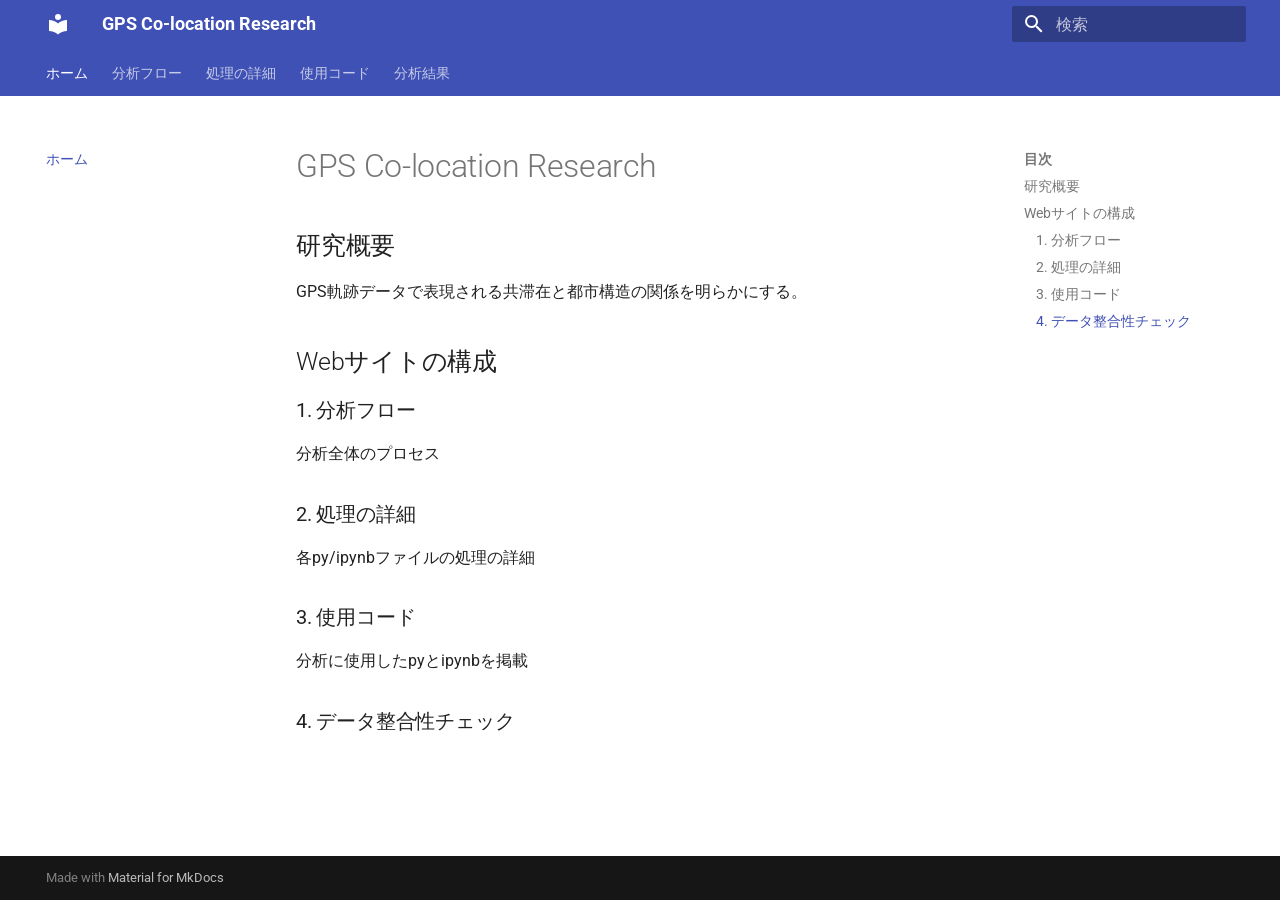
<file: index.html>
<!doctype html>
<html lang="ja" class="no-js">
  <head>
    
      <meta charset="utf-8">
      <meta name="viewport" content="width=device-width,initial-scale=1">
      
      
      
      
      
        <link rel="next" href="01_workflow/">
      
      
        
      
      
      <link rel="icon" href="assets/images/favicon.png">
      <meta name="generator" content="mkdocs-1.6.1, mkdocs-material-9.8.1">
    
    
      
        <title>GPS Co-location Research</title>
      
    
    
      <link rel="stylesheet" href="assets/stylesheets/main.57a0d79d.min.css">
      
      


    
    
      
    
    
      
        
        
        <link rel="preconnect" href="https://fonts.gstatic.com" crossorigin>
        <link rel="stylesheet" href="https://fonts.googleapis.com/css?family=Roboto:300,300i,400,400i,700,700i%7CRoboto+Mono:400,400i,700,700i&display=fallback">
        <style>:root{--md-text-font:"Roboto";--md-code-font:"Roboto Mono"}</style>
      
    
    
    <script>__md_scope=new URL(".",location),__md_hash=e=>[...e].reduce(((e,_)=>(e<<5)-e+_.charCodeAt(0)),0),__md_get=(e,_=localStorage,t=__md_scope)=>JSON.parse(_.getItem(t.pathname+"."+e)),__md_set=(e,_,t=localStorage,a=__md_scope)=>{try{t.setItem(a.pathname+"."+e,JSON.stringify(_))}catch(e){}}</script>
    
      

    
    
  </head>
  
  
    <body dir="ltr">
  
    
    <input class="md-toggle" data-md-toggle="drawer" type="checkbox" id="__drawer" autocomplete="off">
    <input class="md-toggle" data-md-toggle="search" type="checkbox" id="__search" autocomplete="off">
    <label class="md-overlay" for="__drawer"></label>
    <div data-md-component="skip">
      
        
        <a href="#gps-co-location-research" class="md-skip">
          コンテンツにスキップ
        </a>
      
    </div>
    <div data-md-component="announce">
      
    </div>
    
    
      

<header class="md-header" data-md-component="header">
  <nav class="md-header__inner md-grid" aria-label="ヘッダー">
    <a href="." title="GPS Co-location Research" class="md-header__button md-logo" aria-label="GPS Co-location Research" data-md-component="logo">
      
  
  <svg xmlns="http://www.w3.org/2000/svg" viewBox="0 0 24 24"><path d="M12 8a3 3 0 0 0 3-3 3 3 0 0 0-3-3 3 3 0 0 0-3 3 3 3 0 0 0 3 3m0 3.54C9.64 9.35 6.5 8 3 8v11c3.5 0 6.64 1.35 9 3.54 2.36-2.19 5.5-3.54 9-3.54V8c-3.5 0-6.64 1.35-9 3.54"/></svg>

    </a>
    <label class="md-header__button md-icon" for="__drawer">
      
      <svg xmlns="http://www.w3.org/2000/svg" viewBox="0 0 24 24"><path d="M3 6h18v2H3zm0 5h18v2H3zm0 5h18v2H3z"/></svg>
    </label>
    <div class="md-header__title" data-md-component="header-title">
      <div class="md-header__ellipsis">
        <div class="md-header__topic">
          <span class="md-ellipsis">
            GPS Co-location Research
          </span>
        </div>
        <div class="md-header__topic" data-md-component="header-topic">
          <span class="md-ellipsis">
            
              ホーム
            
          </span>
        </div>
      </div>
    </div>
    
    
      <script>var palette=__md_get("__palette");if(palette&&palette.color){if("(prefers-color-scheme)"===palette.color.media){var media=matchMedia("(prefers-color-scheme: light)"),input=document.querySelector(media.matches?"[data-md-color-media='(prefers-color-scheme: light)']":"[data-md-color-media='(prefers-color-scheme: dark)']");palette.color.media=input.getAttribute("data-md-color-media"),palette.color.scheme=input.getAttribute("data-md-color-scheme"),palette.color.primary=input.getAttribute("data-md-color-primary"),palette.color.accent=input.getAttribute("data-md-color-accent")}for(var[key,value]of Object.entries(palette.color))document.body.setAttribute("data-md-color-"+key,value)}</script>
    
    
    
      
      
        <label class="md-header__button md-icon" for="__search">
          
          <svg xmlns="http://www.w3.org/2000/svg" viewBox="0 0 24 24"><path d="M9.5 3A6.5 6.5 0 0 1 16 9.5c0 1.61-.59 3.09-1.56 4.23l.27.27h.79l5 5-1.5 1.5-5-5v-.79l-.27-.27A6.52 6.52 0 0 1 9.5 16 6.5 6.5 0 0 1 3 9.5 6.5 6.5 0 0 1 9.5 3m0 2C7 5 5 7 5 9.5S7 14 9.5 14 14 12 14 9.5 12 5 9.5 5"/></svg>
        </label>
        <div class="md-search" data-md-component="search" role="dialog">
  <label class="md-search__overlay" for="__search"></label>
  <div class="md-search__inner" role="search">
    <form class="md-search__form" name="search">
      <input type="text" class="md-search__input" name="query" aria-label="検索" placeholder="検索" autocapitalize="off" autocorrect="off" autocomplete="off" spellcheck="false" data-md-component="search-query" required>
      <label class="md-search__icon md-icon" for="__search">
        
        <svg xmlns="http://www.w3.org/2000/svg" viewBox="0 0 24 24"><path d="M9.5 3A6.5 6.5 0 0 1 16 9.5c0 1.61-.59 3.09-1.56 4.23l.27.27h.79l5 5-1.5 1.5-5-5v-.79l-.27-.27A6.52 6.52 0 0 1 9.5 16 6.5 6.5 0 0 1 3 9.5 6.5 6.5 0 0 1 9.5 3m0 2C7 5 5 7 5 9.5S7 14 9.5 14 14 12 14 9.5 12 5 9.5 5"/></svg>
        
        <svg xmlns="http://www.w3.org/2000/svg" viewBox="0 0 24 24"><path d="M20 11v2H8l5.5 5.5-1.42 1.42L4.16 12l7.92-7.92L13.5 5.5 8 11z"/></svg>
      </label>
      <nav class="md-search__options" aria-label="検索">
        
        <button type="reset" class="md-search__icon md-icon" title="クリア" aria-label="クリア" tabindex="-1">
          
          <svg xmlns="http://www.w3.org/2000/svg" viewBox="0 0 24 24"><path d="M19 6.41 17.59 5 12 10.59 6.41 5 5 6.41 10.59 12 5 17.59 6.41 19 12 13.41 17.59 19 19 17.59 13.41 12z"/></svg>
        </button>
      </nav>
      
    </form>
    <div class="md-search__output">
      <div class="md-search__scrollwrap" tabindex="0" data-md-scrollfix>
        <div class="md-search-result" data-md-component="search-result">
          <div class="md-search-result__meta">
            検索を初期化
          </div>
          <ol class="md-search-result__list" role="presentation"></ol>
        </div>
      </div>
    </div>
  </div>
</div>
      
    
    
  </nav>
  
</header>
    
    <div class="md-container" data-md-component="container">
      
      
        
          
            
<nav class="md-tabs" aria-label="タブ" data-md-component="tabs">
  <div class="md-grid">
    <ul class="md-tabs__list">
      
        
  
  
  
    
  
  
    <li class="md-tabs__item md-tabs__item--active">
      <a href="." class="md-tabs__link">
        
  
  
    
  
  ホーム

      </a>
    </li>
  

      
        
  
  
  
  
    
    
      <li class="md-tabs__item">
        <a href="01_workflow/" class="md-tabs__link">
          
  
  
  分析フロー

        </a>
      </li>
    
  

      
        
  
  
  
  
    
    
      <li class="md-tabs__item">
        <a href="02_methodology/stay/" class="md-tabs__link">
          
  
  
  処理の詳細

        </a>
      </li>
    
  

      
        
  
  
  
  
    
    
      <li class="md-tabs__item">
        <a href="03_source_code/" class="md-tabs__link">
          
  
  
  使用コード

        </a>
      </li>
    
  

      
        
  
  
  
  
    
    
      <li class="md-tabs__item">
        <a href="04_results/stay/" class="md-tabs__link">
          
  
  
  分析結果

        </a>
      </li>
    
  

      
    </ul>
  </div>
</nav>
          
        
      
      <main class="md-main" data-md-component="main">
        <div class="md-main__inner md-grid">
          
            
              
              <div class="md-sidebar md-sidebar--primary" data-md-component="sidebar" data-md-type="navigation" >
                <div class="md-sidebar__scrollwrap">
                  <div class="md-sidebar__inner">
                    


  


<nav class="md-nav md-nav--primary md-nav--lifted" aria-label="ナビゲーション" data-md-level="0">
  <label class="md-nav__title" for="__drawer">
    <a href="." title="GPS Co-location Research" class="md-nav__button md-logo" aria-label="GPS Co-location Research" data-md-component="logo">
      
  
  <svg xmlns="http://www.w3.org/2000/svg" viewBox="0 0 24 24"><path d="M12 8a3 3 0 0 0 3-3 3 3 0 0 0-3-3 3 3 0 0 0-3 3 3 3 0 0 0 3 3m0 3.54C9.64 9.35 6.5 8 3 8v11c3.5 0 6.64 1.35 9 3.54 2.36-2.19 5.5-3.54 9-3.54V8c-3.5 0-6.64 1.35-9 3.54"/></svg>

    </a>
    GPS Co-location Research
  </label>
  
  <ul class="md-nav__list" data-md-scrollfix>
    
      
      
  
  
    
  
  
  
    <li class="md-nav__item md-nav__item--active">
      
      <input class="md-nav__toggle md-toggle" type="checkbox" id="__toc">
      
      
        
      
      
        <label class="md-nav__link md-nav__link--active" for="__toc">
          
  
  
  <span class="md-ellipsis">
    
  
    ホーム
  

    
  </span>
  
  

          <span class="md-nav__icon md-icon"></span>
        </label>
      
      <a href="." class="md-nav__link md-nav__link--active">
        
  
  
  <span class="md-ellipsis">
    
  
    ホーム
  

    
  </span>
  
  

      </a>
      
        

<nav class="md-nav md-nav--secondary" aria-label="目次">
  
  
  
    
  
  
    <label class="md-nav__title" for="__toc">
      <span class="md-nav__icon md-icon"></span>
      目次
    </label>
    <ul class="md-nav__list" data-md-component="toc" data-md-scrollfix>
      
        <li class="md-nav__item">
  <a href="#_1" class="md-nav__link">
    <span class="md-ellipsis">
      
        研究概要
      
    </span>
  </a>
  
</li>
      
        <li class="md-nav__item">
  <a href="#web" class="md-nav__link">
    <span class="md-ellipsis">
      
        Webサイトの構成
      
    </span>
  </a>
  
    <nav class="md-nav" aria-label="Webサイトの構成">
      <ul class="md-nav__list">
        
          <li class="md-nav__item">
  <a href="#1" class="md-nav__link">
    <span class="md-ellipsis">
      
        1. 分析フロー
      
    </span>
  </a>
  
</li>
        
          <li class="md-nav__item">
  <a href="#2" class="md-nav__link">
    <span class="md-ellipsis">
      
        2. 処理の詳細
      
    </span>
  </a>
  
</li>
        
          <li class="md-nav__item">
  <a href="#3" class="md-nav__link">
    <span class="md-ellipsis">
      
        3. 使用コード
      
    </span>
  </a>
  
</li>
        
          <li class="md-nav__item">
  <a href="#4" class="md-nav__link">
    <span class="md-ellipsis">
      
        4. データ整合性チェック
      
    </span>
  </a>
  
</li>
        
      </ul>
    </nav>
  
</li>
      
    </ul>
  
</nav>
      
    </li>
  

    
      
      
  
  
  
  
    
    
    
    
      
      
        
      
    
    
    <li class="md-nav__item md-nav__item--nested">
      
        
        
        <input class="md-nav__toggle md-toggle " type="checkbox" id="__nav_2" >
        
          
          <label class="md-nav__link" for="__nav_2" id="__nav_2_label" tabindex="0">
            
  
  
  <span class="md-ellipsis">
    
  
    分析フロー
  

    
  </span>
  
  

            <span class="md-nav__icon md-icon"></span>
          </label>
        
        <nav class="md-nav" data-md-level="1" aria-labelledby="__nav_2_label" aria-expanded="false">
          <label class="md-nav__title" for="__nav_2">
            <span class="md-nav__icon md-icon"></span>
            
  
    分析フロー
  

          </label>
          <ul class="md-nav__list" data-md-scrollfix>
            
              
                
  
  
  
  
    <li class="md-nav__item">
      <a href="01_workflow/" class="md-nav__link">
        
  
  
  <span class="md-ellipsis">
    
  
    全体フロー
  

    
  </span>
  
  

      </a>
    </li>
  

              
            
          </ul>
        </nav>
      
    </li>
  

    
      
      
  
  
  
  
    
    
    
    
      
      
        
      
    
    
    <li class="md-nav__item md-nav__item--nested">
      
        
        
        <input class="md-nav__toggle md-toggle " type="checkbox" id="__nav_3" >
        
          
          <label class="md-nav__link" for="__nav_3" id="__nav_3_label" tabindex="0">
            
  
  
  <span class="md-ellipsis">
    
  
    処理の詳細
  

    
  </span>
  
  

            <span class="md-nav__icon md-icon"></span>
          </label>
        
        <nav class="md-nav" data-md-level="1" aria-labelledby="__nav_3_label" aria-expanded="false">
          <label class="md-nav__title" for="__nav_3">
            <span class="md-nav__icon md-icon"></span>
            
  
    処理の詳細
  

          </label>
          <ul class="md-nav__list" data-md-scrollfix>
            
              
                
  
  
  
  
    <li class="md-nav__item">
      <a href="02_methodology/stay/" class="md-nav__link">
        
  
  
  <span class="md-ellipsis">
    
  
    滞在抽出
  

    
  </span>
  
  

      </a>
    </li>
  

              
            
              
                
  
  
  
  
    <li class="md-nav__item">
      <a href="02_methodology/building/" class="md-nav__link">
        
  
  
  <span class="md-ellipsis">
    
  
    建物付与
  

    
  </span>
  
  

      </a>
    </li>
  

              
            
              
                
  
  
  
  
    <li class="md-nav__item">
      <a href="02_methodology/costay/" class="md-nav__link">
        
  
  
  <span class="md-ellipsis">
    
  
    共滞在抽出
  

    
  </span>
  
  

      </a>
    </li>
  

              
            
          </ul>
        </nav>
      
    </li>
  

    
      
      
  
  
  
  
    
    
    
    
      
      
        
      
    
    
    <li class="md-nav__item md-nav__item--nested">
      
        
        
        <input class="md-nav__toggle md-toggle " type="checkbox" id="__nav_4" >
        
          
          <label class="md-nav__link" for="__nav_4" id="__nav_4_label" tabindex="0">
            
  
  
  <span class="md-ellipsis">
    
  
    使用コード
  

    
  </span>
  
  

            <span class="md-nav__icon md-icon"></span>
          </label>
        
        <nav class="md-nav" data-md-level="1" aria-labelledby="__nav_4_label" aria-expanded="false">
          <label class="md-nav__title" for="__nav_4">
            <span class="md-nav__icon md-icon"></span>
            
  
    使用コード
  

          </label>
          <ul class="md-nav__list" data-md-scrollfix>
            
              
                
  
  
  
  
    <li class="md-nav__item">
      <a href="03_source_code/" class="md-nav__link">
        
  
  
  <span class="md-ellipsis">
    
  
    コード一覧
  

    
  </span>
  
  

      </a>
    </li>
  

              
            
              
                
  
  
  
  
    <li class="md-nav__item">
      <a href="03_source_code/notebooks/Stay_region_building/" class="md-nav__link">
        
  
  
  <span class="md-ellipsis">
    
  
    Zmap TOWN II 建物割当検証：全日付・全地域
  

    
  </span>
  
  

      </a>
    </li>
  

              
            
          </ul>
        </nav>
      
    </li>
  

    
      
      
  
  
  
  
    
    
    
    
      
      
        
      
    
    
    <li class="md-nav__item md-nav__item--nested">
      
        
        
        <input class="md-nav__toggle md-toggle " type="checkbox" id="__nav_5" >
        
          
          <label class="md-nav__link" for="__nav_5" id="__nav_5_label" tabindex="0">
            
  
  
  <span class="md-ellipsis">
    
  
    分析結果
  

    
  </span>
  
  

            <span class="md-nav__icon md-icon"></span>
          </label>
        
        <nav class="md-nav" data-md-level="1" aria-labelledby="__nav_5_label" aria-expanded="false">
          <label class="md-nav__title" for="__nav_5">
            <span class="md-nav__icon md-icon"></span>
            
  
    分析結果
  

          </label>
          <ul class="md-nav__list" data-md-scrollfix>
            
              
                
  
  
  
  
    <li class="md-nav__item">
      <a href="04_results/stay/" class="md-nav__link">
        
  
  
  <span class="md-ellipsis">
    
  
    滞在分析
  

    
  </span>
  
  

      </a>
    </li>
  

              
            
              
                
  
  
  
  
    <li class="md-nav__item">
      <a href="04_results/building/" class="md-nav__link">
        
  
  
  <span class="md-ellipsis">
    
  
    建物付与
  

    
  </span>
  
  

      </a>
    </li>
  

              
            
              
                
  
  
  
  
    <li class="md-nav__item">
      <a href="04_results/costay/" class="md-nav__link">
        
  
  
  <span class="md-ellipsis">
    
  
    共滞在分析
  

    
  </span>
  
  

      </a>
    </li>
  

              
            
          </ul>
        </nav>
      
    </li>
  

    
  </ul>
</nav>
                  </div>
                </div>
              </div>
            
            
              
              <div class="md-sidebar md-sidebar--secondary" data-md-component="sidebar" data-md-type="toc" >
                <div class="md-sidebar__scrollwrap">
                  <div class="md-sidebar__inner">
                    

<nav class="md-nav md-nav--secondary" aria-label="目次">
  
  
  
    
  
  
    <label class="md-nav__title" for="__toc">
      <span class="md-nav__icon md-icon"></span>
      目次
    </label>
    <ul class="md-nav__list" data-md-component="toc" data-md-scrollfix>
      
        <li class="md-nav__item">
  <a href="#_1" class="md-nav__link">
    <span class="md-ellipsis">
      
        研究概要
      
    </span>
  </a>
  
</li>
      
        <li class="md-nav__item">
  <a href="#web" class="md-nav__link">
    <span class="md-ellipsis">
      
        Webサイトの構成
      
    </span>
  </a>
  
    <nav class="md-nav" aria-label="Webサイトの構成">
      <ul class="md-nav__list">
        
          <li class="md-nav__item">
  <a href="#1" class="md-nav__link">
    <span class="md-ellipsis">
      
        1. 分析フロー
      
    </span>
  </a>
  
</li>
        
          <li class="md-nav__item">
  <a href="#2" class="md-nav__link">
    <span class="md-ellipsis">
      
        2. 処理の詳細
      
    </span>
  </a>
  
</li>
        
          <li class="md-nav__item">
  <a href="#3" class="md-nav__link">
    <span class="md-ellipsis">
      
        3. 使用コード
      
    </span>
  </a>
  
</li>
        
          <li class="md-nav__item">
  <a href="#4" class="md-nav__link">
    <span class="md-ellipsis">
      
        4. データ整合性チェック
      
    </span>
  </a>
  
</li>
        
      </ul>
    </nav>
  
</li>
      
    </ul>
  
</nav>
                  </div>
                </div>
              </div>
            
          
          
            <div class="md-content" data-md-component="content">
              
              <article class="md-content__inner md-typeset">
                
                  



<h1 id="gps-co-location-research">GPS Co-location Research</h1>
<h2 id="_1">研究概要</h2>
<p>GPS軌跡データで表現される共滞在と都市構造の関係を明らかにする。</p>
<h2 id="web">Webサイトの構成</h2>
<h3 id="1">1. 分析フロー</h3>
<p>分析全体のプロセス</p>
<h3 id="2">2. 処理の詳細</h3>
<p>各py/ipynbファイルの処理の詳細</p>
<h3 id="3">3. 使用コード</h3>
<p>分析に使用したpyとipynbを掲載</p>
<h3 id="4">4. データ整合性チェック</h3>












                
              </article>
            </div>
          
          
<script>var target=document.getElementById(location.hash.slice(1));target&&target.name&&(target.checked=target.name.startsWith("__tabbed_"))</script>
        </div>
        
      </main>
      
        <footer class="md-footer">
  
  <div class="md-footer-meta md-typeset">
    <div class="md-footer-meta__inner md-grid">
      <div class="md-copyright">
  
  
    Made with
    <a href="https://squidfunk.github.io/mkdocs-material/" target="_blank" rel="noopener">
      Material for MkDocs
    </a>
  
</div>
      
    </div>
  </div>
</footer>
      
    </div>
    <div class="md-dialog" data-md-component="dialog">
      <div class="md-dialog__inner md-typeset"></div>
    </div>
    
    
    
      
      
      <script id="__config" type="application/json">{"annotate": null, "base": ".", "features": ["navigation.tabs", "navigation.sections", "content.code.copy"], "search": "assets/javascripts/workers/search.a7633da7.min.js", "tags": null, "translations": {"clipboard.copied": "\u30b3\u30d4\u30fc\u3057\u307e\u3057\u305f", "clipboard.copy": "\u30af\u30ea\u30c3\u30d7\u30dc\u30fc\u30c9\u3078\u30b3\u30d4\u30fc", "search.result.more.one": "\u3053\u306e\u30da\u30fc\u30b8\u5185\u306b\u3082\u30461\u4ef6\u898b\u3064\u304b\u308a\u307e\u3057\u305f", "search.result.more.other": "\u3053\u306e\u30da\u30fc\u30b8\u5185\u306b\u3042\u3068#\u4ef6\u898b\u3064\u304b\u308a\u307e\u3057\u305f", "search.result.none": "\u4f55\u3082\u898b\u3064\u304b\u308a\u307e\u305b\u3093\u3067\u3057\u305f", "search.result.one": "1\u4ef6\u898b\u3064\u304b\u308a\u307e\u3057\u305f", "search.result.other": "#\u4ef6\u898b\u3064\u304b\u308a\u307e\u3057\u305f", "search.result.placeholder": "\u691c\u7d22\u30ad\u30fc\u30ef\u30fc\u30c9\u3092\u5165\u529b\u3057\u3066\u304f\u3060\u3055\u3044", "search.result.term.missing": "\u691c\u7d22\u306b\u542b\u307e\u308c\u306a\u3044", "select.version": "\u30d0\u30fc\u30b8\u30e7\u30f3\u5207\u308a\u66ff\u3048"}, "version": null}</script>
    
    
      <script src="assets/javascripts/bundle.a5f9d56c.min.js"></script>
      
    
  <script data-mkdocs-jupyter-mathjax="{&quot;url&quot;: &quot;https://cdn.jsdelivr.net/npm/mathjax@4.1.3/tex-mml-chtml.js&quot;, &quot;version&quot;: 4}">
/* Shared by full pages and Material's instant navigation. */
(() => {
  const config = JSON.parse(document.currentScript.dataset.mkdocsJupyterMathjax);
  if (window.mkdocsJupyterMathJax) return;

  let loading;
  let queue = Promise.resolve();
  let previous = [];

  const ready = async () => {
    if (!loading) {
      loading = (async () => {
        let math = window.MathJax;
        if (!math?.typesetPromise) {
          const url = new URL(config.url, document.baseURI).href;
          const existing = Array.from(document.scripts).find(script =>
            script.src && (script.src === url || script.id === 'MathJax-script' ||
              (/mathjax/i.test(script.src) &&
               /\/(?:MathJax|latest|(?:tex|mml)(?:-mml)?-(?:chtml|svg))\.js(?:[?#]|$)/i.test(script.src))));
          if (existing) {
            if (!math?.startup?.promise) {
              await new Promise((resolve, reject) => {
                existing.addEventListener('load', resolve, { once: true });
                existing.addEventListener('error', reject, { once: true });
              });
            }
          } else {
            // Keep site macros, delimiters and startup hooks when supplied.
            const options = math || {};
            window.MathJax = {
              ...options,
              loader: {
                ...options.loader,
                load: Array.from(new Set(['ui/safe', ...(options.loader?.load || [])]))
              },
              startup: { typeset: false, ...options.startup },
              tex: {
                tags: 'ams',
                useLabelIds: true,
                inlineMath: [['$', '$'], ['\\(', '\\)']],
                displayMath: [['$$', '$$'], ['\\[', '\\]']],
                processEscapes: true,
                processEnvironments: true,
                ...options.tex
              }
            };
            await new Promise((resolve, reject) => {
              const script = document.createElement('script');
              script.src = config.url;
              script.id = 'MathJax-script';
              script.async = true;
              script.onload = resolve;
              script.onerror = reject;
              document.head.appendChild(script);
            });
          }
        }
        math = window.MathJax;
        await math.startup.promise;
        return math;
      })();
    }
    const math = await loading;
    // A site owner can extend the v3 queue again on each navigation.
    await math.startup.promise;
    return math;
  };

  const unrendered = node => {
    if (node.matches('mjx-container')) return [];
    if (!node.querySelector('mjx-container')) return [node];
    // In v3, scanning generated assistive MathML again produces nested output.
    return Array.from(node.children).flatMap(unrendered);
  };

  const refresh = () => {
    // A separate chain also serializes v3, without changing v4's startup promise.
    queue = queue.then(async () => {
      const notebooks = Array.from(document.querySelectorAll('.jupyter-wrapper'));
      if (!notebooks.length && !previous.length) return;
      if (notebooks.length === previous.length &&
          notebooks.every((node, index) => node === previous[index])) return;
      const math = await ready();
      if (previous.length) {
        math.typesetClear(previous);
        math.texReset();
      }
      previous = notebooks.filter(node => node.isConnected);
      const pending = previous.flatMap(unrendered);
      if (pending.length) await math.typesetPromise(pending);
    }).catch(error => console.error('mkdocs-jupyter: MathJax rendering failed', error));
    return queue;
  };

  window.mkdocsJupyterMathJax = { refresh };
  const start = () => {
    if (typeof document$ !== 'undefined') document$.subscribe(refresh);
    else refresh();
  };
  // Theme bundles and user-provided MathJax scripts can follow notebook content.
  if (document.readyState === 'loading') {
    document.addEventListener('DOMContentLoaded', start, { once: true });
  } else start();
})();

</script>
</body>
</html>
</file>
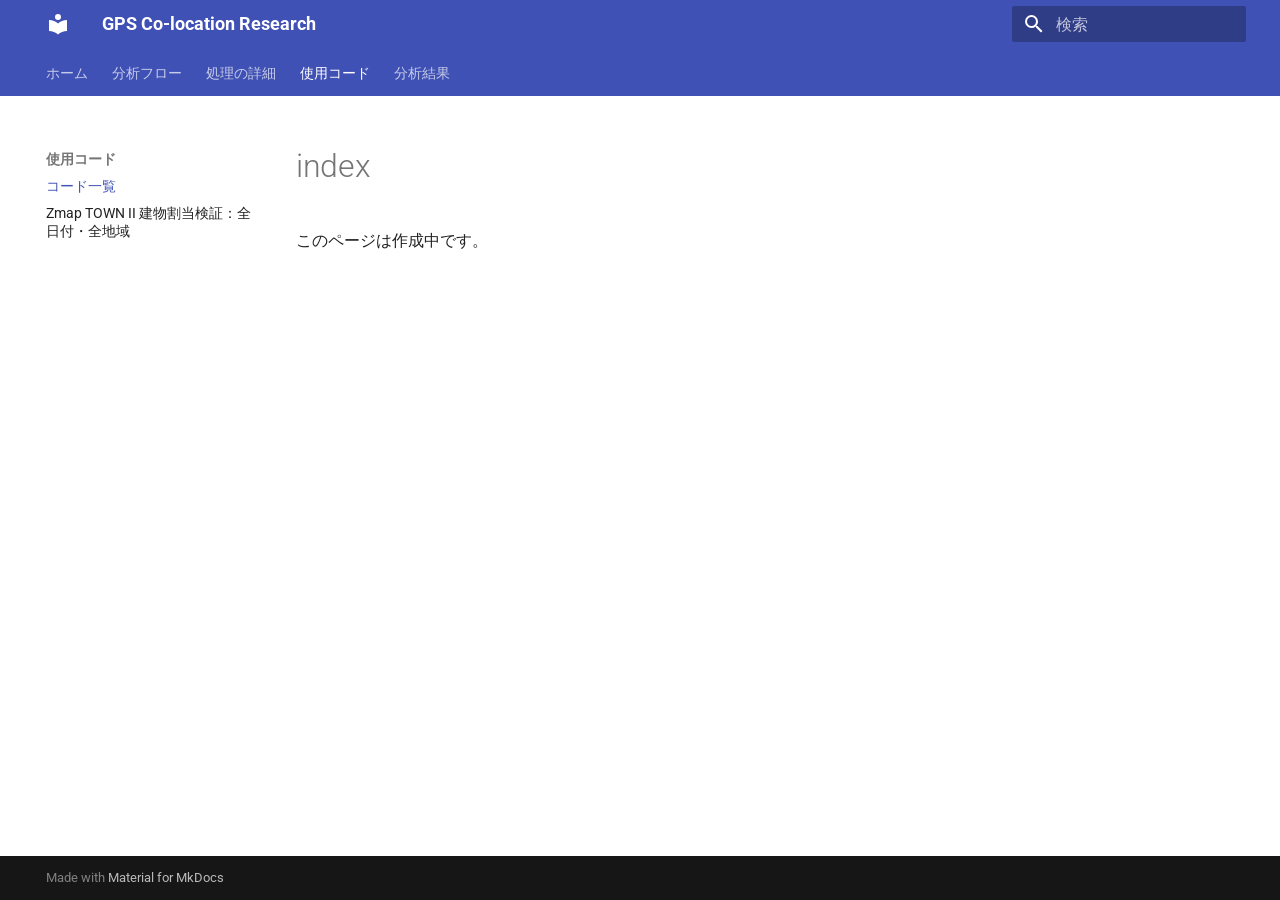
<file: 03_source_code/index.html>
<!doctype html>
<html lang="ja" class="no-js">
  <head>
    
      <meta charset="utf-8">
      <meta name="viewport" content="width=device-width,initial-scale=1">
      
      
      
      
        <link rel="prev" href="../02_methodology/costay/">
      
      
        <link rel="next" href="notebooks/Stay_region_building/">
      
      
        
      
      
      <link rel="icon" href="../assets/images/favicon.png">
      <meta name="generator" content="mkdocs-1.6.1, mkdocs-material-9.8.1">
    
    
      
        <title>コード一覧 - GPS Co-location Research</title>
      
    
    
      <link rel="stylesheet" href="../assets/stylesheets/main.57a0d79d.min.css">
      
      


    
    
      
    
    
      
        
        
        <link rel="preconnect" href="https://fonts.gstatic.com" crossorigin>
        <link rel="stylesheet" href="https://fonts.googleapis.com/css?family=Roboto:300,300i,400,400i,700,700i%7CRoboto+Mono:400,400i,700,700i&display=fallback">
        <style>:root{--md-text-font:"Roboto";--md-code-font:"Roboto Mono"}</style>
      
    
    
    <script>__md_scope=new URL("..",location),__md_hash=e=>[...e].reduce(((e,_)=>(e<<5)-e+_.charCodeAt(0)),0),__md_get=(e,_=localStorage,t=__md_scope)=>JSON.parse(_.getItem(t.pathname+"."+e)),__md_set=(e,_,t=localStorage,a=__md_scope)=>{try{t.setItem(a.pathname+"."+e,JSON.stringify(_))}catch(e){}}</script>
    
      

    
    
  </head>
  
  
    <body dir="ltr">
  
    
    <input class="md-toggle" data-md-toggle="drawer" type="checkbox" id="__drawer" autocomplete="off">
    <input class="md-toggle" data-md-toggle="search" type="checkbox" id="__search" autocomplete="off">
    <label class="md-overlay" for="__drawer"></label>
    <div data-md-component="skip">
      
        
        <a href="#index" class="md-skip">
          コンテンツにスキップ
        </a>
      
    </div>
    <div data-md-component="announce">
      
    </div>
    
    
      

<header class="md-header" data-md-component="header">
  <nav class="md-header__inner md-grid" aria-label="ヘッダー">
    <a href=".." title="GPS Co-location Research" class="md-header__button md-logo" aria-label="GPS Co-location Research" data-md-component="logo">
      
  
  <svg xmlns="http://www.w3.org/2000/svg" viewBox="0 0 24 24"><path d="M12 8a3 3 0 0 0 3-3 3 3 0 0 0-3-3 3 3 0 0 0-3 3 3 3 0 0 0 3 3m0 3.54C9.64 9.35 6.5 8 3 8v11c3.5 0 6.64 1.35 9 3.54 2.36-2.19 5.5-3.54 9-3.54V8c-3.5 0-6.64 1.35-9 3.54"/></svg>

    </a>
    <label class="md-header__button md-icon" for="__drawer">
      
      <svg xmlns="http://www.w3.org/2000/svg" viewBox="0 0 24 24"><path d="M3 6h18v2H3zm0 5h18v2H3zm0 5h18v2H3z"/></svg>
    </label>
    <div class="md-header__title" data-md-component="header-title">
      <div class="md-header__ellipsis">
        <div class="md-header__topic">
          <span class="md-ellipsis">
            GPS Co-location Research
          </span>
        </div>
        <div class="md-header__topic" data-md-component="header-topic">
          <span class="md-ellipsis">
            
              コード一覧
            
          </span>
        </div>
      </div>
    </div>
    
    
      <script>var palette=__md_get("__palette");if(palette&&palette.color){if("(prefers-color-scheme)"===palette.color.media){var media=matchMedia("(prefers-color-scheme: light)"),input=document.querySelector(media.matches?"[data-md-color-media='(prefers-color-scheme: light)']":"[data-md-color-media='(prefers-color-scheme: dark)']");palette.color.media=input.getAttribute("data-md-color-media"),palette.color.scheme=input.getAttribute("data-md-color-scheme"),palette.color.primary=input.getAttribute("data-md-color-primary"),palette.color.accent=input.getAttribute("data-md-color-accent")}for(var[key,value]of Object.entries(palette.color))document.body.setAttribute("data-md-color-"+key,value)}</script>
    
    
    
      
      
        <label class="md-header__button md-icon" for="__search">
          
          <svg xmlns="http://www.w3.org/2000/svg" viewBox="0 0 24 24"><path d="M9.5 3A6.5 6.5 0 0 1 16 9.5c0 1.61-.59 3.09-1.56 4.23l.27.27h.79l5 5-1.5 1.5-5-5v-.79l-.27-.27A6.52 6.52 0 0 1 9.5 16 6.5 6.5 0 0 1 3 9.5 6.5 6.5 0 0 1 9.5 3m0 2C7 5 5 7 5 9.5S7 14 9.5 14 14 12 14 9.5 12 5 9.5 5"/></svg>
        </label>
        <div class="md-search" data-md-component="search" role="dialog">
  <label class="md-search__overlay" for="__search"></label>
  <div class="md-search__inner" role="search">
    <form class="md-search__form" name="search">
      <input type="text" class="md-search__input" name="query" aria-label="検索" placeholder="検索" autocapitalize="off" autocorrect="off" autocomplete="off" spellcheck="false" data-md-component="search-query" required>
      <label class="md-search__icon md-icon" for="__search">
        
        <svg xmlns="http://www.w3.org/2000/svg" viewBox="0 0 24 24"><path d="M9.5 3A6.5 6.5 0 0 1 16 9.5c0 1.61-.59 3.09-1.56 4.23l.27.27h.79l5 5-1.5 1.5-5-5v-.79l-.27-.27A6.52 6.52 0 0 1 9.5 16 6.5 6.5 0 0 1 3 9.5 6.5 6.5 0 0 1 9.5 3m0 2C7 5 5 7 5 9.5S7 14 9.5 14 14 12 14 9.5 12 5 9.5 5"/></svg>
        
        <svg xmlns="http://www.w3.org/2000/svg" viewBox="0 0 24 24"><path d="M20 11v2H8l5.5 5.5-1.42 1.42L4.16 12l7.92-7.92L13.5 5.5 8 11z"/></svg>
      </label>
      <nav class="md-search__options" aria-label="検索">
        
        <button type="reset" class="md-search__icon md-icon" title="クリア" aria-label="クリア" tabindex="-1">
          
          <svg xmlns="http://www.w3.org/2000/svg" viewBox="0 0 24 24"><path d="M19 6.41 17.59 5 12 10.59 6.41 5 5 6.41 10.59 12 5 17.59 6.41 19 12 13.41 17.59 19 19 17.59 13.41 12z"/></svg>
        </button>
      </nav>
      
    </form>
    <div class="md-search__output">
      <div class="md-search__scrollwrap" tabindex="0" data-md-scrollfix>
        <div class="md-search-result" data-md-component="search-result">
          <div class="md-search-result__meta">
            検索を初期化
          </div>
          <ol class="md-search-result__list" role="presentation"></ol>
        </div>
      </div>
    </div>
  </div>
</div>
      
    
    
  </nav>
  
</header>
    
    <div class="md-container" data-md-component="container">
      
      
        
          
            
<nav class="md-tabs" aria-label="タブ" data-md-component="tabs">
  <div class="md-grid">
    <ul class="md-tabs__list">
      
        
  
  
  
  
    <li class="md-tabs__item">
      <a href=".." class="md-tabs__link">
        
  
  
    
  
  ホーム

      </a>
    </li>
  

      
        
  
  
  
  
    
    
      <li class="md-tabs__item">
        <a href="../01_workflow/" class="md-tabs__link">
          
  
  
  分析フロー

        </a>
      </li>
    
  

      
        
  
  
  
  
    
    
      <li class="md-tabs__item">
        <a href="../02_methodology/stay/" class="md-tabs__link">
          
  
  
  処理の詳細

        </a>
      </li>
    
  

      
        
  
  
  
    
  
  
    
    
      <li class="md-tabs__item md-tabs__item--active">
        <a href="./" class="md-tabs__link">
          
  
  
  使用コード

        </a>
      </li>
    
  

      
        
  
  
  
  
    
    
      <li class="md-tabs__item">
        <a href="../04_results/stay/" class="md-tabs__link">
          
  
  
  分析結果

        </a>
      </li>
    
  

      
    </ul>
  </div>
</nav>
          
        
      
      <main class="md-main" data-md-component="main">
        <div class="md-main__inner md-grid">
          
            
              
              <div class="md-sidebar md-sidebar--primary" data-md-component="sidebar" data-md-type="navigation" >
                <div class="md-sidebar__scrollwrap">
                  <div class="md-sidebar__inner">
                    


  


<nav class="md-nav md-nav--primary md-nav--lifted" aria-label="ナビゲーション" data-md-level="0">
  <label class="md-nav__title" for="__drawer">
    <a href=".." title="GPS Co-location Research" class="md-nav__button md-logo" aria-label="GPS Co-location Research" data-md-component="logo">
      
  
  <svg xmlns="http://www.w3.org/2000/svg" viewBox="0 0 24 24"><path d="M12 8a3 3 0 0 0 3-3 3 3 0 0 0-3-3 3 3 0 0 0-3 3 3 3 0 0 0 3 3m0 3.54C9.64 9.35 6.5 8 3 8v11c3.5 0 6.64 1.35 9 3.54 2.36-2.19 5.5-3.54 9-3.54V8c-3.5 0-6.64 1.35-9 3.54"/></svg>

    </a>
    GPS Co-location Research
  </label>
  
  <ul class="md-nav__list" data-md-scrollfix>
    
      
      
  
  
  
  
    <li class="md-nav__item">
      <a href=".." class="md-nav__link">
        
  
  
  <span class="md-ellipsis">
    
  
    ホーム
  

    
  </span>
  
  

      </a>
    </li>
  

    
      
      
  
  
  
  
    
    
    
    
      
      
        
      
    
    
    <li class="md-nav__item md-nav__item--nested">
      
        
        
        <input class="md-nav__toggle md-toggle " type="checkbox" id="__nav_2" >
        
          
          <label class="md-nav__link" for="__nav_2" id="__nav_2_label" tabindex="0">
            
  
  
  <span class="md-ellipsis">
    
  
    分析フロー
  

    
  </span>
  
  

            <span class="md-nav__icon md-icon"></span>
          </label>
        
        <nav class="md-nav" data-md-level="1" aria-labelledby="__nav_2_label" aria-expanded="false">
          <label class="md-nav__title" for="__nav_2">
            <span class="md-nav__icon md-icon"></span>
            
  
    分析フロー
  

          </label>
          <ul class="md-nav__list" data-md-scrollfix>
            
              
                
  
  
  
  
    <li class="md-nav__item">
      <a href="../01_workflow/" class="md-nav__link">
        
  
  
  <span class="md-ellipsis">
    
  
    全体フロー
  

    
  </span>
  
  

      </a>
    </li>
  

              
            
          </ul>
        </nav>
      
    </li>
  

    
      
      
  
  
  
  
    
    
    
    
      
      
        
      
    
    
    <li class="md-nav__item md-nav__item--nested">
      
        
        
        <input class="md-nav__toggle md-toggle " type="checkbox" id="__nav_3" >
        
          
          <label class="md-nav__link" for="__nav_3" id="__nav_3_label" tabindex="0">
            
  
  
  <span class="md-ellipsis">
    
  
    処理の詳細
  

    
  </span>
  
  

            <span class="md-nav__icon md-icon"></span>
          </label>
        
        <nav class="md-nav" data-md-level="1" aria-labelledby="__nav_3_label" aria-expanded="false">
          <label class="md-nav__title" for="__nav_3">
            <span class="md-nav__icon md-icon"></span>
            
  
    処理の詳細
  

          </label>
          <ul class="md-nav__list" data-md-scrollfix>
            
              
                
  
  
  
  
    <li class="md-nav__item">
      <a href="../02_methodology/stay/" class="md-nav__link">
        
  
  
  <span class="md-ellipsis">
    
  
    滞在抽出
  

    
  </span>
  
  

      </a>
    </li>
  

              
            
              
                
  
  
  
  
    <li class="md-nav__item">
      <a href="../02_methodology/building/" class="md-nav__link">
        
  
  
  <span class="md-ellipsis">
    
  
    建物付与
  

    
  </span>
  
  

      </a>
    </li>
  

              
            
              
                
  
  
  
  
    <li class="md-nav__item">
      <a href="../02_methodology/costay/" class="md-nav__link">
        
  
  
  <span class="md-ellipsis">
    
  
    共滞在抽出
  

    
  </span>
  
  

      </a>
    </li>
  

              
            
          </ul>
        </nav>
      
    </li>
  

    
      
      
  
  
    
  
  
  
    
    
    
    
      
        
        
      
      
        
      
    
    
    <li class="md-nav__item md-nav__item--active md-nav__item--section md-nav__item--nested">
      
        
        
        <input class="md-nav__toggle md-toggle " type="checkbox" id="__nav_4" checked>
        
          
          <label class="md-nav__link" for="__nav_4" id="__nav_4_label" tabindex="">
            
  
  
  <span class="md-ellipsis">
    
  
    使用コード
  

    
  </span>
  
  

            <span class="md-nav__icon md-icon"></span>
          </label>
        
        <nav class="md-nav" data-md-level="1" aria-labelledby="__nav_4_label" aria-expanded="true">
          <label class="md-nav__title" for="__nav_4">
            <span class="md-nav__icon md-icon"></span>
            
  
    使用コード
  

          </label>
          <ul class="md-nav__list" data-md-scrollfix>
            
              
                
  
  
    
  
  
  
    <li class="md-nav__item md-nav__item--active">
      
      <input class="md-nav__toggle md-toggle" type="checkbox" id="__toc">
      
      
        
      
      
      <a href="./" class="md-nav__link md-nav__link--active">
        
  
  
  <span class="md-ellipsis">
    
  
    コード一覧
  

    
  </span>
  
  

      </a>
      
    </li>
  

              
            
              
                
  
  
  
  
    <li class="md-nav__item">
      <a href="notebooks/Stay_region_building/" class="md-nav__link">
        
  
  
  <span class="md-ellipsis">
    
  
    Zmap TOWN II 建物割当検証：全日付・全地域
  

    
  </span>
  
  

      </a>
    </li>
  

              
            
          </ul>
        </nav>
      
    </li>
  

    
      
      
  
  
  
  
    
    
    
    
      
      
        
      
    
    
    <li class="md-nav__item md-nav__item--nested">
      
        
        
        <input class="md-nav__toggle md-toggle " type="checkbox" id="__nav_5" >
        
          
          <label class="md-nav__link" for="__nav_5" id="__nav_5_label" tabindex="0">
            
  
  
  <span class="md-ellipsis">
    
  
    分析結果
  

    
  </span>
  
  

            <span class="md-nav__icon md-icon"></span>
          </label>
        
        <nav class="md-nav" data-md-level="1" aria-labelledby="__nav_5_label" aria-expanded="false">
          <label class="md-nav__title" for="__nav_5">
            <span class="md-nav__icon md-icon"></span>
            
  
    分析結果
  

          </label>
          <ul class="md-nav__list" data-md-scrollfix>
            
              
                
  
  
  
  
    <li class="md-nav__item">
      <a href="../04_results/stay/" class="md-nav__link">
        
  
  
  <span class="md-ellipsis">
    
  
    滞在分析
  

    
  </span>
  
  

      </a>
    </li>
  

              
            
              
                
  
  
  
  
    <li class="md-nav__item">
      <a href="../04_results/building/" class="md-nav__link">
        
  
  
  <span class="md-ellipsis">
    
  
    建物付与
  

    
  </span>
  
  

      </a>
    </li>
  

              
            
              
                
  
  
  
  
    <li class="md-nav__item">
      <a href="../04_results/costay/" class="md-nav__link">
        
  
  
  <span class="md-ellipsis">
    
  
    共滞在分析
  

    
  </span>
  
  

      </a>
    </li>
  

              
            
          </ul>
        </nav>
      
    </li>
  

    
  </ul>
</nav>
                  </div>
                </div>
              </div>
            
            
              
              <div class="md-sidebar md-sidebar--secondary" data-md-component="sidebar" data-md-type="toc" >
                <div class="md-sidebar__scrollwrap">
                  <div class="md-sidebar__inner">
                    

<nav class="md-nav md-nav--secondary" aria-label="目次">
  
  
  
    
  
  
</nav>
                  </div>
                </div>
              </div>
            
          
          
            <div class="md-content" data-md-component="content">
              
              <article class="md-content__inner md-typeset">
                
                  



<h1 id="index">index</h1>
<p>このページは作成中です。</p>












                
              </article>
            </div>
          
          
<script>var target=document.getElementById(location.hash.slice(1));target&&target.name&&(target.checked=target.name.startsWith("__tabbed_"))</script>
        </div>
        
      </main>
      
        <footer class="md-footer">
  
  <div class="md-footer-meta md-typeset">
    <div class="md-footer-meta__inner md-grid">
      <div class="md-copyright">
  
  
    Made with
    <a href="https://squidfunk.github.io/mkdocs-material/" target="_blank" rel="noopener">
      Material for MkDocs
    </a>
  
</div>
      
    </div>
  </div>
</footer>
      
    </div>
    <div class="md-dialog" data-md-component="dialog">
      <div class="md-dialog__inner md-typeset"></div>
    </div>
    
    
    
      
      
      <script id="__config" type="application/json">{"annotate": null, "base": "..", "features": ["navigation.tabs", "navigation.sections", "content.code.copy"], "search": "../assets/javascripts/workers/search.a7633da7.min.js", "tags": null, "translations": {"clipboard.copied": "\u30b3\u30d4\u30fc\u3057\u307e\u3057\u305f", "clipboard.copy": "\u30af\u30ea\u30c3\u30d7\u30dc\u30fc\u30c9\u3078\u30b3\u30d4\u30fc", "search.result.more.one": "\u3053\u306e\u30da\u30fc\u30b8\u5185\u306b\u3082\u30461\u4ef6\u898b\u3064\u304b\u308a\u307e\u3057\u305f", "search.result.more.other": "\u3053\u306e\u30da\u30fc\u30b8\u5185\u306b\u3042\u3068#\u4ef6\u898b\u3064\u304b\u308a\u307e\u3057\u305f", "search.result.none": "\u4f55\u3082\u898b\u3064\u304b\u308a\u307e\u305b\u3093\u3067\u3057\u305f", "search.result.one": "1\u4ef6\u898b\u3064\u304b\u308a\u307e\u3057\u305f", "search.result.other": "#\u4ef6\u898b\u3064\u304b\u308a\u307e\u3057\u305f", "search.result.placeholder": "\u691c\u7d22\u30ad\u30fc\u30ef\u30fc\u30c9\u3092\u5165\u529b\u3057\u3066\u304f\u3060\u3055\u3044", "search.result.term.missing": "\u691c\u7d22\u306b\u542b\u307e\u308c\u306a\u3044", "select.version": "\u30d0\u30fc\u30b8\u30e7\u30f3\u5207\u308a\u66ff\u3048"}, "version": null}</script>
    
    
      <script src="../assets/javascripts/bundle.a5f9d56c.min.js"></script>
      
    
  <script data-mkdocs-jupyter-mathjax="{&quot;url&quot;: &quot;https://cdn.jsdelivr.net/npm/mathjax@4.1.3/tex-mml-chtml.js&quot;, &quot;version&quot;: 4}">
/* Shared by full pages and Material's instant navigation. */
(() => {
  const config = JSON.parse(document.currentScript.dataset.mkdocsJupyterMathjax);
  if (window.mkdocsJupyterMathJax) return;

  let loading;
  let queue = Promise.resolve();
  let previous = [];

  const ready = async () => {
    if (!loading) {
      loading = (async () => {
        let math = window.MathJax;
        if (!math?.typesetPromise) {
          const url = new URL(config.url, document.baseURI).href;
          const existing = Array.from(document.scripts).find(script =>
            script.src && (script.src === url || script.id === 'MathJax-script' ||
              (/mathjax/i.test(script.src) &&
               /\/(?:MathJax|latest|(?:tex|mml)(?:-mml)?-(?:chtml|svg))\.js(?:[?#]|$)/i.test(script.src))));
          if (existing) {
            if (!math?.startup?.promise) {
              await new Promise((resolve, reject) => {
                existing.addEventListener('load', resolve, { once: true });
                existing.addEventListener('error', reject, { once: true });
              });
            }
          } else {
            // Keep site macros, delimiters and startup hooks when supplied.
            const options = math || {};
            window.MathJax = {
              ...options,
              loader: {
                ...options.loader,
                load: Array.from(new Set(['ui/safe', ...(options.loader?.load || [])]))
              },
              startup: { typeset: false, ...options.startup },
              tex: {
                tags: 'ams',
                useLabelIds: true,
                inlineMath: [['$', '$'], ['\\(', '\\)']],
                displayMath: [['$$', '$$'], ['\\[', '\\]']],
                processEscapes: true,
                processEnvironments: true,
                ...options.tex
              }
            };
            await new Promise((resolve, reject) => {
              const script = document.createElement('script');
              script.src = config.url;
              script.id = 'MathJax-script';
              script.async = true;
              script.onload = resolve;
              script.onerror = reject;
              document.head.appendChild(script);
            });
          }
        }
        math = window.MathJax;
        await math.startup.promise;
        return math;
      })();
    }
    const math = await loading;
    // A site owner can extend the v3 queue again on each navigation.
    await math.startup.promise;
    return math;
  };

  const unrendered = node => {
    if (node.matches('mjx-container')) return [];
    if (!node.querySelector('mjx-container')) return [node];
    // In v3, scanning generated assistive MathML again produces nested output.
    return Array.from(node.children).flatMap(unrendered);
  };

  const refresh = () => {
    // A separate chain also serializes v3, without changing v4's startup promise.
    queue = queue.then(async () => {
      const notebooks = Array.from(document.querySelectorAll('.jupyter-wrapper'));
      if (!notebooks.length && !previous.length) return;
      if (notebooks.length === previous.length &&
          notebooks.every((node, index) => node === previous[index])) return;
      const math = await ready();
      if (previous.length) {
        math.typesetClear(previous);
        math.texReset();
      }
      previous = notebooks.filter(node => node.isConnected);
      const pending = previous.flatMap(unrendered);
      if (pending.length) await math.typesetPromise(pending);
    }).catch(error => console.error('mkdocs-jupyter: MathJax rendering failed', error));
    return queue;
  };

  window.mkdocsJupyterMathJax = { refresh };
  const start = () => {
    if (typeof document$ !== 'undefined') document$.subscribe(refresh);
    else refresh();
  };
  // Theme bundles and user-provided MathJax scripts can follow notebook content.
  if (document.readyState === 'loading') {
    document.addEventListener('DOMContentLoaded', start, { once: true });
  } else start();
})();

</script>
</body>
</html>
</file>
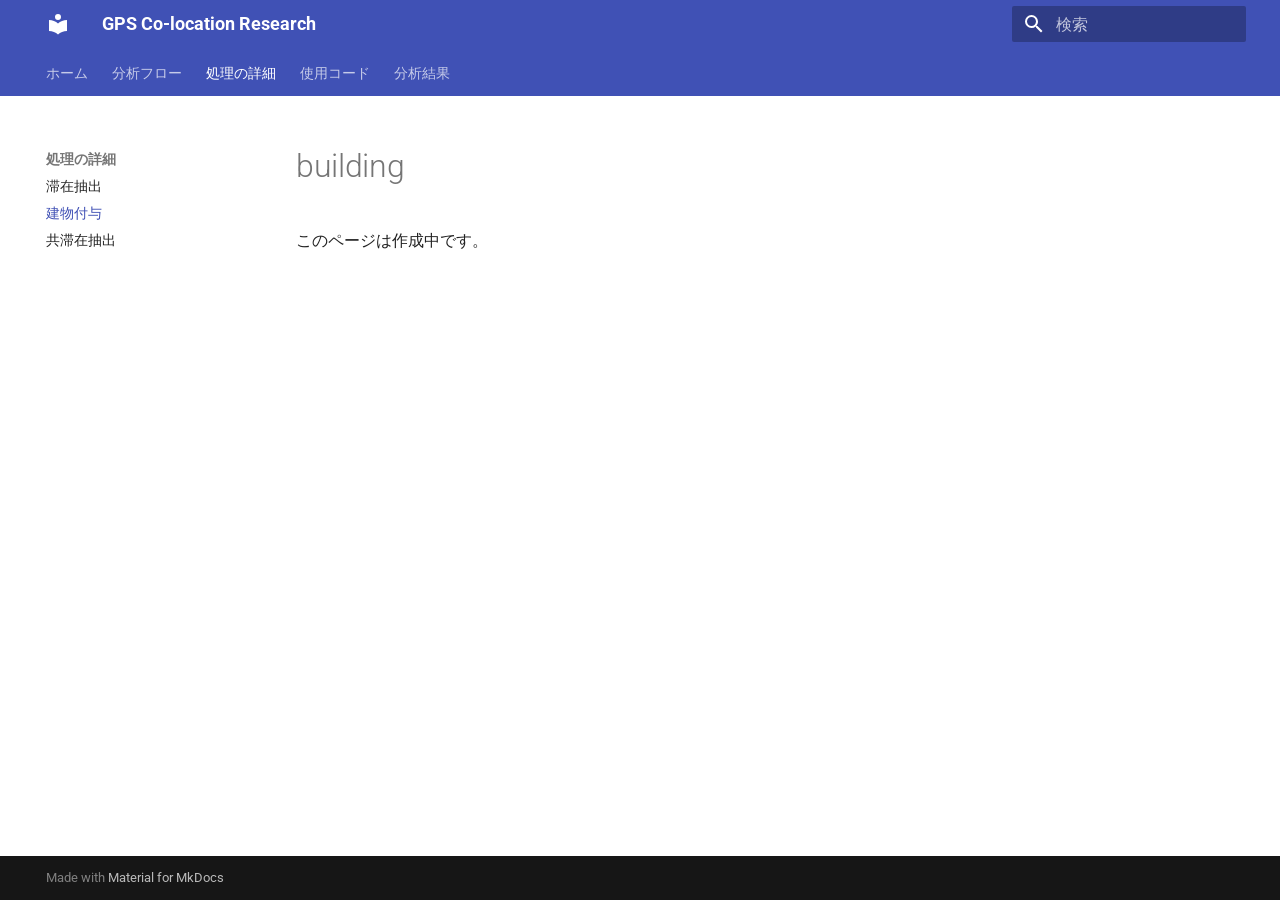
<file: 02_methodology/building/index.html>
<!doctype html>
<html lang="ja" class="no-js">
  <head>
    
      <meta charset="utf-8">
      <meta name="viewport" content="width=device-width,initial-scale=1">
      
      
      
      
        <link rel="prev" href="../stay/">
      
      
        <link rel="next" href="../costay/">
      
      
        
      
      
      <link rel="icon" href="../../assets/images/favicon.png">
      <meta name="generator" content="mkdocs-1.6.1, mkdocs-material-9.8.1">
    
    
      
        <title>建物付与 - GPS Co-location Research</title>
      
    
    
      <link rel="stylesheet" href="../../assets/stylesheets/main.57a0d79d.min.css">
      
      


    
    
      
    
    
      
        
        
        <link rel="preconnect" href="https://fonts.gstatic.com" crossorigin>
        <link rel="stylesheet" href="https://fonts.googleapis.com/css?family=Roboto:300,300i,400,400i,700,700i%7CRoboto+Mono:400,400i,700,700i&display=fallback">
        <style>:root{--md-text-font:"Roboto";--md-code-font:"Roboto Mono"}</style>
      
    
    
    <script>__md_scope=new URL("../..",location),__md_hash=e=>[...e].reduce(((e,_)=>(e<<5)-e+_.charCodeAt(0)),0),__md_get=(e,_=localStorage,t=__md_scope)=>JSON.parse(_.getItem(t.pathname+"."+e)),__md_set=(e,_,t=localStorage,a=__md_scope)=>{try{t.setItem(a.pathname+"."+e,JSON.stringify(_))}catch(e){}}</script>
    
      

    
    
  </head>
  
  
    <body dir="ltr">
  
    
    <input class="md-toggle" data-md-toggle="drawer" type="checkbox" id="__drawer" autocomplete="off">
    <input class="md-toggle" data-md-toggle="search" type="checkbox" id="__search" autocomplete="off">
    <label class="md-overlay" for="__drawer"></label>
    <div data-md-component="skip">
      
        
        <a href="#building" class="md-skip">
          コンテンツにスキップ
        </a>
      
    </div>
    <div data-md-component="announce">
      
    </div>
    
    
      

<header class="md-header" data-md-component="header">
  <nav class="md-header__inner md-grid" aria-label="ヘッダー">
    <a href="../.." title="GPS Co-location Research" class="md-header__button md-logo" aria-label="GPS Co-location Research" data-md-component="logo">
      
  
  <svg xmlns="http://www.w3.org/2000/svg" viewBox="0 0 24 24"><path d="M12 8a3 3 0 0 0 3-3 3 3 0 0 0-3-3 3 3 0 0 0-3 3 3 3 0 0 0 3 3m0 3.54C9.64 9.35 6.5 8 3 8v11c3.5 0 6.64 1.35 9 3.54 2.36-2.19 5.5-3.54 9-3.54V8c-3.5 0-6.64 1.35-9 3.54"/></svg>

    </a>
    <label class="md-header__button md-icon" for="__drawer">
      
      <svg xmlns="http://www.w3.org/2000/svg" viewBox="0 0 24 24"><path d="M3 6h18v2H3zm0 5h18v2H3zm0 5h18v2H3z"/></svg>
    </label>
    <div class="md-header__title" data-md-component="header-title">
      <div class="md-header__ellipsis">
        <div class="md-header__topic">
          <span class="md-ellipsis">
            GPS Co-location Research
          </span>
        </div>
        <div class="md-header__topic" data-md-component="header-topic">
          <span class="md-ellipsis">
            
              建物付与
            
          </span>
        </div>
      </div>
    </div>
    
    
      <script>var palette=__md_get("__palette");if(palette&&palette.color){if("(prefers-color-scheme)"===palette.color.media){var media=matchMedia("(prefers-color-scheme: light)"),input=document.querySelector(media.matches?"[data-md-color-media='(prefers-color-scheme: light)']":"[data-md-color-media='(prefers-color-scheme: dark)']");palette.color.media=input.getAttribute("data-md-color-media"),palette.color.scheme=input.getAttribute("data-md-color-scheme"),palette.color.primary=input.getAttribute("data-md-color-primary"),palette.color.accent=input.getAttribute("data-md-color-accent")}for(var[key,value]of Object.entries(palette.color))document.body.setAttribute("data-md-color-"+key,value)}</script>
    
    
    
      
      
        <label class="md-header__button md-icon" for="__search">
          
          <svg xmlns="http://www.w3.org/2000/svg" viewBox="0 0 24 24"><path d="M9.5 3A6.5 6.5 0 0 1 16 9.5c0 1.61-.59 3.09-1.56 4.23l.27.27h.79l5 5-1.5 1.5-5-5v-.79l-.27-.27A6.52 6.52 0 0 1 9.5 16 6.5 6.5 0 0 1 3 9.5 6.5 6.5 0 0 1 9.5 3m0 2C7 5 5 7 5 9.5S7 14 9.5 14 14 12 14 9.5 12 5 9.5 5"/></svg>
        </label>
        <div class="md-search" data-md-component="search" role="dialog">
  <label class="md-search__overlay" for="__search"></label>
  <div class="md-search__inner" role="search">
    <form class="md-search__form" name="search">
      <input type="text" class="md-search__input" name="query" aria-label="検索" placeholder="検索" autocapitalize="off" autocorrect="off" autocomplete="off" spellcheck="false" data-md-component="search-query" required>
      <label class="md-search__icon md-icon" for="__search">
        
        <svg xmlns="http://www.w3.org/2000/svg" viewBox="0 0 24 24"><path d="M9.5 3A6.5 6.5 0 0 1 16 9.5c0 1.61-.59 3.09-1.56 4.23l.27.27h.79l5 5-1.5 1.5-5-5v-.79l-.27-.27A6.52 6.52 0 0 1 9.5 16 6.5 6.5 0 0 1 3 9.5 6.5 6.5 0 0 1 9.5 3m0 2C7 5 5 7 5 9.5S7 14 9.5 14 14 12 14 9.5 12 5 9.5 5"/></svg>
        
        <svg xmlns="http://www.w3.org/2000/svg" viewBox="0 0 24 24"><path d="M20 11v2H8l5.5 5.5-1.42 1.42L4.16 12l7.92-7.92L13.5 5.5 8 11z"/></svg>
      </label>
      <nav class="md-search__options" aria-label="検索">
        
        <button type="reset" class="md-search__icon md-icon" title="クリア" aria-label="クリア" tabindex="-1">
          
          <svg xmlns="http://www.w3.org/2000/svg" viewBox="0 0 24 24"><path d="M19 6.41 17.59 5 12 10.59 6.41 5 5 6.41 10.59 12 5 17.59 6.41 19 12 13.41 17.59 19 19 17.59 13.41 12z"/></svg>
        </button>
      </nav>
      
    </form>
    <div class="md-search__output">
      <div class="md-search__scrollwrap" tabindex="0" data-md-scrollfix>
        <div class="md-search-result" data-md-component="search-result">
          <div class="md-search-result__meta">
            検索を初期化
          </div>
          <ol class="md-search-result__list" role="presentation"></ol>
        </div>
      </div>
    </div>
  </div>
</div>
      
    
    
  </nav>
  
</header>
    
    <div class="md-container" data-md-component="container">
      
      
        
          
            
<nav class="md-tabs" aria-label="タブ" data-md-component="tabs">
  <div class="md-grid">
    <ul class="md-tabs__list">
      
        
  
  
  
  
    <li class="md-tabs__item">
      <a href="../.." class="md-tabs__link">
        
  
  
    
  
  ホーム

      </a>
    </li>
  

      
        
  
  
  
  
    
    
      <li class="md-tabs__item">
        <a href="../../01_workflow/" class="md-tabs__link">
          
  
  
  分析フロー

        </a>
      </li>
    
  

      
        
  
  
  
    
  
  
    
    
      <li class="md-tabs__item md-tabs__item--active">
        <a href="../stay/" class="md-tabs__link">
          
  
  
  処理の詳細

        </a>
      </li>
    
  

      
        
  
  
  
  
    
    
      <li class="md-tabs__item">
        <a href="../../03_source_code/" class="md-tabs__link">
          
  
  
  使用コード

        </a>
      </li>
    
  

      
        
  
  
  
  
    
    
      <li class="md-tabs__item">
        <a href="../../04_results/stay/" class="md-tabs__link">
          
  
  
  分析結果

        </a>
      </li>
    
  

      
    </ul>
  </div>
</nav>
          
        
      
      <main class="md-main" data-md-component="main">
        <div class="md-main__inner md-grid">
          
            
              
              <div class="md-sidebar md-sidebar--primary" data-md-component="sidebar" data-md-type="navigation" >
                <div class="md-sidebar__scrollwrap">
                  <div class="md-sidebar__inner">
                    


  


<nav class="md-nav md-nav--primary md-nav--lifted" aria-label="ナビゲーション" data-md-level="0">
  <label class="md-nav__title" for="__drawer">
    <a href="../.." title="GPS Co-location Research" class="md-nav__button md-logo" aria-label="GPS Co-location Research" data-md-component="logo">
      
  
  <svg xmlns="http://www.w3.org/2000/svg" viewBox="0 0 24 24"><path d="M12 8a3 3 0 0 0 3-3 3 3 0 0 0-3-3 3 3 0 0 0-3 3 3 3 0 0 0 3 3m0 3.54C9.64 9.35 6.5 8 3 8v11c3.5 0 6.64 1.35 9 3.54 2.36-2.19 5.5-3.54 9-3.54V8c-3.5 0-6.64 1.35-9 3.54"/></svg>

    </a>
    GPS Co-location Research
  </label>
  
  <ul class="md-nav__list" data-md-scrollfix>
    
      
      
  
  
  
  
    <li class="md-nav__item">
      <a href="../.." class="md-nav__link">
        
  
  
  <span class="md-ellipsis">
    
  
    ホーム
  

    
  </span>
  
  

      </a>
    </li>
  

    
      
      
  
  
  
  
    
    
    
    
      
      
        
      
    
    
    <li class="md-nav__item md-nav__item--nested">
      
        
        
        <input class="md-nav__toggle md-toggle " type="checkbox" id="__nav_2" >
        
          
          <label class="md-nav__link" for="__nav_2" id="__nav_2_label" tabindex="0">
            
  
  
  <span class="md-ellipsis">
    
  
    分析フロー
  

    
  </span>
  
  

            <span class="md-nav__icon md-icon"></span>
          </label>
        
        <nav class="md-nav" data-md-level="1" aria-labelledby="__nav_2_label" aria-expanded="false">
          <label class="md-nav__title" for="__nav_2">
            <span class="md-nav__icon md-icon"></span>
            
  
    分析フロー
  

          </label>
          <ul class="md-nav__list" data-md-scrollfix>
            
              
                
  
  
  
  
    <li class="md-nav__item">
      <a href="../../01_workflow/" class="md-nav__link">
        
  
  
  <span class="md-ellipsis">
    
  
    全体フロー
  

    
  </span>
  
  

      </a>
    </li>
  

              
            
          </ul>
        </nav>
      
    </li>
  

    
      
      
  
  
    
  
  
  
    
    
    
    
      
        
        
      
      
        
      
    
    
    <li class="md-nav__item md-nav__item--active md-nav__item--section md-nav__item--nested">
      
        
        
        <input class="md-nav__toggle md-toggle " type="checkbox" id="__nav_3" checked>
        
          
          <label class="md-nav__link" for="__nav_3" id="__nav_3_label" tabindex="">
            
  
  
  <span class="md-ellipsis">
    
  
    処理の詳細
  

    
  </span>
  
  

            <span class="md-nav__icon md-icon"></span>
          </label>
        
        <nav class="md-nav" data-md-level="1" aria-labelledby="__nav_3_label" aria-expanded="true">
          <label class="md-nav__title" for="__nav_3">
            <span class="md-nav__icon md-icon"></span>
            
  
    処理の詳細
  

          </label>
          <ul class="md-nav__list" data-md-scrollfix>
            
              
                
  
  
  
  
    <li class="md-nav__item">
      <a href="../stay/" class="md-nav__link">
        
  
  
  <span class="md-ellipsis">
    
  
    滞在抽出
  

    
  </span>
  
  

      </a>
    </li>
  

              
            
              
                
  
  
    
  
  
  
    <li class="md-nav__item md-nav__item--active">
      
      <input class="md-nav__toggle md-toggle" type="checkbox" id="__toc">
      
      
        
      
      
      <a href="./" class="md-nav__link md-nav__link--active">
        
  
  
  <span class="md-ellipsis">
    
  
    建物付与
  

    
  </span>
  
  

      </a>
      
    </li>
  

              
            
              
                
  
  
  
  
    <li class="md-nav__item">
      <a href="../costay/" class="md-nav__link">
        
  
  
  <span class="md-ellipsis">
    
  
    共滞在抽出
  

    
  </span>
  
  

      </a>
    </li>
  

              
            
          </ul>
        </nav>
      
    </li>
  

    
      
      
  
  
  
  
    
    
    
    
      
      
        
      
    
    
    <li class="md-nav__item md-nav__item--nested">
      
        
        
        <input class="md-nav__toggle md-toggle " type="checkbox" id="__nav_4" >
        
          
          <label class="md-nav__link" for="__nav_4" id="__nav_4_label" tabindex="0">
            
  
  
  <span class="md-ellipsis">
    
  
    使用コード
  

    
  </span>
  
  

            <span class="md-nav__icon md-icon"></span>
          </label>
        
        <nav class="md-nav" data-md-level="1" aria-labelledby="__nav_4_label" aria-expanded="false">
          <label class="md-nav__title" for="__nav_4">
            <span class="md-nav__icon md-icon"></span>
            
  
    使用コード
  

          </label>
          <ul class="md-nav__list" data-md-scrollfix>
            
              
                
  
  
  
  
    <li class="md-nav__item">
      <a href="../../03_source_code/" class="md-nav__link">
        
  
  
  <span class="md-ellipsis">
    
  
    コード一覧
  

    
  </span>
  
  

      </a>
    </li>
  

              
            
              
                
  
  
  
  
    <li class="md-nav__item">
      <a href="../../03_source_code/notebooks/Stay_region_building/" class="md-nav__link">
        
  
  
  <span class="md-ellipsis">
    
  
    Zmap TOWN II 建物割当検証：全日付・全地域
  

    
  </span>
  
  

      </a>
    </li>
  

              
            
          </ul>
        </nav>
      
    </li>
  

    
      
      
  
  
  
  
    
    
    
    
      
      
        
      
    
    
    <li class="md-nav__item md-nav__item--nested">
      
        
        
        <input class="md-nav__toggle md-toggle " type="checkbox" id="__nav_5" >
        
          
          <label class="md-nav__link" for="__nav_5" id="__nav_5_label" tabindex="0">
            
  
  
  <span class="md-ellipsis">
    
  
    分析結果
  

    
  </span>
  
  

            <span class="md-nav__icon md-icon"></span>
          </label>
        
        <nav class="md-nav" data-md-level="1" aria-labelledby="__nav_5_label" aria-expanded="false">
          <label class="md-nav__title" for="__nav_5">
            <span class="md-nav__icon md-icon"></span>
            
  
    分析結果
  

          </label>
          <ul class="md-nav__list" data-md-scrollfix>
            
              
                
  
  
  
  
    <li class="md-nav__item">
      <a href="../../04_results/stay/" class="md-nav__link">
        
  
  
  <span class="md-ellipsis">
    
  
    滞在分析
  

    
  </span>
  
  

      </a>
    </li>
  

              
            
              
                
  
  
  
  
    <li class="md-nav__item">
      <a href="../../04_results/building/" class="md-nav__link">
        
  
  
  <span class="md-ellipsis">
    
  
    建物付与
  

    
  </span>
  
  

      </a>
    </li>
  

              
            
              
                
  
  
  
  
    <li class="md-nav__item">
      <a href="../../04_results/costay/" class="md-nav__link">
        
  
  
  <span class="md-ellipsis">
    
  
    共滞在分析
  

    
  </span>
  
  

      </a>
    </li>
  

              
            
          </ul>
        </nav>
      
    </li>
  

    
  </ul>
</nav>
                  </div>
                </div>
              </div>
            
            
              
              <div class="md-sidebar md-sidebar--secondary" data-md-component="sidebar" data-md-type="toc" >
                <div class="md-sidebar__scrollwrap">
                  <div class="md-sidebar__inner">
                    

<nav class="md-nav md-nav--secondary" aria-label="目次">
  
  
  
    
  
  
</nav>
                  </div>
                </div>
              </div>
            
          
          
            <div class="md-content" data-md-component="content">
              
              <article class="md-content__inner md-typeset">
                
                  



<h1 id="building">building</h1>
<p>このページは作成中です。</p>












                
              </article>
            </div>
          
          
<script>var target=document.getElementById(location.hash.slice(1));target&&target.name&&(target.checked=target.name.startsWith("__tabbed_"))</script>
        </div>
        
      </main>
      
        <footer class="md-footer">
  
  <div class="md-footer-meta md-typeset">
    <div class="md-footer-meta__inner md-grid">
      <div class="md-copyright">
  
  
    Made with
    <a href="https://squidfunk.github.io/mkdocs-material/" target="_blank" rel="noopener">
      Material for MkDocs
    </a>
  
</div>
      
    </div>
  </div>
</footer>
      
    </div>
    <div class="md-dialog" data-md-component="dialog">
      <div class="md-dialog__inner md-typeset"></div>
    </div>
    
    
    
      
      
      <script id="__config" type="application/json">{"annotate": null, "base": "../..", "features": ["navigation.tabs", "navigation.sections", "content.code.copy"], "search": "../../assets/javascripts/workers/search.a7633da7.min.js", "tags": null, "translations": {"clipboard.copied": "\u30b3\u30d4\u30fc\u3057\u307e\u3057\u305f", "clipboard.copy": "\u30af\u30ea\u30c3\u30d7\u30dc\u30fc\u30c9\u3078\u30b3\u30d4\u30fc", "search.result.more.one": "\u3053\u306e\u30da\u30fc\u30b8\u5185\u306b\u3082\u30461\u4ef6\u898b\u3064\u304b\u308a\u307e\u3057\u305f", "search.result.more.other": "\u3053\u306e\u30da\u30fc\u30b8\u5185\u306b\u3042\u3068#\u4ef6\u898b\u3064\u304b\u308a\u307e\u3057\u305f", "search.result.none": "\u4f55\u3082\u898b\u3064\u304b\u308a\u307e\u305b\u3093\u3067\u3057\u305f", "search.result.one": "1\u4ef6\u898b\u3064\u304b\u308a\u307e\u3057\u305f", "search.result.other": "#\u4ef6\u898b\u3064\u304b\u308a\u307e\u3057\u305f", "search.result.placeholder": "\u691c\u7d22\u30ad\u30fc\u30ef\u30fc\u30c9\u3092\u5165\u529b\u3057\u3066\u304f\u3060\u3055\u3044", "search.result.term.missing": "\u691c\u7d22\u306b\u542b\u307e\u308c\u306a\u3044", "select.version": "\u30d0\u30fc\u30b8\u30e7\u30f3\u5207\u308a\u66ff\u3048"}, "version": null}</script>
    
    
      <script src="../../assets/javascripts/bundle.a5f9d56c.min.js"></script>
      
    
  <script data-mkdocs-jupyter-mathjax="{&quot;url&quot;: &quot;https://cdn.jsdelivr.net/npm/mathjax@4.1.3/tex-mml-chtml.js&quot;, &quot;version&quot;: 4}">
/* Shared by full pages and Material's instant navigation. */
(() => {
  const config = JSON.parse(document.currentScript.dataset.mkdocsJupyterMathjax);
  if (window.mkdocsJupyterMathJax) return;

  let loading;
  let queue = Promise.resolve();
  let previous = [];

  const ready = async () => {
    if (!loading) {
      loading = (async () => {
        let math = window.MathJax;
        if (!math?.typesetPromise) {
          const url = new URL(config.url, document.baseURI).href;
          const existing = Array.from(document.scripts).find(script =>
            script.src && (script.src === url || script.id === 'MathJax-script' ||
              (/mathjax/i.test(script.src) &&
               /\/(?:MathJax|latest|(?:tex|mml)(?:-mml)?-(?:chtml|svg))\.js(?:[?#]|$)/i.test(script.src))));
          if (existing) {
            if (!math?.startup?.promise) {
              await new Promise((resolve, reject) => {
                existing.addEventListener('load', resolve, { once: true });
                existing.addEventListener('error', reject, { once: true });
              });
            }
          } else {
            // Keep site macros, delimiters and startup hooks when supplied.
            const options = math || {};
            window.MathJax = {
              ...options,
              loader: {
                ...options.loader,
                load: Array.from(new Set(['ui/safe', ...(options.loader?.load || [])]))
              },
              startup: { typeset: false, ...options.startup },
              tex: {
                tags: 'ams',
                useLabelIds: true,
                inlineMath: [['$', '$'], ['\\(', '\\)']],
                displayMath: [['$$', '$$'], ['\\[', '\\]']],
                processEscapes: true,
                processEnvironments: true,
                ...options.tex
              }
            };
            await new Promise((resolve, reject) => {
              const script = document.createElement('script');
              script.src = config.url;
              script.id = 'MathJax-script';
              script.async = true;
              script.onload = resolve;
              script.onerror = reject;
              document.head.appendChild(script);
            });
          }
        }
        math = window.MathJax;
        await math.startup.promise;
        return math;
      })();
    }
    const math = await loading;
    // A site owner can extend the v3 queue again on each navigation.
    await math.startup.promise;
    return math;
  };

  const unrendered = node => {
    if (node.matches('mjx-container')) return [];
    if (!node.querySelector('mjx-container')) return [node];
    // In v3, scanning generated assistive MathML again produces nested output.
    return Array.from(node.children).flatMap(unrendered);
  };

  const refresh = () => {
    // A separate chain also serializes v3, without changing v4's startup promise.
    queue = queue.then(async () => {
      const notebooks = Array.from(document.querySelectorAll('.jupyter-wrapper'));
      if (!notebooks.length && !previous.length) return;
      if (notebooks.length === previous.length &&
          notebooks.every((node, index) => node === previous[index])) return;
      const math = await ready();
      if (previous.length) {
        math.typesetClear(previous);
        math.texReset();
      }
      previous = notebooks.filter(node => node.isConnected);
      const pending = previous.flatMap(unrendered);
      if (pending.length) await math.typesetPromise(pending);
    }).catch(error => console.error('mkdocs-jupyter: MathJax rendering failed', error));
    return queue;
  };

  window.mkdocsJupyterMathJax = { refresh };
  const start = () => {
    if (typeof document$ !== 'undefined') document$.subscribe(refresh);
    else refresh();
  };
  // Theme bundles and user-provided MathJax scripts can follow notebook content.
  if (document.readyState === 'loading') {
    document.addEventListener('DOMContentLoaded', start, { once: true });
  } else start();
})();

</script>
</body>
</html>
</file>
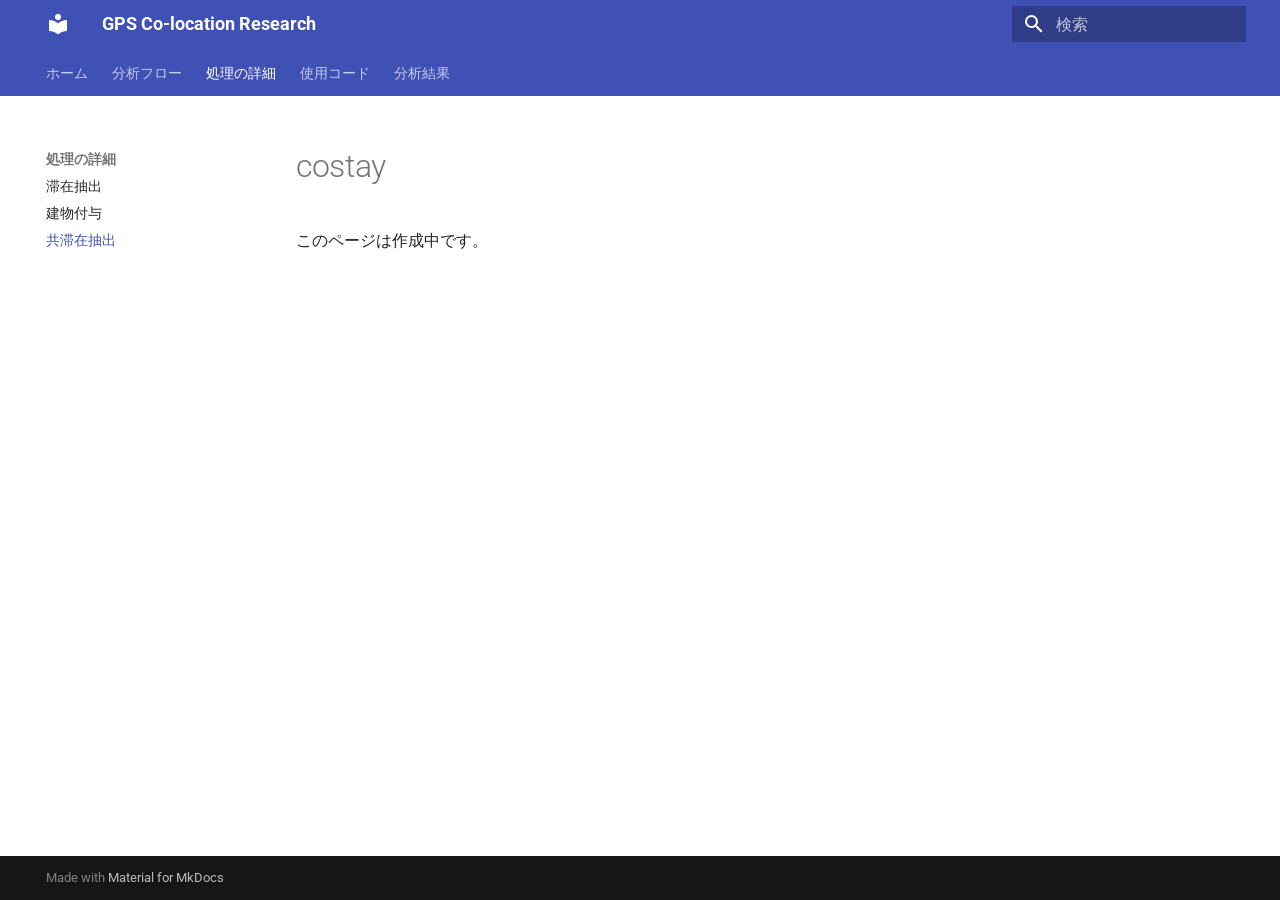
<file: 02_methodology/costay/index.html>
<!doctype html>
<html lang="ja" class="no-js">
  <head>
    
      <meta charset="utf-8">
      <meta name="viewport" content="width=device-width,initial-scale=1">
      
      
      
      
        <link rel="prev" href="../building/">
      
      
        <link rel="next" href="../../03_source_code/">
      
      
        
      
      
      <link rel="icon" href="../../assets/images/favicon.png">
      <meta name="generator" content="mkdocs-1.6.1, mkdocs-material-9.8.1">
    
    
      
        <title>共滞在抽出 - GPS Co-location Research</title>
      
    
    
      <link rel="stylesheet" href="../../assets/stylesheets/main.57a0d79d.min.css">
      
      


    
    
      
    
    
      
        
        
        <link rel="preconnect" href="https://fonts.gstatic.com" crossorigin>
        <link rel="stylesheet" href="https://fonts.googleapis.com/css?family=Roboto:300,300i,400,400i,700,700i%7CRoboto+Mono:400,400i,700,700i&display=fallback">
        <style>:root{--md-text-font:"Roboto";--md-code-font:"Roboto Mono"}</style>
      
    
    
    <script>__md_scope=new URL("../..",location),__md_hash=e=>[...e].reduce(((e,_)=>(e<<5)-e+_.charCodeAt(0)),0),__md_get=(e,_=localStorage,t=__md_scope)=>JSON.parse(_.getItem(t.pathname+"."+e)),__md_set=(e,_,t=localStorage,a=__md_scope)=>{try{t.setItem(a.pathname+"."+e,JSON.stringify(_))}catch(e){}}</script>
    
      

    
    
  </head>
  
  
    <body dir="ltr">
  
    
    <input class="md-toggle" data-md-toggle="drawer" type="checkbox" id="__drawer" autocomplete="off">
    <input class="md-toggle" data-md-toggle="search" type="checkbox" id="__search" autocomplete="off">
    <label class="md-overlay" for="__drawer"></label>
    <div data-md-component="skip">
      
        
        <a href="#costay" class="md-skip">
          コンテンツにスキップ
        </a>
      
    </div>
    <div data-md-component="announce">
      
    </div>
    
    
      

<header class="md-header" data-md-component="header">
  <nav class="md-header__inner md-grid" aria-label="ヘッダー">
    <a href="../.." title="GPS Co-location Research" class="md-header__button md-logo" aria-label="GPS Co-location Research" data-md-component="logo">
      
  
  <svg xmlns="http://www.w3.org/2000/svg" viewBox="0 0 24 24"><path d="M12 8a3 3 0 0 0 3-3 3 3 0 0 0-3-3 3 3 0 0 0-3 3 3 3 0 0 0 3 3m0 3.54C9.64 9.35 6.5 8 3 8v11c3.5 0 6.64 1.35 9 3.54 2.36-2.19 5.5-3.54 9-3.54V8c-3.5 0-6.64 1.35-9 3.54"/></svg>

    </a>
    <label class="md-header__button md-icon" for="__drawer">
      
      <svg xmlns="http://www.w3.org/2000/svg" viewBox="0 0 24 24"><path d="M3 6h18v2H3zm0 5h18v2H3zm0 5h18v2H3z"/></svg>
    </label>
    <div class="md-header__title" data-md-component="header-title">
      <div class="md-header__ellipsis">
        <div class="md-header__topic">
          <span class="md-ellipsis">
            GPS Co-location Research
          </span>
        </div>
        <div class="md-header__topic" data-md-component="header-topic">
          <span class="md-ellipsis">
            
              共滞在抽出
            
          </span>
        </div>
      </div>
    </div>
    
    
      <script>var palette=__md_get("__palette");if(palette&&palette.color){if("(prefers-color-scheme)"===palette.color.media){var media=matchMedia("(prefers-color-scheme: light)"),input=document.querySelector(media.matches?"[data-md-color-media='(prefers-color-scheme: light)']":"[data-md-color-media='(prefers-color-scheme: dark)']");palette.color.media=input.getAttribute("data-md-color-media"),palette.color.scheme=input.getAttribute("data-md-color-scheme"),palette.color.primary=input.getAttribute("data-md-color-primary"),palette.color.accent=input.getAttribute("data-md-color-accent")}for(var[key,value]of Object.entries(palette.color))document.body.setAttribute("data-md-color-"+key,value)}</script>
    
    
    
      
      
        <label class="md-header__button md-icon" for="__search">
          
          <svg xmlns="http://www.w3.org/2000/svg" viewBox="0 0 24 24"><path d="M9.5 3A6.5 6.5 0 0 1 16 9.5c0 1.61-.59 3.09-1.56 4.23l.27.27h.79l5 5-1.5 1.5-5-5v-.79l-.27-.27A6.52 6.52 0 0 1 9.5 16 6.5 6.5 0 0 1 3 9.5 6.5 6.5 0 0 1 9.5 3m0 2C7 5 5 7 5 9.5S7 14 9.5 14 14 12 14 9.5 12 5 9.5 5"/></svg>
        </label>
        <div class="md-search" data-md-component="search" role="dialog">
  <label class="md-search__overlay" for="__search"></label>
  <div class="md-search__inner" role="search">
    <form class="md-search__form" name="search">
      <input type="text" class="md-search__input" name="query" aria-label="検索" placeholder="検索" autocapitalize="off" autocorrect="off" autocomplete="off" spellcheck="false" data-md-component="search-query" required>
      <label class="md-search__icon md-icon" for="__search">
        
        <svg xmlns="http://www.w3.org/2000/svg" viewBox="0 0 24 24"><path d="M9.5 3A6.5 6.5 0 0 1 16 9.5c0 1.61-.59 3.09-1.56 4.23l.27.27h.79l5 5-1.5 1.5-5-5v-.79l-.27-.27A6.52 6.52 0 0 1 9.5 16 6.5 6.5 0 0 1 3 9.5 6.5 6.5 0 0 1 9.5 3m0 2C7 5 5 7 5 9.5S7 14 9.5 14 14 12 14 9.5 12 5 9.5 5"/></svg>
        
        <svg xmlns="http://www.w3.org/2000/svg" viewBox="0 0 24 24"><path d="M20 11v2H8l5.5 5.5-1.42 1.42L4.16 12l7.92-7.92L13.5 5.5 8 11z"/></svg>
      </label>
      <nav class="md-search__options" aria-label="検索">
        
        <button type="reset" class="md-search__icon md-icon" title="クリア" aria-label="クリア" tabindex="-1">
          
          <svg xmlns="http://www.w3.org/2000/svg" viewBox="0 0 24 24"><path d="M19 6.41 17.59 5 12 10.59 6.41 5 5 6.41 10.59 12 5 17.59 6.41 19 12 13.41 17.59 19 19 17.59 13.41 12z"/></svg>
        </button>
      </nav>
      
    </form>
    <div class="md-search__output">
      <div class="md-search__scrollwrap" tabindex="0" data-md-scrollfix>
        <div class="md-search-result" data-md-component="search-result">
          <div class="md-search-result__meta">
            検索を初期化
          </div>
          <ol class="md-search-result__list" role="presentation"></ol>
        </div>
      </div>
    </div>
  </div>
</div>
      
    
    
  </nav>
  
</header>
    
    <div class="md-container" data-md-component="container">
      
      
        
          
            
<nav class="md-tabs" aria-label="タブ" data-md-component="tabs">
  <div class="md-grid">
    <ul class="md-tabs__list">
      
        
  
  
  
  
    <li class="md-tabs__item">
      <a href="../.." class="md-tabs__link">
        
  
  
    
  
  ホーム

      </a>
    </li>
  

      
        
  
  
  
  
    
    
      <li class="md-tabs__item">
        <a href="../../01_workflow/" class="md-tabs__link">
          
  
  
  分析フロー

        </a>
      </li>
    
  

      
        
  
  
  
    
  
  
    
    
      <li class="md-tabs__item md-tabs__item--active">
        <a href="../stay/" class="md-tabs__link">
          
  
  
  処理の詳細

        </a>
      </li>
    
  

      
        
  
  
  
  
    
    
      <li class="md-tabs__item">
        <a href="../../03_source_code/" class="md-tabs__link">
          
  
  
  使用コード

        </a>
      </li>
    
  

      
        
  
  
  
  
    
    
      <li class="md-tabs__item">
        <a href="../../04_results/stay/" class="md-tabs__link">
          
  
  
  分析結果

        </a>
      </li>
    
  

      
    </ul>
  </div>
</nav>
          
        
      
      <main class="md-main" data-md-component="main">
        <div class="md-main__inner md-grid">
          
            
              
              <div class="md-sidebar md-sidebar--primary" data-md-component="sidebar" data-md-type="navigation" >
                <div class="md-sidebar__scrollwrap">
                  <div class="md-sidebar__inner">
                    


  


<nav class="md-nav md-nav--primary md-nav--lifted" aria-label="ナビゲーション" data-md-level="0">
  <label class="md-nav__title" for="__drawer">
    <a href="../.." title="GPS Co-location Research" class="md-nav__button md-logo" aria-label="GPS Co-location Research" data-md-component="logo">
      
  
  <svg xmlns="http://www.w3.org/2000/svg" viewBox="0 0 24 24"><path d="M12 8a3 3 0 0 0 3-3 3 3 0 0 0-3-3 3 3 0 0 0-3 3 3 3 0 0 0 3 3m0 3.54C9.64 9.35 6.5 8 3 8v11c3.5 0 6.64 1.35 9 3.54 2.36-2.19 5.5-3.54 9-3.54V8c-3.5 0-6.64 1.35-9 3.54"/></svg>

    </a>
    GPS Co-location Research
  </label>
  
  <ul class="md-nav__list" data-md-scrollfix>
    
      
      
  
  
  
  
    <li class="md-nav__item">
      <a href="../.." class="md-nav__link">
        
  
  
  <span class="md-ellipsis">
    
  
    ホーム
  

    
  </span>
  
  

      </a>
    </li>
  

    
      
      
  
  
  
  
    
    
    
    
      
      
        
      
    
    
    <li class="md-nav__item md-nav__item--nested">
      
        
        
        <input class="md-nav__toggle md-toggle " type="checkbox" id="__nav_2" >
        
          
          <label class="md-nav__link" for="__nav_2" id="__nav_2_label" tabindex="0">
            
  
  
  <span class="md-ellipsis">
    
  
    分析フロー
  

    
  </span>
  
  

            <span class="md-nav__icon md-icon"></span>
          </label>
        
        <nav class="md-nav" data-md-level="1" aria-labelledby="__nav_2_label" aria-expanded="false">
          <label class="md-nav__title" for="__nav_2">
            <span class="md-nav__icon md-icon"></span>
            
  
    分析フロー
  

          </label>
          <ul class="md-nav__list" data-md-scrollfix>
            
              
                
  
  
  
  
    <li class="md-nav__item">
      <a href="../../01_workflow/" class="md-nav__link">
        
  
  
  <span class="md-ellipsis">
    
  
    全体フロー
  

    
  </span>
  
  

      </a>
    </li>
  

              
            
          </ul>
        </nav>
      
    </li>
  

    
      
      
  
  
    
  
  
  
    
    
    
    
      
        
        
      
      
        
      
    
    
    <li class="md-nav__item md-nav__item--active md-nav__item--section md-nav__item--nested">
      
        
        
        <input class="md-nav__toggle md-toggle " type="checkbox" id="__nav_3" checked>
        
          
          <label class="md-nav__link" for="__nav_3" id="__nav_3_label" tabindex="">
            
  
  
  <span class="md-ellipsis">
    
  
    処理の詳細
  

    
  </span>
  
  

            <span class="md-nav__icon md-icon"></span>
          </label>
        
        <nav class="md-nav" data-md-level="1" aria-labelledby="__nav_3_label" aria-expanded="true">
          <label class="md-nav__title" for="__nav_3">
            <span class="md-nav__icon md-icon"></span>
            
  
    処理の詳細
  

          </label>
          <ul class="md-nav__list" data-md-scrollfix>
            
              
                
  
  
  
  
    <li class="md-nav__item">
      <a href="../stay/" class="md-nav__link">
        
  
  
  <span class="md-ellipsis">
    
  
    滞在抽出
  

    
  </span>
  
  

      </a>
    </li>
  

              
            
              
                
  
  
  
  
    <li class="md-nav__item">
      <a href="../building/" class="md-nav__link">
        
  
  
  <span class="md-ellipsis">
    
  
    建物付与
  

    
  </span>
  
  

      </a>
    </li>
  

              
            
              
                
  
  
    
  
  
  
    <li class="md-nav__item md-nav__item--active">
      
      <input class="md-nav__toggle md-toggle" type="checkbox" id="__toc">
      
      
        
      
      
      <a href="./" class="md-nav__link md-nav__link--active">
        
  
  
  <span class="md-ellipsis">
    
  
    共滞在抽出
  

    
  </span>
  
  

      </a>
      
    </li>
  

              
            
          </ul>
        </nav>
      
    </li>
  

    
      
      
  
  
  
  
    
    
    
    
      
      
        
      
    
    
    <li class="md-nav__item md-nav__item--nested">
      
        
        
        <input class="md-nav__toggle md-toggle " type="checkbox" id="__nav_4" >
        
          
          <label class="md-nav__link" for="__nav_4" id="__nav_4_label" tabindex="0">
            
  
  
  <span class="md-ellipsis">
    
  
    使用コード
  

    
  </span>
  
  

            <span class="md-nav__icon md-icon"></span>
          </label>
        
        <nav class="md-nav" data-md-level="1" aria-labelledby="__nav_4_label" aria-expanded="false">
          <label class="md-nav__title" for="__nav_4">
            <span class="md-nav__icon md-icon"></span>
            
  
    使用コード
  

          </label>
          <ul class="md-nav__list" data-md-scrollfix>
            
              
                
  
  
  
  
    <li class="md-nav__item">
      <a href="../../03_source_code/" class="md-nav__link">
        
  
  
  <span class="md-ellipsis">
    
  
    コード一覧
  

    
  </span>
  
  

      </a>
    </li>
  

              
            
              
                
  
  
  
  
    <li class="md-nav__item">
      <a href="../../03_source_code/notebooks/Stay_region_building/" class="md-nav__link">
        
  
  
  <span class="md-ellipsis">
    
  
    Zmap TOWN II 建物割当検証：全日付・全地域
  

    
  </span>
  
  

      </a>
    </li>
  

              
            
          </ul>
        </nav>
      
    </li>
  

    
      
      
  
  
  
  
    
    
    
    
      
      
        
      
    
    
    <li class="md-nav__item md-nav__item--nested">
      
        
        
        <input class="md-nav__toggle md-toggle " type="checkbox" id="__nav_5" >
        
          
          <label class="md-nav__link" for="__nav_5" id="__nav_5_label" tabindex="0">
            
  
  
  <span class="md-ellipsis">
    
  
    分析結果
  

    
  </span>
  
  

            <span class="md-nav__icon md-icon"></span>
          </label>
        
        <nav class="md-nav" data-md-level="1" aria-labelledby="__nav_5_label" aria-expanded="false">
          <label class="md-nav__title" for="__nav_5">
            <span class="md-nav__icon md-icon"></span>
            
  
    分析結果
  

          </label>
          <ul class="md-nav__list" data-md-scrollfix>
            
              
                
  
  
  
  
    <li class="md-nav__item">
      <a href="../../04_results/stay/" class="md-nav__link">
        
  
  
  <span class="md-ellipsis">
    
  
    滞在分析
  

    
  </span>
  
  

      </a>
    </li>
  

              
            
              
                
  
  
  
  
    <li class="md-nav__item">
      <a href="../../04_results/building/" class="md-nav__link">
        
  
  
  <span class="md-ellipsis">
    
  
    建物付与
  

    
  </span>
  
  

      </a>
    </li>
  

              
            
              
                
  
  
  
  
    <li class="md-nav__item">
      <a href="../../04_results/costay/" class="md-nav__link">
        
  
  
  <span class="md-ellipsis">
    
  
    共滞在分析
  

    
  </span>
  
  

      </a>
    </li>
  

              
            
          </ul>
        </nav>
      
    </li>
  

    
  </ul>
</nav>
                  </div>
                </div>
              </div>
            
            
              
              <div class="md-sidebar md-sidebar--secondary" data-md-component="sidebar" data-md-type="toc" >
                <div class="md-sidebar__scrollwrap">
                  <div class="md-sidebar__inner">
                    

<nav class="md-nav md-nav--secondary" aria-label="目次">
  
  
  
    
  
  
</nav>
                  </div>
                </div>
              </div>
            
          
          
            <div class="md-content" data-md-component="content">
              
              <article class="md-content__inner md-typeset">
                
                  



<h1 id="costay">costay</h1>
<p>このページは作成中です。</p>












                
              </article>
            </div>
          
          
<script>var target=document.getElementById(location.hash.slice(1));target&&target.name&&(target.checked=target.name.startsWith("__tabbed_"))</script>
        </div>
        
      </main>
      
        <footer class="md-footer">
  
  <div class="md-footer-meta md-typeset">
    <div class="md-footer-meta__inner md-grid">
      <div class="md-copyright">
  
  
    Made with
    <a href="https://squidfunk.github.io/mkdocs-material/" target="_blank" rel="noopener">
      Material for MkDocs
    </a>
  
</div>
      
    </div>
  </div>
</footer>
      
    </div>
    <div class="md-dialog" data-md-component="dialog">
      <div class="md-dialog__inner md-typeset"></div>
    </div>
    
    
    
      
      
      <script id="__config" type="application/json">{"annotate": null, "base": "../..", "features": ["navigation.tabs", "navigation.sections", "content.code.copy"], "search": "../../assets/javascripts/workers/search.a7633da7.min.js", "tags": null, "translations": {"clipboard.copied": "\u30b3\u30d4\u30fc\u3057\u307e\u3057\u305f", "clipboard.copy": "\u30af\u30ea\u30c3\u30d7\u30dc\u30fc\u30c9\u3078\u30b3\u30d4\u30fc", "search.result.more.one": "\u3053\u306e\u30da\u30fc\u30b8\u5185\u306b\u3082\u30461\u4ef6\u898b\u3064\u304b\u308a\u307e\u3057\u305f", "search.result.more.other": "\u3053\u306e\u30da\u30fc\u30b8\u5185\u306b\u3042\u3068#\u4ef6\u898b\u3064\u304b\u308a\u307e\u3057\u305f", "search.result.none": "\u4f55\u3082\u898b\u3064\u304b\u308a\u307e\u305b\u3093\u3067\u3057\u305f", "search.result.one": "1\u4ef6\u898b\u3064\u304b\u308a\u307e\u3057\u305f", "search.result.other": "#\u4ef6\u898b\u3064\u304b\u308a\u307e\u3057\u305f", "search.result.placeholder": "\u691c\u7d22\u30ad\u30fc\u30ef\u30fc\u30c9\u3092\u5165\u529b\u3057\u3066\u304f\u3060\u3055\u3044", "search.result.term.missing": "\u691c\u7d22\u306b\u542b\u307e\u308c\u306a\u3044", "select.version": "\u30d0\u30fc\u30b8\u30e7\u30f3\u5207\u308a\u66ff\u3048"}, "version": null}</script>
    
    
      <script src="../../assets/javascripts/bundle.a5f9d56c.min.js"></script>
      
    
  <script data-mkdocs-jupyter-mathjax="{&quot;url&quot;: &quot;https://cdn.jsdelivr.net/npm/mathjax@4.1.3/tex-mml-chtml.js&quot;, &quot;version&quot;: 4}">
/* Shared by full pages and Material's instant navigation. */
(() => {
  const config = JSON.parse(document.currentScript.dataset.mkdocsJupyterMathjax);
  if (window.mkdocsJupyterMathJax) return;

  let loading;
  let queue = Promise.resolve();
  let previous = [];

  const ready = async () => {
    if (!loading) {
      loading = (async () => {
        let math = window.MathJax;
        if (!math?.typesetPromise) {
          const url = new URL(config.url, document.baseURI).href;
          const existing = Array.from(document.scripts).find(script =>
            script.src && (script.src === url || script.id === 'MathJax-script' ||
              (/mathjax/i.test(script.src) &&
               /\/(?:MathJax|latest|(?:tex|mml)(?:-mml)?-(?:chtml|svg))\.js(?:[?#]|$)/i.test(script.src))));
          if (existing) {
            if (!math?.startup?.promise) {
              await new Promise((resolve, reject) => {
                existing.addEventListener('load', resolve, { once: true });
                existing.addEventListener('error', reject, { once: true });
              });
            }
          } else {
            // Keep site macros, delimiters and startup hooks when supplied.
            const options = math || {};
            window.MathJax = {
              ...options,
              loader: {
                ...options.loader,
                load: Array.from(new Set(['ui/safe', ...(options.loader?.load || [])]))
              },
              startup: { typeset: false, ...options.startup },
              tex: {
                tags: 'ams',
                useLabelIds: true,
                inlineMath: [['$', '$'], ['\\(', '\\)']],
                displayMath: [['$$', '$$'], ['\\[', '\\]']],
                processEscapes: true,
                processEnvironments: true,
                ...options.tex
              }
            };
            await new Promise((resolve, reject) => {
              const script = document.createElement('script');
              script.src = config.url;
              script.id = 'MathJax-script';
              script.async = true;
              script.onload = resolve;
              script.onerror = reject;
              document.head.appendChild(script);
            });
          }
        }
        math = window.MathJax;
        await math.startup.promise;
        return math;
      })();
    }
    const math = await loading;
    // A site owner can extend the v3 queue again on each navigation.
    await math.startup.promise;
    return math;
  };

  const unrendered = node => {
    if (node.matches('mjx-container')) return [];
    if (!node.querySelector('mjx-container')) return [node];
    // In v3, scanning generated assistive MathML again produces nested output.
    return Array.from(node.children).flatMap(unrendered);
  };

  const refresh = () => {
    // A separate chain also serializes v3, without changing v4's startup promise.
    queue = queue.then(async () => {
      const notebooks = Array.from(document.querySelectorAll('.jupyter-wrapper'));
      if (!notebooks.length && !previous.length) return;
      if (notebooks.length === previous.length &&
          notebooks.every((node, index) => node === previous[index])) return;
      const math = await ready();
      if (previous.length) {
        math.typesetClear(previous);
        math.texReset();
      }
      previous = notebooks.filter(node => node.isConnected);
      const pending = previous.flatMap(unrendered);
      if (pending.length) await math.typesetPromise(pending);
    }).catch(error => console.error('mkdocs-jupyter: MathJax rendering failed', error));
    return queue;
  };

  window.mkdocsJupyterMathJax = { refresh };
  const start = () => {
    if (typeof document$ !== 'undefined') document$.subscribe(refresh);
    else refresh();
  };
  // Theme bundles and user-provided MathJax scripts can follow notebook content.
  if (document.readyState === 'loading') {
    document.addEventListener('DOMContentLoaded', start, { once: true });
  } else start();
})();

</script>
</body>
</html>
</file>
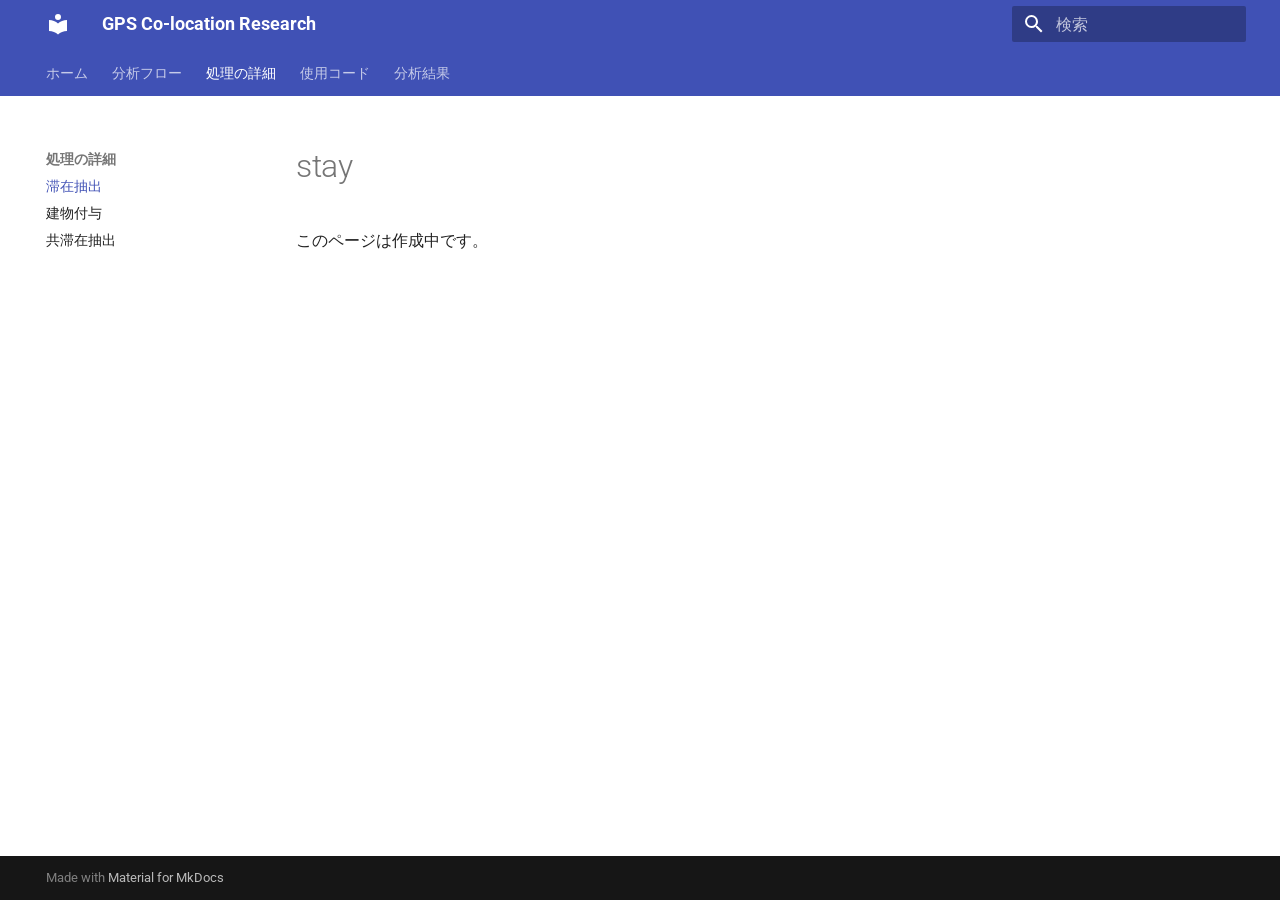
<file: 02_methodology/stay/index.html>
<!doctype html>
<html lang="ja" class="no-js">
  <head>
    
      <meta charset="utf-8">
      <meta name="viewport" content="width=device-width,initial-scale=1">
      
      
      
      
        <link rel="prev" href="../../01_workflow/">
      
      
        <link rel="next" href="../building/">
      
      
        
      
      
      <link rel="icon" href="../../assets/images/favicon.png">
      <meta name="generator" content="mkdocs-1.6.1, mkdocs-material-9.8.1">
    
    
      
        <title>滞在抽出 - GPS Co-location Research</title>
      
    
    
      <link rel="stylesheet" href="../../assets/stylesheets/main.57a0d79d.min.css">
      
      


    
    
      
    
    
      
        
        
        <link rel="preconnect" href="https://fonts.gstatic.com" crossorigin>
        <link rel="stylesheet" href="https://fonts.googleapis.com/css?family=Roboto:300,300i,400,400i,700,700i%7CRoboto+Mono:400,400i,700,700i&display=fallback">
        <style>:root{--md-text-font:"Roboto";--md-code-font:"Roboto Mono"}</style>
      
    
    
    <script>__md_scope=new URL("../..",location),__md_hash=e=>[...e].reduce(((e,_)=>(e<<5)-e+_.charCodeAt(0)),0),__md_get=(e,_=localStorage,t=__md_scope)=>JSON.parse(_.getItem(t.pathname+"."+e)),__md_set=(e,_,t=localStorage,a=__md_scope)=>{try{t.setItem(a.pathname+"."+e,JSON.stringify(_))}catch(e){}}</script>
    
      

    
    
  </head>
  
  
    <body dir="ltr">
  
    
    <input class="md-toggle" data-md-toggle="drawer" type="checkbox" id="__drawer" autocomplete="off">
    <input class="md-toggle" data-md-toggle="search" type="checkbox" id="__search" autocomplete="off">
    <label class="md-overlay" for="__drawer"></label>
    <div data-md-component="skip">
      
        
        <a href="#stay" class="md-skip">
          コンテンツにスキップ
        </a>
      
    </div>
    <div data-md-component="announce">
      
    </div>
    
    
      

<header class="md-header" data-md-component="header">
  <nav class="md-header__inner md-grid" aria-label="ヘッダー">
    <a href="../.." title="GPS Co-location Research" class="md-header__button md-logo" aria-label="GPS Co-location Research" data-md-component="logo">
      
  
  <svg xmlns="http://www.w3.org/2000/svg" viewBox="0 0 24 24"><path d="M12 8a3 3 0 0 0 3-3 3 3 0 0 0-3-3 3 3 0 0 0-3 3 3 3 0 0 0 3 3m0 3.54C9.64 9.35 6.5 8 3 8v11c3.5 0 6.64 1.35 9 3.54 2.36-2.19 5.5-3.54 9-3.54V8c-3.5 0-6.64 1.35-9 3.54"/></svg>

    </a>
    <label class="md-header__button md-icon" for="__drawer">
      
      <svg xmlns="http://www.w3.org/2000/svg" viewBox="0 0 24 24"><path d="M3 6h18v2H3zm0 5h18v2H3zm0 5h18v2H3z"/></svg>
    </label>
    <div class="md-header__title" data-md-component="header-title">
      <div class="md-header__ellipsis">
        <div class="md-header__topic">
          <span class="md-ellipsis">
            GPS Co-location Research
          </span>
        </div>
        <div class="md-header__topic" data-md-component="header-topic">
          <span class="md-ellipsis">
            
              滞在抽出
            
          </span>
        </div>
      </div>
    </div>
    
    
      <script>var palette=__md_get("__palette");if(palette&&palette.color){if("(prefers-color-scheme)"===palette.color.media){var media=matchMedia("(prefers-color-scheme: light)"),input=document.querySelector(media.matches?"[data-md-color-media='(prefers-color-scheme: light)']":"[data-md-color-media='(prefers-color-scheme: dark)']");palette.color.media=input.getAttribute("data-md-color-media"),palette.color.scheme=input.getAttribute("data-md-color-scheme"),palette.color.primary=input.getAttribute("data-md-color-primary"),palette.color.accent=input.getAttribute("data-md-color-accent")}for(var[key,value]of Object.entries(palette.color))document.body.setAttribute("data-md-color-"+key,value)}</script>
    
    
    
      
      
        <label class="md-header__button md-icon" for="__search">
          
          <svg xmlns="http://www.w3.org/2000/svg" viewBox="0 0 24 24"><path d="M9.5 3A6.5 6.5 0 0 1 16 9.5c0 1.61-.59 3.09-1.56 4.23l.27.27h.79l5 5-1.5 1.5-5-5v-.79l-.27-.27A6.52 6.52 0 0 1 9.5 16 6.5 6.5 0 0 1 3 9.5 6.5 6.5 0 0 1 9.5 3m0 2C7 5 5 7 5 9.5S7 14 9.5 14 14 12 14 9.5 12 5 9.5 5"/></svg>
        </label>
        <div class="md-search" data-md-component="search" role="dialog">
  <label class="md-search__overlay" for="__search"></label>
  <div class="md-search__inner" role="search">
    <form class="md-search__form" name="search">
      <input type="text" class="md-search__input" name="query" aria-label="検索" placeholder="検索" autocapitalize="off" autocorrect="off" autocomplete="off" spellcheck="false" data-md-component="search-query" required>
      <label class="md-search__icon md-icon" for="__search">
        
        <svg xmlns="http://www.w3.org/2000/svg" viewBox="0 0 24 24"><path d="M9.5 3A6.5 6.5 0 0 1 16 9.5c0 1.61-.59 3.09-1.56 4.23l.27.27h.79l5 5-1.5 1.5-5-5v-.79l-.27-.27A6.52 6.52 0 0 1 9.5 16 6.5 6.5 0 0 1 3 9.5 6.5 6.5 0 0 1 9.5 3m0 2C7 5 5 7 5 9.5S7 14 9.5 14 14 12 14 9.5 12 5 9.5 5"/></svg>
        
        <svg xmlns="http://www.w3.org/2000/svg" viewBox="0 0 24 24"><path d="M20 11v2H8l5.5 5.5-1.42 1.42L4.16 12l7.92-7.92L13.5 5.5 8 11z"/></svg>
      </label>
      <nav class="md-search__options" aria-label="検索">
        
        <button type="reset" class="md-search__icon md-icon" title="クリア" aria-label="クリア" tabindex="-1">
          
          <svg xmlns="http://www.w3.org/2000/svg" viewBox="0 0 24 24"><path d="M19 6.41 17.59 5 12 10.59 6.41 5 5 6.41 10.59 12 5 17.59 6.41 19 12 13.41 17.59 19 19 17.59 13.41 12z"/></svg>
        </button>
      </nav>
      
    </form>
    <div class="md-search__output">
      <div class="md-search__scrollwrap" tabindex="0" data-md-scrollfix>
        <div class="md-search-result" data-md-component="search-result">
          <div class="md-search-result__meta">
            検索を初期化
          </div>
          <ol class="md-search-result__list" role="presentation"></ol>
        </div>
      </div>
    </div>
  </div>
</div>
      
    
    
  </nav>
  
</header>
    
    <div class="md-container" data-md-component="container">
      
      
        
          
            
<nav class="md-tabs" aria-label="タブ" data-md-component="tabs">
  <div class="md-grid">
    <ul class="md-tabs__list">
      
        
  
  
  
  
    <li class="md-tabs__item">
      <a href="../.." class="md-tabs__link">
        
  
  
    
  
  ホーム

      </a>
    </li>
  

      
        
  
  
  
  
    
    
      <li class="md-tabs__item">
        <a href="../../01_workflow/" class="md-tabs__link">
          
  
  
  分析フロー

        </a>
      </li>
    
  

      
        
  
  
  
    
  
  
    
    
      <li class="md-tabs__item md-tabs__item--active">
        <a href="./" class="md-tabs__link">
          
  
  
  処理の詳細

        </a>
      </li>
    
  

      
        
  
  
  
  
    
    
      <li class="md-tabs__item">
        <a href="../../03_source_code/" class="md-tabs__link">
          
  
  
  使用コード

        </a>
      </li>
    
  

      
        
  
  
  
  
    
    
      <li class="md-tabs__item">
        <a href="../../04_results/stay/" class="md-tabs__link">
          
  
  
  分析結果

        </a>
      </li>
    
  

      
    </ul>
  </div>
</nav>
          
        
      
      <main class="md-main" data-md-component="main">
        <div class="md-main__inner md-grid">
          
            
              
              <div class="md-sidebar md-sidebar--primary" data-md-component="sidebar" data-md-type="navigation" >
                <div class="md-sidebar__scrollwrap">
                  <div class="md-sidebar__inner">
                    


  


<nav class="md-nav md-nav--primary md-nav--lifted" aria-label="ナビゲーション" data-md-level="0">
  <label class="md-nav__title" for="__drawer">
    <a href="../.." title="GPS Co-location Research" class="md-nav__button md-logo" aria-label="GPS Co-location Research" data-md-component="logo">
      
  
  <svg xmlns="http://www.w3.org/2000/svg" viewBox="0 0 24 24"><path d="M12 8a3 3 0 0 0 3-3 3 3 0 0 0-3-3 3 3 0 0 0-3 3 3 3 0 0 0 3 3m0 3.54C9.64 9.35 6.5 8 3 8v11c3.5 0 6.64 1.35 9 3.54 2.36-2.19 5.5-3.54 9-3.54V8c-3.5 0-6.64 1.35-9 3.54"/></svg>

    </a>
    GPS Co-location Research
  </label>
  
  <ul class="md-nav__list" data-md-scrollfix>
    
      
      
  
  
  
  
    <li class="md-nav__item">
      <a href="../.." class="md-nav__link">
        
  
  
  <span class="md-ellipsis">
    
  
    ホーム
  

    
  </span>
  
  

      </a>
    </li>
  

    
      
      
  
  
  
  
    
    
    
    
      
      
        
      
    
    
    <li class="md-nav__item md-nav__item--nested">
      
        
        
        <input class="md-nav__toggle md-toggle " type="checkbox" id="__nav_2" >
        
          
          <label class="md-nav__link" for="__nav_2" id="__nav_2_label" tabindex="0">
            
  
  
  <span class="md-ellipsis">
    
  
    分析フロー
  

    
  </span>
  
  

            <span class="md-nav__icon md-icon"></span>
          </label>
        
        <nav class="md-nav" data-md-level="1" aria-labelledby="__nav_2_label" aria-expanded="false">
          <label class="md-nav__title" for="__nav_2">
            <span class="md-nav__icon md-icon"></span>
            
  
    分析フロー
  

          </label>
          <ul class="md-nav__list" data-md-scrollfix>
            
              
                
  
  
  
  
    <li class="md-nav__item">
      <a href="../../01_workflow/" class="md-nav__link">
        
  
  
  <span class="md-ellipsis">
    
  
    全体フロー
  

    
  </span>
  
  

      </a>
    </li>
  

              
            
          </ul>
        </nav>
      
    </li>
  

    
      
      
  
  
    
  
  
  
    
    
    
    
      
        
        
      
      
        
      
    
    
    <li class="md-nav__item md-nav__item--active md-nav__item--section md-nav__item--nested">
      
        
        
        <input class="md-nav__toggle md-toggle " type="checkbox" id="__nav_3" checked>
        
          
          <label class="md-nav__link" for="__nav_3" id="__nav_3_label" tabindex="">
            
  
  
  <span class="md-ellipsis">
    
  
    処理の詳細
  

    
  </span>
  
  

            <span class="md-nav__icon md-icon"></span>
          </label>
        
        <nav class="md-nav" data-md-level="1" aria-labelledby="__nav_3_label" aria-expanded="true">
          <label class="md-nav__title" for="__nav_3">
            <span class="md-nav__icon md-icon"></span>
            
  
    処理の詳細
  

          </label>
          <ul class="md-nav__list" data-md-scrollfix>
            
              
                
  
  
    
  
  
  
    <li class="md-nav__item md-nav__item--active">
      
      <input class="md-nav__toggle md-toggle" type="checkbox" id="__toc">
      
      
        
      
      
      <a href="./" class="md-nav__link md-nav__link--active">
        
  
  
  <span class="md-ellipsis">
    
  
    滞在抽出
  

    
  </span>
  
  

      </a>
      
    </li>
  

              
            
              
                
  
  
  
  
    <li class="md-nav__item">
      <a href="../building/" class="md-nav__link">
        
  
  
  <span class="md-ellipsis">
    
  
    建物付与
  

    
  </span>
  
  

      </a>
    </li>
  

              
            
              
                
  
  
  
  
    <li class="md-nav__item">
      <a href="../costay/" class="md-nav__link">
        
  
  
  <span class="md-ellipsis">
    
  
    共滞在抽出
  

    
  </span>
  
  

      </a>
    </li>
  

              
            
          </ul>
        </nav>
      
    </li>
  

    
      
      
  
  
  
  
    
    
    
    
      
      
        
      
    
    
    <li class="md-nav__item md-nav__item--nested">
      
        
        
        <input class="md-nav__toggle md-toggle " type="checkbox" id="__nav_4" >
        
          
          <label class="md-nav__link" for="__nav_4" id="__nav_4_label" tabindex="0">
            
  
  
  <span class="md-ellipsis">
    
  
    使用コード
  

    
  </span>
  
  

            <span class="md-nav__icon md-icon"></span>
          </label>
        
        <nav class="md-nav" data-md-level="1" aria-labelledby="__nav_4_label" aria-expanded="false">
          <label class="md-nav__title" for="__nav_4">
            <span class="md-nav__icon md-icon"></span>
            
  
    使用コード
  

          </label>
          <ul class="md-nav__list" data-md-scrollfix>
            
              
                
  
  
  
  
    <li class="md-nav__item">
      <a href="../../03_source_code/" class="md-nav__link">
        
  
  
  <span class="md-ellipsis">
    
  
    コード一覧
  

    
  </span>
  
  

      </a>
    </li>
  

              
            
              
                
  
  
  
  
    <li class="md-nav__item">
      <a href="../../03_source_code/notebooks/Stay_region_building/" class="md-nav__link">
        
  
  
  <span class="md-ellipsis">
    
  
    Zmap TOWN II 建物割当検証：全日付・全地域
  

    
  </span>
  
  

      </a>
    </li>
  

              
            
          </ul>
        </nav>
      
    </li>
  

    
      
      
  
  
  
  
    
    
    
    
      
      
        
      
    
    
    <li class="md-nav__item md-nav__item--nested">
      
        
        
        <input class="md-nav__toggle md-toggle " type="checkbox" id="__nav_5" >
        
          
          <label class="md-nav__link" for="__nav_5" id="__nav_5_label" tabindex="0">
            
  
  
  <span class="md-ellipsis">
    
  
    分析結果
  

    
  </span>
  
  

            <span class="md-nav__icon md-icon"></span>
          </label>
        
        <nav class="md-nav" data-md-level="1" aria-labelledby="__nav_5_label" aria-expanded="false">
          <label class="md-nav__title" for="__nav_5">
            <span class="md-nav__icon md-icon"></span>
            
  
    分析結果
  

          </label>
          <ul class="md-nav__list" data-md-scrollfix>
            
              
                
  
  
  
  
    <li class="md-nav__item">
      <a href="../../04_results/stay/" class="md-nav__link">
        
  
  
  <span class="md-ellipsis">
    
  
    滞在分析
  

    
  </span>
  
  

      </a>
    </li>
  

              
            
              
                
  
  
  
  
    <li class="md-nav__item">
      <a href="../../04_results/building/" class="md-nav__link">
        
  
  
  <span class="md-ellipsis">
    
  
    建物付与
  

    
  </span>
  
  

      </a>
    </li>
  

              
            
              
                
  
  
  
  
    <li class="md-nav__item">
      <a href="../../04_results/costay/" class="md-nav__link">
        
  
  
  <span class="md-ellipsis">
    
  
    共滞在分析
  

    
  </span>
  
  

      </a>
    </li>
  

              
            
          </ul>
        </nav>
      
    </li>
  

    
  </ul>
</nav>
                  </div>
                </div>
              </div>
            
            
              
              <div class="md-sidebar md-sidebar--secondary" data-md-component="sidebar" data-md-type="toc" >
                <div class="md-sidebar__scrollwrap">
                  <div class="md-sidebar__inner">
                    

<nav class="md-nav md-nav--secondary" aria-label="目次">
  
  
  
    
  
  
</nav>
                  </div>
                </div>
              </div>
            
          
          
            <div class="md-content" data-md-component="content">
              
              <article class="md-content__inner md-typeset">
                
                  



<h1 id="stay">stay</h1>
<p>このページは作成中です。</p>












                
              </article>
            </div>
          
          
<script>var target=document.getElementById(location.hash.slice(1));target&&target.name&&(target.checked=target.name.startsWith("__tabbed_"))</script>
        </div>
        
      </main>
      
        <footer class="md-footer">
  
  <div class="md-footer-meta md-typeset">
    <div class="md-footer-meta__inner md-grid">
      <div class="md-copyright">
  
  
    Made with
    <a href="https://squidfunk.github.io/mkdocs-material/" target="_blank" rel="noopener">
      Material for MkDocs
    </a>
  
</div>
      
    </div>
  </div>
</footer>
      
    </div>
    <div class="md-dialog" data-md-component="dialog">
      <div class="md-dialog__inner md-typeset"></div>
    </div>
    
    
    
      
      
      <script id="__config" type="application/json">{"annotate": null, "base": "../..", "features": ["navigation.tabs", "navigation.sections", "content.code.copy"], "search": "../../assets/javascripts/workers/search.a7633da7.min.js", "tags": null, "translations": {"clipboard.copied": "\u30b3\u30d4\u30fc\u3057\u307e\u3057\u305f", "clipboard.copy": "\u30af\u30ea\u30c3\u30d7\u30dc\u30fc\u30c9\u3078\u30b3\u30d4\u30fc", "search.result.more.one": "\u3053\u306e\u30da\u30fc\u30b8\u5185\u306b\u3082\u30461\u4ef6\u898b\u3064\u304b\u308a\u307e\u3057\u305f", "search.result.more.other": "\u3053\u306e\u30da\u30fc\u30b8\u5185\u306b\u3042\u3068#\u4ef6\u898b\u3064\u304b\u308a\u307e\u3057\u305f", "search.result.none": "\u4f55\u3082\u898b\u3064\u304b\u308a\u307e\u305b\u3093\u3067\u3057\u305f", "search.result.one": "1\u4ef6\u898b\u3064\u304b\u308a\u307e\u3057\u305f", "search.result.other": "#\u4ef6\u898b\u3064\u304b\u308a\u307e\u3057\u305f", "search.result.placeholder": "\u691c\u7d22\u30ad\u30fc\u30ef\u30fc\u30c9\u3092\u5165\u529b\u3057\u3066\u304f\u3060\u3055\u3044", "search.result.term.missing": "\u691c\u7d22\u306b\u542b\u307e\u308c\u306a\u3044", "select.version": "\u30d0\u30fc\u30b8\u30e7\u30f3\u5207\u308a\u66ff\u3048"}, "version": null}</script>
    
    
      <script src="../../assets/javascripts/bundle.a5f9d56c.min.js"></script>
      
    
  <script data-mkdocs-jupyter-mathjax="{&quot;url&quot;: &quot;https://cdn.jsdelivr.net/npm/mathjax@4.1.3/tex-mml-chtml.js&quot;, &quot;version&quot;: 4}">
/* Shared by full pages and Material's instant navigation. */
(() => {
  const config = JSON.parse(document.currentScript.dataset.mkdocsJupyterMathjax);
  if (window.mkdocsJupyterMathJax) return;

  let loading;
  let queue = Promise.resolve();
  let previous = [];

  const ready = async () => {
    if (!loading) {
      loading = (async () => {
        let math = window.MathJax;
        if (!math?.typesetPromise) {
          const url = new URL(config.url, document.baseURI).href;
          const existing = Array.from(document.scripts).find(script =>
            script.src && (script.src === url || script.id === 'MathJax-script' ||
              (/mathjax/i.test(script.src) &&
               /\/(?:MathJax|latest|(?:tex|mml)(?:-mml)?-(?:chtml|svg))\.js(?:[?#]|$)/i.test(script.src))));
          if (existing) {
            if (!math?.startup?.promise) {
              await new Promise((resolve, reject) => {
                existing.addEventListener('load', resolve, { once: true });
                existing.addEventListener('error', reject, { once: true });
              });
            }
          } else {
            // Keep site macros, delimiters and startup hooks when supplied.
            const options = math || {};
            window.MathJax = {
              ...options,
              loader: {
                ...options.loader,
                load: Array.from(new Set(['ui/safe', ...(options.loader?.load || [])]))
              },
              startup: { typeset: false, ...options.startup },
              tex: {
                tags: 'ams',
                useLabelIds: true,
                inlineMath: [['$', '$'], ['\\(', '\\)']],
                displayMath: [['$$', '$$'], ['\\[', '\\]']],
                processEscapes: true,
                processEnvironments: true,
                ...options.tex
              }
            };
            await new Promise((resolve, reject) => {
              const script = document.createElement('script');
              script.src = config.url;
              script.id = 'MathJax-script';
              script.async = true;
              script.onload = resolve;
              script.onerror = reject;
              document.head.appendChild(script);
            });
          }
        }
        math = window.MathJax;
        await math.startup.promise;
        return math;
      })();
    }
    const math = await loading;
    // A site owner can extend the v3 queue again on each navigation.
    await math.startup.promise;
    return math;
  };

  const unrendered = node => {
    if (node.matches('mjx-container')) return [];
    if (!node.querySelector('mjx-container')) return [node];
    // In v3, scanning generated assistive MathML again produces nested output.
    return Array.from(node.children).flatMap(unrendered);
  };

  const refresh = () => {
    // A separate chain also serializes v3, without changing v4's startup promise.
    queue = queue.then(async () => {
      const notebooks = Array.from(document.querySelectorAll('.jupyter-wrapper'));
      if (!notebooks.length && !previous.length) return;
      if (notebooks.length === previous.length &&
          notebooks.every((node, index) => node === previous[index])) return;
      const math = await ready();
      if (previous.length) {
        math.typesetClear(previous);
        math.texReset();
      }
      previous = notebooks.filter(node => node.isConnected);
      const pending = previous.flatMap(unrendered);
      if (pending.length) await math.typesetPromise(pending);
    }).catch(error => console.error('mkdocs-jupyter: MathJax rendering failed', error));
    return queue;
  };

  window.mkdocsJupyterMathJax = { refresh };
  const start = () => {
    if (typeof document$ !== 'undefined') document$.subscribe(refresh);
    else refresh();
  };
  // Theme bundles and user-provided MathJax scripts can follow notebook content.
  if (document.readyState === 'loading') {
    document.addEventListener('DOMContentLoaded', start, { once: true });
  } else start();
})();

</script>
</body>
</html>
</file>
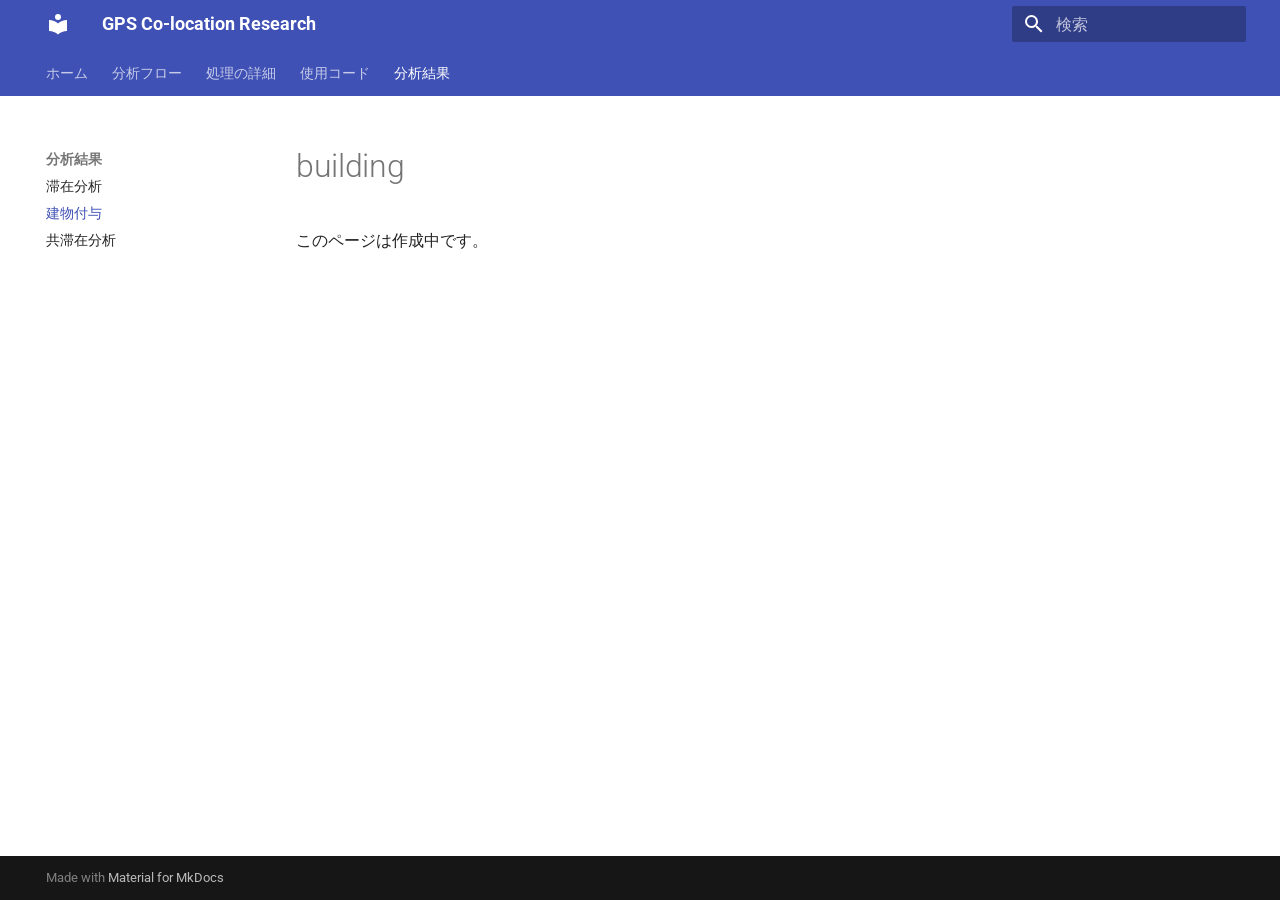
<file: 04_results/building/index.html>
<!doctype html>
<html lang="ja" class="no-js">
  <head>
    
      <meta charset="utf-8">
      <meta name="viewport" content="width=device-width,initial-scale=1">
      
      
      
      
        <link rel="prev" href="../stay/">
      
      
        <link rel="next" href="../costay/">
      
      
        
      
      
      <link rel="icon" href="../../assets/images/favicon.png">
      <meta name="generator" content="mkdocs-1.6.1, mkdocs-material-9.8.1">
    
    
      
        <title>建物付与 - GPS Co-location Research</title>
      
    
    
      <link rel="stylesheet" href="../../assets/stylesheets/main.57a0d79d.min.css">
      
      


    
    
      
    
    
      
        
        
        <link rel="preconnect" href="https://fonts.gstatic.com" crossorigin>
        <link rel="stylesheet" href="https://fonts.googleapis.com/css?family=Roboto:300,300i,400,400i,700,700i%7CRoboto+Mono:400,400i,700,700i&display=fallback">
        <style>:root{--md-text-font:"Roboto";--md-code-font:"Roboto Mono"}</style>
      
    
    
    <script>__md_scope=new URL("../..",location),__md_hash=e=>[...e].reduce(((e,_)=>(e<<5)-e+_.charCodeAt(0)),0),__md_get=(e,_=localStorage,t=__md_scope)=>JSON.parse(_.getItem(t.pathname+"."+e)),__md_set=(e,_,t=localStorage,a=__md_scope)=>{try{t.setItem(a.pathname+"."+e,JSON.stringify(_))}catch(e){}}</script>
    
      

    
    
  </head>
  
  
    <body dir="ltr">
  
    
    <input class="md-toggle" data-md-toggle="drawer" type="checkbox" id="__drawer" autocomplete="off">
    <input class="md-toggle" data-md-toggle="search" type="checkbox" id="__search" autocomplete="off">
    <label class="md-overlay" for="__drawer"></label>
    <div data-md-component="skip">
      
        
        <a href="#building" class="md-skip">
          コンテンツにスキップ
        </a>
      
    </div>
    <div data-md-component="announce">
      
    </div>
    
    
      

<header class="md-header" data-md-component="header">
  <nav class="md-header__inner md-grid" aria-label="ヘッダー">
    <a href="../.." title="GPS Co-location Research" class="md-header__button md-logo" aria-label="GPS Co-location Research" data-md-component="logo">
      
  
  <svg xmlns="http://www.w3.org/2000/svg" viewBox="0 0 24 24"><path d="M12 8a3 3 0 0 0 3-3 3 3 0 0 0-3-3 3 3 0 0 0-3 3 3 3 0 0 0 3 3m0 3.54C9.64 9.35 6.5 8 3 8v11c3.5 0 6.64 1.35 9 3.54 2.36-2.19 5.5-3.54 9-3.54V8c-3.5 0-6.64 1.35-9 3.54"/></svg>

    </a>
    <label class="md-header__button md-icon" for="__drawer">
      
      <svg xmlns="http://www.w3.org/2000/svg" viewBox="0 0 24 24"><path d="M3 6h18v2H3zm0 5h18v2H3zm0 5h18v2H3z"/></svg>
    </label>
    <div class="md-header__title" data-md-component="header-title">
      <div class="md-header__ellipsis">
        <div class="md-header__topic">
          <span class="md-ellipsis">
            GPS Co-location Research
          </span>
        </div>
        <div class="md-header__topic" data-md-component="header-topic">
          <span class="md-ellipsis">
            
              建物付与
            
          </span>
        </div>
      </div>
    </div>
    
    
      <script>var palette=__md_get("__palette");if(palette&&palette.color){if("(prefers-color-scheme)"===palette.color.media){var media=matchMedia("(prefers-color-scheme: light)"),input=document.querySelector(media.matches?"[data-md-color-media='(prefers-color-scheme: light)']":"[data-md-color-media='(prefers-color-scheme: dark)']");palette.color.media=input.getAttribute("data-md-color-media"),palette.color.scheme=input.getAttribute("data-md-color-scheme"),palette.color.primary=input.getAttribute("data-md-color-primary"),palette.color.accent=input.getAttribute("data-md-color-accent")}for(var[key,value]of Object.entries(palette.color))document.body.setAttribute("data-md-color-"+key,value)}</script>
    
    
    
      
      
        <label class="md-header__button md-icon" for="__search">
          
          <svg xmlns="http://www.w3.org/2000/svg" viewBox="0 0 24 24"><path d="M9.5 3A6.5 6.5 0 0 1 16 9.5c0 1.61-.59 3.09-1.56 4.23l.27.27h.79l5 5-1.5 1.5-5-5v-.79l-.27-.27A6.52 6.52 0 0 1 9.5 16 6.5 6.5 0 0 1 3 9.5 6.5 6.5 0 0 1 9.5 3m0 2C7 5 5 7 5 9.5S7 14 9.5 14 14 12 14 9.5 12 5 9.5 5"/></svg>
        </label>
        <div class="md-search" data-md-component="search" role="dialog">
  <label class="md-search__overlay" for="__search"></label>
  <div class="md-search__inner" role="search">
    <form class="md-search__form" name="search">
      <input type="text" class="md-search__input" name="query" aria-label="検索" placeholder="検索" autocapitalize="off" autocorrect="off" autocomplete="off" spellcheck="false" data-md-component="search-query" required>
      <label class="md-search__icon md-icon" for="__search">
        
        <svg xmlns="http://www.w3.org/2000/svg" viewBox="0 0 24 24"><path d="M9.5 3A6.5 6.5 0 0 1 16 9.5c0 1.61-.59 3.09-1.56 4.23l.27.27h.79l5 5-1.5 1.5-5-5v-.79l-.27-.27A6.52 6.52 0 0 1 9.5 16 6.5 6.5 0 0 1 3 9.5 6.5 6.5 0 0 1 9.5 3m0 2C7 5 5 7 5 9.5S7 14 9.5 14 14 12 14 9.5 12 5 9.5 5"/></svg>
        
        <svg xmlns="http://www.w3.org/2000/svg" viewBox="0 0 24 24"><path d="M20 11v2H8l5.5 5.5-1.42 1.42L4.16 12l7.92-7.92L13.5 5.5 8 11z"/></svg>
      </label>
      <nav class="md-search__options" aria-label="検索">
        
        <button type="reset" class="md-search__icon md-icon" title="クリア" aria-label="クリア" tabindex="-1">
          
          <svg xmlns="http://www.w3.org/2000/svg" viewBox="0 0 24 24"><path d="M19 6.41 17.59 5 12 10.59 6.41 5 5 6.41 10.59 12 5 17.59 6.41 19 12 13.41 17.59 19 19 17.59 13.41 12z"/></svg>
        </button>
      </nav>
      
    </form>
    <div class="md-search__output">
      <div class="md-search__scrollwrap" tabindex="0" data-md-scrollfix>
        <div class="md-search-result" data-md-component="search-result">
          <div class="md-search-result__meta">
            検索を初期化
          </div>
          <ol class="md-search-result__list" role="presentation"></ol>
        </div>
      </div>
    </div>
  </div>
</div>
      
    
    
  </nav>
  
</header>
    
    <div class="md-container" data-md-component="container">
      
      
        
          
            
<nav class="md-tabs" aria-label="タブ" data-md-component="tabs">
  <div class="md-grid">
    <ul class="md-tabs__list">
      
        
  
  
  
  
    <li class="md-tabs__item">
      <a href="../.." class="md-tabs__link">
        
  
  
    
  
  ホーム

      </a>
    </li>
  

      
        
  
  
  
  
    
    
      <li class="md-tabs__item">
        <a href="../../01_workflow/" class="md-tabs__link">
          
  
  
  分析フロー

        </a>
      </li>
    
  

      
        
  
  
  
  
    
    
      <li class="md-tabs__item">
        <a href="../../02_methodology/stay/" class="md-tabs__link">
          
  
  
  処理の詳細

        </a>
      </li>
    
  

      
        
  
  
  
  
    
    
      <li class="md-tabs__item">
        <a href="../../03_source_code/" class="md-tabs__link">
          
  
  
  使用コード

        </a>
      </li>
    
  

      
        
  
  
  
    
  
  
    
    
      <li class="md-tabs__item md-tabs__item--active">
        <a href="../stay/" class="md-tabs__link">
          
  
  
  分析結果

        </a>
      </li>
    
  

      
    </ul>
  </div>
</nav>
          
        
      
      <main class="md-main" data-md-component="main">
        <div class="md-main__inner md-grid">
          
            
              
              <div class="md-sidebar md-sidebar--primary" data-md-component="sidebar" data-md-type="navigation" >
                <div class="md-sidebar__scrollwrap">
                  <div class="md-sidebar__inner">
                    


  


<nav class="md-nav md-nav--primary md-nav--lifted" aria-label="ナビゲーション" data-md-level="0">
  <label class="md-nav__title" for="__drawer">
    <a href="../.." title="GPS Co-location Research" class="md-nav__button md-logo" aria-label="GPS Co-location Research" data-md-component="logo">
      
  
  <svg xmlns="http://www.w3.org/2000/svg" viewBox="0 0 24 24"><path d="M12 8a3 3 0 0 0 3-3 3 3 0 0 0-3-3 3 3 0 0 0-3 3 3 3 0 0 0 3 3m0 3.54C9.64 9.35 6.5 8 3 8v11c3.5 0 6.64 1.35 9 3.54 2.36-2.19 5.5-3.54 9-3.54V8c-3.5 0-6.64 1.35-9 3.54"/></svg>

    </a>
    GPS Co-location Research
  </label>
  
  <ul class="md-nav__list" data-md-scrollfix>
    
      
      
  
  
  
  
    <li class="md-nav__item">
      <a href="../.." class="md-nav__link">
        
  
  
  <span class="md-ellipsis">
    
  
    ホーム
  

    
  </span>
  
  

      </a>
    </li>
  

    
      
      
  
  
  
  
    
    
    
    
      
      
        
      
    
    
    <li class="md-nav__item md-nav__item--nested">
      
        
        
        <input class="md-nav__toggle md-toggle " type="checkbox" id="__nav_2" >
        
          
          <label class="md-nav__link" for="__nav_2" id="__nav_2_label" tabindex="0">
            
  
  
  <span class="md-ellipsis">
    
  
    分析フロー
  

    
  </span>
  
  

            <span class="md-nav__icon md-icon"></span>
          </label>
        
        <nav class="md-nav" data-md-level="1" aria-labelledby="__nav_2_label" aria-expanded="false">
          <label class="md-nav__title" for="__nav_2">
            <span class="md-nav__icon md-icon"></span>
            
  
    分析フロー
  

          </label>
          <ul class="md-nav__list" data-md-scrollfix>
            
              
                
  
  
  
  
    <li class="md-nav__item">
      <a href="../../01_workflow/" class="md-nav__link">
        
  
  
  <span class="md-ellipsis">
    
  
    全体フロー
  

    
  </span>
  
  

      </a>
    </li>
  

              
            
          </ul>
        </nav>
      
    </li>
  

    
      
      
  
  
  
  
    
    
    
    
      
      
        
      
    
    
    <li class="md-nav__item md-nav__item--nested">
      
        
        
        <input class="md-nav__toggle md-toggle " type="checkbox" id="__nav_3" >
        
          
          <label class="md-nav__link" for="__nav_3" id="__nav_3_label" tabindex="0">
            
  
  
  <span class="md-ellipsis">
    
  
    処理の詳細
  

    
  </span>
  
  

            <span class="md-nav__icon md-icon"></span>
          </label>
        
        <nav class="md-nav" data-md-level="1" aria-labelledby="__nav_3_label" aria-expanded="false">
          <label class="md-nav__title" for="__nav_3">
            <span class="md-nav__icon md-icon"></span>
            
  
    処理の詳細
  

          </label>
          <ul class="md-nav__list" data-md-scrollfix>
            
              
                
  
  
  
  
    <li class="md-nav__item">
      <a href="../../02_methodology/stay/" class="md-nav__link">
        
  
  
  <span class="md-ellipsis">
    
  
    滞在抽出
  

    
  </span>
  
  

      </a>
    </li>
  

              
            
              
                
  
  
  
  
    <li class="md-nav__item">
      <a href="../../02_methodology/building/" class="md-nav__link">
        
  
  
  <span class="md-ellipsis">
    
  
    建物付与
  

    
  </span>
  
  

      </a>
    </li>
  

              
            
              
                
  
  
  
  
    <li class="md-nav__item">
      <a href="../../02_methodology/costay/" class="md-nav__link">
        
  
  
  <span class="md-ellipsis">
    
  
    共滞在抽出
  

    
  </span>
  
  

      </a>
    </li>
  

              
            
          </ul>
        </nav>
      
    </li>
  

    
      
      
  
  
  
  
    
    
    
    
      
      
        
      
    
    
    <li class="md-nav__item md-nav__item--nested">
      
        
        
        <input class="md-nav__toggle md-toggle " type="checkbox" id="__nav_4" >
        
          
          <label class="md-nav__link" for="__nav_4" id="__nav_4_label" tabindex="0">
            
  
  
  <span class="md-ellipsis">
    
  
    使用コード
  

    
  </span>
  
  

            <span class="md-nav__icon md-icon"></span>
          </label>
        
        <nav class="md-nav" data-md-level="1" aria-labelledby="__nav_4_label" aria-expanded="false">
          <label class="md-nav__title" for="__nav_4">
            <span class="md-nav__icon md-icon"></span>
            
  
    使用コード
  

          </label>
          <ul class="md-nav__list" data-md-scrollfix>
            
              
                
  
  
  
  
    <li class="md-nav__item">
      <a href="../../03_source_code/" class="md-nav__link">
        
  
  
  <span class="md-ellipsis">
    
  
    コード一覧
  

    
  </span>
  
  

      </a>
    </li>
  

              
            
              
                
  
  
  
  
    <li class="md-nav__item">
      <a href="../../03_source_code/notebooks/Stay_region_building/" class="md-nav__link">
        
  
  
  <span class="md-ellipsis">
    
  
    Zmap TOWN II 建物割当検証：全日付・全地域
  

    
  </span>
  
  

      </a>
    </li>
  

              
            
          </ul>
        </nav>
      
    </li>
  

    
      
      
  
  
    
  
  
  
    
    
    
    
      
        
        
      
      
        
      
    
    
    <li class="md-nav__item md-nav__item--active md-nav__item--section md-nav__item--nested">
      
        
        
        <input class="md-nav__toggle md-toggle " type="checkbox" id="__nav_5" checked>
        
          
          <label class="md-nav__link" for="__nav_5" id="__nav_5_label" tabindex="">
            
  
  
  <span class="md-ellipsis">
    
  
    分析結果
  

    
  </span>
  
  

            <span class="md-nav__icon md-icon"></span>
          </label>
        
        <nav class="md-nav" data-md-level="1" aria-labelledby="__nav_5_label" aria-expanded="true">
          <label class="md-nav__title" for="__nav_5">
            <span class="md-nav__icon md-icon"></span>
            
  
    分析結果
  

          </label>
          <ul class="md-nav__list" data-md-scrollfix>
            
              
                
  
  
  
  
    <li class="md-nav__item">
      <a href="../stay/" class="md-nav__link">
        
  
  
  <span class="md-ellipsis">
    
  
    滞在分析
  

    
  </span>
  
  

      </a>
    </li>
  

              
            
              
                
  
  
    
  
  
  
    <li class="md-nav__item md-nav__item--active">
      
      <input class="md-nav__toggle md-toggle" type="checkbox" id="__toc">
      
      
        
      
      
      <a href="./" class="md-nav__link md-nav__link--active">
        
  
  
  <span class="md-ellipsis">
    
  
    建物付与
  

    
  </span>
  
  

      </a>
      
    </li>
  

              
            
              
                
  
  
  
  
    <li class="md-nav__item">
      <a href="../costay/" class="md-nav__link">
        
  
  
  <span class="md-ellipsis">
    
  
    共滞在分析
  

    
  </span>
  
  

      </a>
    </li>
  

              
            
          </ul>
        </nav>
      
    </li>
  

    
  </ul>
</nav>
                  </div>
                </div>
              </div>
            
            
              
              <div class="md-sidebar md-sidebar--secondary" data-md-component="sidebar" data-md-type="toc" >
                <div class="md-sidebar__scrollwrap">
                  <div class="md-sidebar__inner">
                    

<nav class="md-nav md-nav--secondary" aria-label="目次">
  
  
  
    
  
  
</nav>
                  </div>
                </div>
              </div>
            
          
          
            <div class="md-content" data-md-component="content">
              
              <article class="md-content__inner md-typeset">
                
                  



<h1 id="building">building</h1>
<p>このページは作成中です。</p>












                
              </article>
            </div>
          
          
<script>var target=document.getElementById(location.hash.slice(1));target&&target.name&&(target.checked=target.name.startsWith("__tabbed_"))</script>
        </div>
        
      </main>
      
        <footer class="md-footer">
  
  <div class="md-footer-meta md-typeset">
    <div class="md-footer-meta__inner md-grid">
      <div class="md-copyright">
  
  
    Made with
    <a href="https://squidfunk.github.io/mkdocs-material/" target="_blank" rel="noopener">
      Material for MkDocs
    </a>
  
</div>
      
    </div>
  </div>
</footer>
      
    </div>
    <div class="md-dialog" data-md-component="dialog">
      <div class="md-dialog__inner md-typeset"></div>
    </div>
    
    
    
      
      
      <script id="__config" type="application/json">{"annotate": null, "base": "../..", "features": ["navigation.tabs", "navigation.sections", "content.code.copy"], "search": "../../assets/javascripts/workers/search.a7633da7.min.js", "tags": null, "translations": {"clipboard.copied": "\u30b3\u30d4\u30fc\u3057\u307e\u3057\u305f", "clipboard.copy": "\u30af\u30ea\u30c3\u30d7\u30dc\u30fc\u30c9\u3078\u30b3\u30d4\u30fc", "search.result.more.one": "\u3053\u306e\u30da\u30fc\u30b8\u5185\u306b\u3082\u30461\u4ef6\u898b\u3064\u304b\u308a\u307e\u3057\u305f", "search.result.more.other": "\u3053\u306e\u30da\u30fc\u30b8\u5185\u306b\u3042\u3068#\u4ef6\u898b\u3064\u304b\u308a\u307e\u3057\u305f", "search.result.none": "\u4f55\u3082\u898b\u3064\u304b\u308a\u307e\u305b\u3093\u3067\u3057\u305f", "search.result.one": "1\u4ef6\u898b\u3064\u304b\u308a\u307e\u3057\u305f", "search.result.other": "#\u4ef6\u898b\u3064\u304b\u308a\u307e\u3057\u305f", "search.result.placeholder": "\u691c\u7d22\u30ad\u30fc\u30ef\u30fc\u30c9\u3092\u5165\u529b\u3057\u3066\u304f\u3060\u3055\u3044", "search.result.term.missing": "\u691c\u7d22\u306b\u542b\u307e\u308c\u306a\u3044", "select.version": "\u30d0\u30fc\u30b8\u30e7\u30f3\u5207\u308a\u66ff\u3048"}, "version": null}</script>
    
    
      <script src="../../assets/javascripts/bundle.a5f9d56c.min.js"></script>
      
    
  <script data-mkdocs-jupyter-mathjax="{&quot;url&quot;: &quot;https://cdn.jsdelivr.net/npm/mathjax@4.1.3/tex-mml-chtml.js&quot;, &quot;version&quot;: 4}">
/* Shared by full pages and Material's instant navigation. */
(() => {
  const config = JSON.parse(document.currentScript.dataset.mkdocsJupyterMathjax);
  if (window.mkdocsJupyterMathJax) return;

  let loading;
  let queue = Promise.resolve();
  let previous = [];

  const ready = async () => {
    if (!loading) {
      loading = (async () => {
        let math = window.MathJax;
        if (!math?.typesetPromise) {
          const url = new URL(config.url, document.baseURI).href;
          const existing = Array.from(document.scripts).find(script =>
            script.src && (script.src === url || script.id === 'MathJax-script' ||
              (/mathjax/i.test(script.src) &&
               /\/(?:MathJax|latest|(?:tex|mml)(?:-mml)?-(?:chtml|svg))\.js(?:[?#]|$)/i.test(script.src))));
          if (existing) {
            if (!math?.startup?.promise) {
              await new Promise((resolve, reject) => {
                existing.addEventListener('load', resolve, { once: true });
                existing.addEventListener('error', reject, { once: true });
              });
            }
          } else {
            // Keep site macros, delimiters and startup hooks when supplied.
            const options = math || {};
            window.MathJax = {
              ...options,
              loader: {
                ...options.loader,
                load: Array.from(new Set(['ui/safe', ...(options.loader?.load || [])]))
              },
              startup: { typeset: false, ...options.startup },
              tex: {
                tags: 'ams',
                useLabelIds: true,
                inlineMath: [['$', '$'], ['\\(', '\\)']],
                displayMath: [['$$', '$$'], ['\\[', '\\]']],
                processEscapes: true,
                processEnvironments: true,
                ...options.tex
              }
            };
            await new Promise((resolve, reject) => {
              const script = document.createElement('script');
              script.src = config.url;
              script.id = 'MathJax-script';
              script.async = true;
              script.onload = resolve;
              script.onerror = reject;
              document.head.appendChild(script);
            });
          }
        }
        math = window.MathJax;
        await math.startup.promise;
        return math;
      })();
    }
    const math = await loading;
    // A site owner can extend the v3 queue again on each navigation.
    await math.startup.promise;
    return math;
  };

  const unrendered = node => {
    if (node.matches('mjx-container')) return [];
    if (!node.querySelector('mjx-container')) return [node];
    // In v3, scanning generated assistive MathML again produces nested output.
    return Array.from(node.children).flatMap(unrendered);
  };

  const refresh = () => {
    // A separate chain also serializes v3, without changing v4's startup promise.
    queue = queue.then(async () => {
      const notebooks = Array.from(document.querySelectorAll('.jupyter-wrapper'));
      if (!notebooks.length && !previous.length) return;
      if (notebooks.length === previous.length &&
          notebooks.every((node, index) => node === previous[index])) return;
      const math = await ready();
      if (previous.length) {
        math.typesetClear(previous);
        math.texReset();
      }
      previous = notebooks.filter(node => node.isConnected);
      const pending = previous.flatMap(unrendered);
      if (pending.length) await math.typesetPromise(pending);
    }).catch(error => console.error('mkdocs-jupyter: MathJax rendering failed', error));
    return queue;
  };

  window.mkdocsJupyterMathJax = { refresh };
  const start = () => {
    if (typeof document$ !== 'undefined') document$.subscribe(refresh);
    else refresh();
  };
  // Theme bundles and user-provided MathJax scripts can follow notebook content.
  if (document.readyState === 'loading') {
    document.addEventListener('DOMContentLoaded', start, { once: true });
  } else start();
})();

</script>
</body>
</html>
</file>
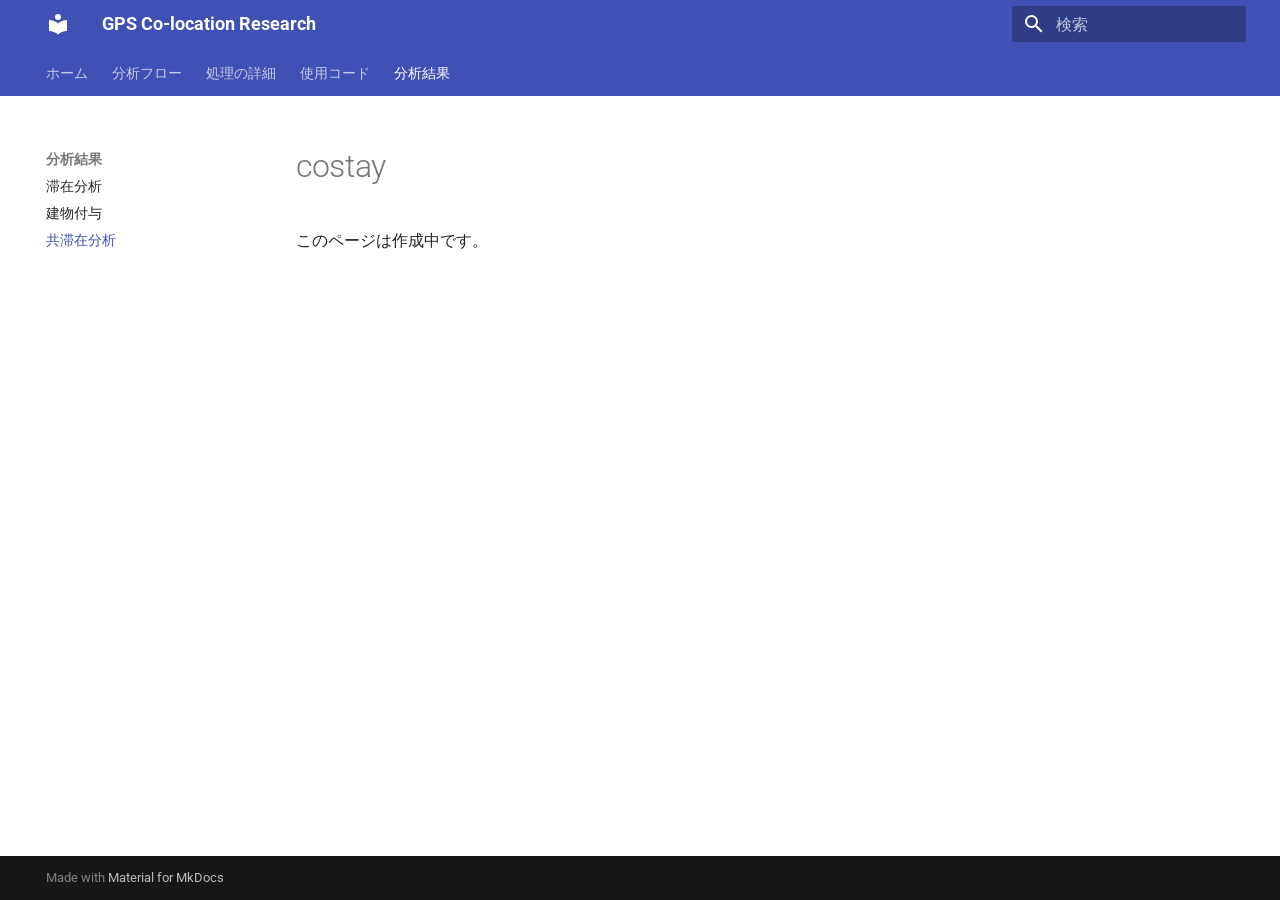
<file: 04_results/costay/index.html>
<!doctype html>
<html lang="ja" class="no-js">
  <head>
    
      <meta charset="utf-8">
      <meta name="viewport" content="width=device-width,initial-scale=1">
      
      
      
      
        <link rel="prev" href="../building/">
      
      
      
        
      
      
      <link rel="icon" href="../../assets/images/favicon.png">
      <meta name="generator" content="mkdocs-1.6.1, mkdocs-material-9.8.1">
    
    
      
        <title>共滞在分析 - GPS Co-location Research</title>
      
    
    
      <link rel="stylesheet" href="../../assets/stylesheets/main.57a0d79d.min.css">
      
      


    
    
      
    
    
      
        
        
        <link rel="preconnect" href="https://fonts.gstatic.com" crossorigin>
        <link rel="stylesheet" href="https://fonts.googleapis.com/css?family=Roboto:300,300i,400,400i,700,700i%7CRoboto+Mono:400,400i,700,700i&display=fallback">
        <style>:root{--md-text-font:"Roboto";--md-code-font:"Roboto Mono"}</style>
      
    
    
    <script>__md_scope=new URL("../..",location),__md_hash=e=>[...e].reduce(((e,_)=>(e<<5)-e+_.charCodeAt(0)),0),__md_get=(e,_=localStorage,t=__md_scope)=>JSON.parse(_.getItem(t.pathname+"."+e)),__md_set=(e,_,t=localStorage,a=__md_scope)=>{try{t.setItem(a.pathname+"."+e,JSON.stringify(_))}catch(e){}}</script>
    
      

    
    
  </head>
  
  
    <body dir="ltr">
  
    
    <input class="md-toggle" data-md-toggle="drawer" type="checkbox" id="__drawer" autocomplete="off">
    <input class="md-toggle" data-md-toggle="search" type="checkbox" id="__search" autocomplete="off">
    <label class="md-overlay" for="__drawer"></label>
    <div data-md-component="skip">
      
        
        <a href="#costay" class="md-skip">
          コンテンツにスキップ
        </a>
      
    </div>
    <div data-md-component="announce">
      
    </div>
    
    
      

<header class="md-header" data-md-component="header">
  <nav class="md-header__inner md-grid" aria-label="ヘッダー">
    <a href="../.." title="GPS Co-location Research" class="md-header__button md-logo" aria-label="GPS Co-location Research" data-md-component="logo">
      
  
  <svg xmlns="http://www.w3.org/2000/svg" viewBox="0 0 24 24"><path d="M12 8a3 3 0 0 0 3-3 3 3 0 0 0-3-3 3 3 0 0 0-3 3 3 3 0 0 0 3 3m0 3.54C9.64 9.35 6.5 8 3 8v11c3.5 0 6.64 1.35 9 3.54 2.36-2.19 5.5-3.54 9-3.54V8c-3.5 0-6.64 1.35-9 3.54"/></svg>

    </a>
    <label class="md-header__button md-icon" for="__drawer">
      
      <svg xmlns="http://www.w3.org/2000/svg" viewBox="0 0 24 24"><path d="M3 6h18v2H3zm0 5h18v2H3zm0 5h18v2H3z"/></svg>
    </label>
    <div class="md-header__title" data-md-component="header-title">
      <div class="md-header__ellipsis">
        <div class="md-header__topic">
          <span class="md-ellipsis">
            GPS Co-location Research
          </span>
        </div>
        <div class="md-header__topic" data-md-component="header-topic">
          <span class="md-ellipsis">
            
              共滞在分析
            
          </span>
        </div>
      </div>
    </div>
    
    
      <script>var palette=__md_get("__palette");if(palette&&palette.color){if("(prefers-color-scheme)"===palette.color.media){var media=matchMedia("(prefers-color-scheme: light)"),input=document.querySelector(media.matches?"[data-md-color-media='(prefers-color-scheme: light)']":"[data-md-color-media='(prefers-color-scheme: dark)']");palette.color.media=input.getAttribute("data-md-color-media"),palette.color.scheme=input.getAttribute("data-md-color-scheme"),palette.color.primary=input.getAttribute("data-md-color-primary"),palette.color.accent=input.getAttribute("data-md-color-accent")}for(var[key,value]of Object.entries(palette.color))document.body.setAttribute("data-md-color-"+key,value)}</script>
    
    
    
      
      
        <label class="md-header__button md-icon" for="__search">
          
          <svg xmlns="http://www.w3.org/2000/svg" viewBox="0 0 24 24"><path d="M9.5 3A6.5 6.5 0 0 1 16 9.5c0 1.61-.59 3.09-1.56 4.23l.27.27h.79l5 5-1.5 1.5-5-5v-.79l-.27-.27A6.52 6.52 0 0 1 9.5 16 6.5 6.5 0 0 1 3 9.5 6.5 6.5 0 0 1 9.5 3m0 2C7 5 5 7 5 9.5S7 14 9.5 14 14 12 14 9.5 12 5 9.5 5"/></svg>
        </label>
        <div class="md-search" data-md-component="search" role="dialog">
  <label class="md-search__overlay" for="__search"></label>
  <div class="md-search__inner" role="search">
    <form class="md-search__form" name="search">
      <input type="text" class="md-search__input" name="query" aria-label="検索" placeholder="検索" autocapitalize="off" autocorrect="off" autocomplete="off" spellcheck="false" data-md-component="search-query" required>
      <label class="md-search__icon md-icon" for="__search">
        
        <svg xmlns="http://www.w3.org/2000/svg" viewBox="0 0 24 24"><path d="M9.5 3A6.5 6.5 0 0 1 16 9.5c0 1.61-.59 3.09-1.56 4.23l.27.27h.79l5 5-1.5 1.5-5-5v-.79l-.27-.27A6.52 6.52 0 0 1 9.5 16 6.5 6.5 0 0 1 3 9.5 6.5 6.5 0 0 1 9.5 3m0 2C7 5 5 7 5 9.5S7 14 9.5 14 14 12 14 9.5 12 5 9.5 5"/></svg>
        
        <svg xmlns="http://www.w3.org/2000/svg" viewBox="0 0 24 24"><path d="M20 11v2H8l5.5 5.5-1.42 1.42L4.16 12l7.92-7.92L13.5 5.5 8 11z"/></svg>
      </label>
      <nav class="md-search__options" aria-label="検索">
        
        <button type="reset" class="md-search__icon md-icon" title="クリア" aria-label="クリア" tabindex="-1">
          
          <svg xmlns="http://www.w3.org/2000/svg" viewBox="0 0 24 24"><path d="M19 6.41 17.59 5 12 10.59 6.41 5 5 6.41 10.59 12 5 17.59 6.41 19 12 13.41 17.59 19 19 17.59 13.41 12z"/></svg>
        </button>
      </nav>
      
    </form>
    <div class="md-search__output">
      <div class="md-search__scrollwrap" tabindex="0" data-md-scrollfix>
        <div class="md-search-result" data-md-component="search-result">
          <div class="md-search-result__meta">
            検索を初期化
          </div>
          <ol class="md-search-result__list" role="presentation"></ol>
        </div>
      </div>
    </div>
  </div>
</div>
      
    
    
  </nav>
  
</header>
    
    <div class="md-container" data-md-component="container">
      
      
        
          
            
<nav class="md-tabs" aria-label="タブ" data-md-component="tabs">
  <div class="md-grid">
    <ul class="md-tabs__list">
      
        
  
  
  
  
    <li class="md-tabs__item">
      <a href="../.." class="md-tabs__link">
        
  
  
    
  
  ホーム

      </a>
    </li>
  

      
        
  
  
  
  
    
    
      <li class="md-tabs__item">
        <a href="../../01_workflow/" class="md-tabs__link">
          
  
  
  分析フロー

        </a>
      </li>
    
  

      
        
  
  
  
  
    
    
      <li class="md-tabs__item">
        <a href="../../02_methodology/stay/" class="md-tabs__link">
          
  
  
  処理の詳細

        </a>
      </li>
    
  

      
        
  
  
  
  
    
    
      <li class="md-tabs__item">
        <a href="../../03_source_code/" class="md-tabs__link">
          
  
  
  使用コード

        </a>
      </li>
    
  

      
        
  
  
  
    
  
  
    
    
      <li class="md-tabs__item md-tabs__item--active">
        <a href="../stay/" class="md-tabs__link">
          
  
  
  分析結果

        </a>
      </li>
    
  

      
    </ul>
  </div>
</nav>
          
        
      
      <main class="md-main" data-md-component="main">
        <div class="md-main__inner md-grid">
          
            
              
              <div class="md-sidebar md-sidebar--primary" data-md-component="sidebar" data-md-type="navigation" >
                <div class="md-sidebar__scrollwrap">
                  <div class="md-sidebar__inner">
                    


  


<nav class="md-nav md-nav--primary md-nav--lifted" aria-label="ナビゲーション" data-md-level="0">
  <label class="md-nav__title" for="__drawer">
    <a href="../.." title="GPS Co-location Research" class="md-nav__button md-logo" aria-label="GPS Co-location Research" data-md-component="logo">
      
  
  <svg xmlns="http://www.w3.org/2000/svg" viewBox="0 0 24 24"><path d="M12 8a3 3 0 0 0 3-3 3 3 0 0 0-3-3 3 3 0 0 0-3 3 3 3 0 0 0 3 3m0 3.54C9.64 9.35 6.5 8 3 8v11c3.5 0 6.64 1.35 9 3.54 2.36-2.19 5.5-3.54 9-3.54V8c-3.5 0-6.64 1.35-9 3.54"/></svg>

    </a>
    GPS Co-location Research
  </label>
  
  <ul class="md-nav__list" data-md-scrollfix>
    
      
      
  
  
  
  
    <li class="md-nav__item">
      <a href="../.." class="md-nav__link">
        
  
  
  <span class="md-ellipsis">
    
  
    ホーム
  

    
  </span>
  
  

      </a>
    </li>
  

    
      
      
  
  
  
  
    
    
    
    
      
      
        
      
    
    
    <li class="md-nav__item md-nav__item--nested">
      
        
        
        <input class="md-nav__toggle md-toggle " type="checkbox" id="__nav_2" >
        
          
          <label class="md-nav__link" for="__nav_2" id="__nav_2_label" tabindex="0">
            
  
  
  <span class="md-ellipsis">
    
  
    分析フロー
  

    
  </span>
  
  

            <span class="md-nav__icon md-icon"></span>
          </label>
        
        <nav class="md-nav" data-md-level="1" aria-labelledby="__nav_2_label" aria-expanded="false">
          <label class="md-nav__title" for="__nav_2">
            <span class="md-nav__icon md-icon"></span>
            
  
    分析フロー
  

          </label>
          <ul class="md-nav__list" data-md-scrollfix>
            
              
                
  
  
  
  
    <li class="md-nav__item">
      <a href="../../01_workflow/" class="md-nav__link">
        
  
  
  <span class="md-ellipsis">
    
  
    全体フロー
  

    
  </span>
  
  

      </a>
    </li>
  

              
            
          </ul>
        </nav>
      
    </li>
  

    
      
      
  
  
  
  
    
    
    
    
      
      
        
      
    
    
    <li class="md-nav__item md-nav__item--nested">
      
        
        
        <input class="md-nav__toggle md-toggle " type="checkbox" id="__nav_3" >
        
          
          <label class="md-nav__link" for="__nav_3" id="__nav_3_label" tabindex="0">
            
  
  
  <span class="md-ellipsis">
    
  
    処理の詳細
  

    
  </span>
  
  

            <span class="md-nav__icon md-icon"></span>
          </label>
        
        <nav class="md-nav" data-md-level="1" aria-labelledby="__nav_3_label" aria-expanded="false">
          <label class="md-nav__title" for="__nav_3">
            <span class="md-nav__icon md-icon"></span>
            
  
    処理の詳細
  

          </label>
          <ul class="md-nav__list" data-md-scrollfix>
            
              
                
  
  
  
  
    <li class="md-nav__item">
      <a href="../../02_methodology/stay/" class="md-nav__link">
        
  
  
  <span class="md-ellipsis">
    
  
    滞在抽出
  

    
  </span>
  
  

      </a>
    </li>
  

              
            
              
                
  
  
  
  
    <li class="md-nav__item">
      <a href="../../02_methodology/building/" class="md-nav__link">
        
  
  
  <span class="md-ellipsis">
    
  
    建物付与
  

    
  </span>
  
  

      </a>
    </li>
  

              
            
              
                
  
  
  
  
    <li class="md-nav__item">
      <a href="../../02_methodology/costay/" class="md-nav__link">
        
  
  
  <span class="md-ellipsis">
    
  
    共滞在抽出
  

    
  </span>
  
  

      </a>
    </li>
  

              
            
          </ul>
        </nav>
      
    </li>
  

    
      
      
  
  
  
  
    
    
    
    
      
      
        
      
    
    
    <li class="md-nav__item md-nav__item--nested">
      
        
        
        <input class="md-nav__toggle md-toggle " type="checkbox" id="__nav_4" >
        
          
          <label class="md-nav__link" for="__nav_4" id="__nav_4_label" tabindex="0">
            
  
  
  <span class="md-ellipsis">
    
  
    使用コード
  

    
  </span>
  
  

            <span class="md-nav__icon md-icon"></span>
          </label>
        
        <nav class="md-nav" data-md-level="1" aria-labelledby="__nav_4_label" aria-expanded="false">
          <label class="md-nav__title" for="__nav_4">
            <span class="md-nav__icon md-icon"></span>
            
  
    使用コード
  

          </label>
          <ul class="md-nav__list" data-md-scrollfix>
            
              
                
  
  
  
  
    <li class="md-nav__item">
      <a href="../../03_source_code/" class="md-nav__link">
        
  
  
  <span class="md-ellipsis">
    
  
    コード一覧
  

    
  </span>
  
  

      </a>
    </li>
  

              
            
              
                
  
  
  
  
    <li class="md-nav__item">
      <a href="../../03_source_code/notebooks/Stay_region_building/" class="md-nav__link">
        
  
  
  <span class="md-ellipsis">
    
  
    Zmap TOWN II 建物割当検証：全日付・全地域
  

    
  </span>
  
  

      </a>
    </li>
  

              
            
          </ul>
        </nav>
      
    </li>
  

    
      
      
  
  
    
  
  
  
    
    
    
    
      
        
        
      
      
        
      
    
    
    <li class="md-nav__item md-nav__item--active md-nav__item--section md-nav__item--nested">
      
        
        
        <input class="md-nav__toggle md-toggle " type="checkbox" id="__nav_5" checked>
        
          
          <label class="md-nav__link" for="__nav_5" id="__nav_5_label" tabindex="">
            
  
  
  <span class="md-ellipsis">
    
  
    分析結果
  

    
  </span>
  
  

            <span class="md-nav__icon md-icon"></span>
          </label>
        
        <nav class="md-nav" data-md-level="1" aria-labelledby="__nav_5_label" aria-expanded="true">
          <label class="md-nav__title" for="__nav_5">
            <span class="md-nav__icon md-icon"></span>
            
  
    分析結果
  

          </label>
          <ul class="md-nav__list" data-md-scrollfix>
            
              
                
  
  
  
  
    <li class="md-nav__item">
      <a href="../stay/" class="md-nav__link">
        
  
  
  <span class="md-ellipsis">
    
  
    滞在分析
  

    
  </span>
  
  

      </a>
    </li>
  

              
            
              
                
  
  
  
  
    <li class="md-nav__item">
      <a href="../building/" class="md-nav__link">
        
  
  
  <span class="md-ellipsis">
    
  
    建物付与
  

    
  </span>
  
  

      </a>
    </li>
  

              
            
              
                
  
  
    
  
  
  
    <li class="md-nav__item md-nav__item--active">
      
      <input class="md-nav__toggle md-toggle" type="checkbox" id="__toc">
      
      
        
      
      
      <a href="./" class="md-nav__link md-nav__link--active">
        
  
  
  <span class="md-ellipsis">
    
  
    共滞在分析
  

    
  </span>
  
  

      </a>
      
    </li>
  

              
            
          </ul>
        </nav>
      
    </li>
  

    
  </ul>
</nav>
                  </div>
                </div>
              </div>
            
            
              
              <div class="md-sidebar md-sidebar--secondary" data-md-component="sidebar" data-md-type="toc" >
                <div class="md-sidebar__scrollwrap">
                  <div class="md-sidebar__inner">
                    

<nav class="md-nav md-nav--secondary" aria-label="目次">
  
  
  
    
  
  
</nav>
                  </div>
                </div>
              </div>
            
          
          
            <div class="md-content" data-md-component="content">
              
              <article class="md-content__inner md-typeset">
                
                  



<h1 id="costay">costay</h1>
<p>このページは作成中です。</p>












                
              </article>
            </div>
          
          
<script>var target=document.getElementById(location.hash.slice(1));target&&target.name&&(target.checked=target.name.startsWith("__tabbed_"))</script>
        </div>
        
      </main>
      
        <footer class="md-footer">
  
  <div class="md-footer-meta md-typeset">
    <div class="md-footer-meta__inner md-grid">
      <div class="md-copyright">
  
  
    Made with
    <a href="https://squidfunk.github.io/mkdocs-material/" target="_blank" rel="noopener">
      Material for MkDocs
    </a>
  
</div>
      
    </div>
  </div>
</footer>
      
    </div>
    <div class="md-dialog" data-md-component="dialog">
      <div class="md-dialog__inner md-typeset"></div>
    </div>
    
    
    
      
      
      <script id="__config" type="application/json">{"annotate": null, "base": "../..", "features": ["navigation.tabs", "navigation.sections", "content.code.copy"], "search": "../../assets/javascripts/workers/search.a7633da7.min.js", "tags": null, "translations": {"clipboard.copied": "\u30b3\u30d4\u30fc\u3057\u307e\u3057\u305f", "clipboard.copy": "\u30af\u30ea\u30c3\u30d7\u30dc\u30fc\u30c9\u3078\u30b3\u30d4\u30fc", "search.result.more.one": "\u3053\u306e\u30da\u30fc\u30b8\u5185\u306b\u3082\u30461\u4ef6\u898b\u3064\u304b\u308a\u307e\u3057\u305f", "search.result.more.other": "\u3053\u306e\u30da\u30fc\u30b8\u5185\u306b\u3042\u3068#\u4ef6\u898b\u3064\u304b\u308a\u307e\u3057\u305f", "search.result.none": "\u4f55\u3082\u898b\u3064\u304b\u308a\u307e\u305b\u3093\u3067\u3057\u305f", "search.result.one": "1\u4ef6\u898b\u3064\u304b\u308a\u307e\u3057\u305f", "search.result.other": "#\u4ef6\u898b\u3064\u304b\u308a\u307e\u3057\u305f", "search.result.placeholder": "\u691c\u7d22\u30ad\u30fc\u30ef\u30fc\u30c9\u3092\u5165\u529b\u3057\u3066\u304f\u3060\u3055\u3044", "search.result.term.missing": "\u691c\u7d22\u306b\u542b\u307e\u308c\u306a\u3044", "select.version": "\u30d0\u30fc\u30b8\u30e7\u30f3\u5207\u308a\u66ff\u3048"}, "version": null}</script>
    
    
      <script src="../../assets/javascripts/bundle.a5f9d56c.min.js"></script>
      
    
  <script data-mkdocs-jupyter-mathjax="{&quot;url&quot;: &quot;https://cdn.jsdelivr.net/npm/mathjax@4.1.3/tex-mml-chtml.js&quot;, &quot;version&quot;: 4}">
/* Shared by full pages and Material's instant navigation. */
(() => {
  const config = JSON.parse(document.currentScript.dataset.mkdocsJupyterMathjax);
  if (window.mkdocsJupyterMathJax) return;

  let loading;
  let queue = Promise.resolve();
  let previous = [];

  const ready = async () => {
    if (!loading) {
      loading = (async () => {
        let math = window.MathJax;
        if (!math?.typesetPromise) {
          const url = new URL(config.url, document.baseURI).href;
          const existing = Array.from(document.scripts).find(script =>
            script.src && (script.src === url || script.id === 'MathJax-script' ||
              (/mathjax/i.test(script.src) &&
               /\/(?:MathJax|latest|(?:tex|mml)(?:-mml)?-(?:chtml|svg))\.js(?:[?#]|$)/i.test(script.src))));
          if (existing) {
            if (!math?.startup?.promise) {
              await new Promise((resolve, reject) => {
                existing.addEventListener('load', resolve, { once: true });
                existing.addEventListener('error', reject, { once: true });
              });
            }
          } else {
            // Keep site macros, delimiters and startup hooks when supplied.
            const options = math || {};
            window.MathJax = {
              ...options,
              loader: {
                ...options.loader,
                load: Array.from(new Set(['ui/safe', ...(options.loader?.load || [])]))
              },
              startup: { typeset: false, ...options.startup },
              tex: {
                tags: 'ams',
                useLabelIds: true,
                inlineMath: [['$', '$'], ['\\(', '\\)']],
                displayMath: [['$$', '$$'], ['\\[', '\\]']],
                processEscapes: true,
                processEnvironments: true,
                ...options.tex
              }
            };
            await new Promise((resolve, reject) => {
              const script = document.createElement('script');
              script.src = config.url;
              script.id = 'MathJax-script';
              script.async = true;
              script.onload = resolve;
              script.onerror = reject;
              document.head.appendChild(script);
            });
          }
        }
        math = window.MathJax;
        await math.startup.promise;
        return math;
      })();
    }
    const math = await loading;
    // A site owner can extend the v3 queue again on each navigation.
    await math.startup.promise;
    return math;
  };

  const unrendered = node => {
    if (node.matches('mjx-container')) return [];
    if (!node.querySelector('mjx-container')) return [node];
    // In v3, scanning generated assistive MathML again produces nested output.
    return Array.from(node.children).flatMap(unrendered);
  };

  const refresh = () => {
    // A separate chain also serializes v3, without changing v4's startup promise.
    queue = queue.then(async () => {
      const notebooks = Array.from(document.querySelectorAll('.jupyter-wrapper'));
      if (!notebooks.length && !previous.length) return;
      if (notebooks.length === previous.length &&
          notebooks.every((node, index) => node === previous[index])) return;
      const math = await ready();
      if (previous.length) {
        math.typesetClear(previous);
        math.texReset();
      }
      previous = notebooks.filter(node => node.isConnected);
      const pending = previous.flatMap(unrendered);
      if (pending.length) await math.typesetPromise(pending);
    }).catch(error => console.error('mkdocs-jupyter: MathJax rendering failed', error));
    return queue;
  };

  window.mkdocsJupyterMathJax = { refresh };
  const start = () => {
    if (typeof document$ !== 'undefined') document$.subscribe(refresh);
    else refresh();
  };
  // Theme bundles and user-provided MathJax scripts can follow notebook content.
  if (document.readyState === 'loading') {
    document.addEventListener('DOMContentLoaded', start, { once: true });
  } else start();
})();

</script>
</body>
</html>
</file>
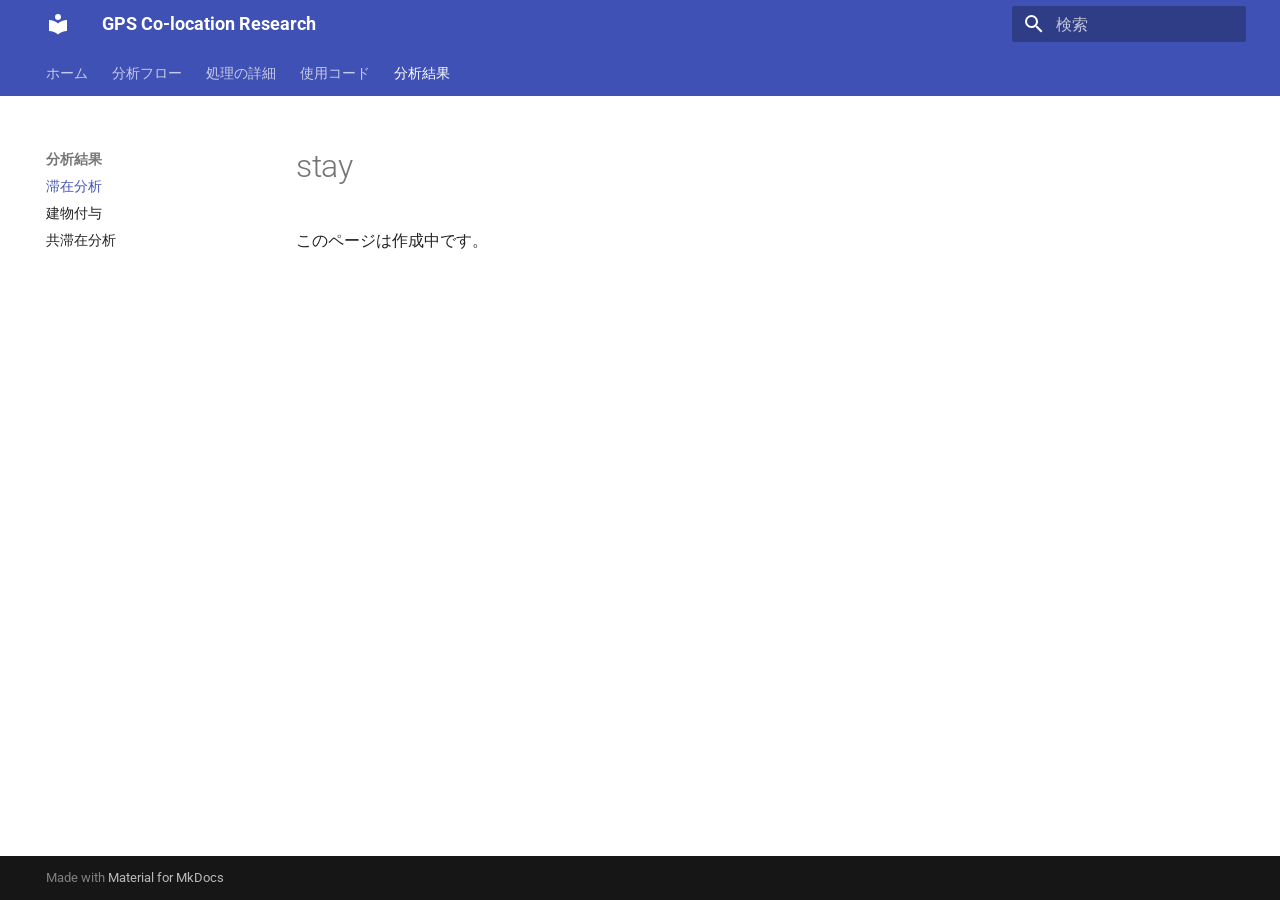
<file: 04_results/stay/index.html>
<!doctype html>
<html lang="ja" class="no-js">
  <head>
    
      <meta charset="utf-8">
      <meta name="viewport" content="width=device-width,initial-scale=1">
      
      
      
      
        <link rel="prev" href="../../03_source_code/notebooks/Stay_region_building/">
      
      
        <link rel="next" href="../building/">
      
      
        
      
      
      <link rel="icon" href="../../assets/images/favicon.png">
      <meta name="generator" content="mkdocs-1.6.1, mkdocs-material-9.8.1">
    
    
      
        <title>滞在分析 - GPS Co-location Research</title>
      
    
    
      <link rel="stylesheet" href="../../assets/stylesheets/main.57a0d79d.min.css">
      
      


    
    
      
    
    
      
        
        
        <link rel="preconnect" href="https://fonts.gstatic.com" crossorigin>
        <link rel="stylesheet" href="https://fonts.googleapis.com/css?family=Roboto:300,300i,400,400i,700,700i%7CRoboto+Mono:400,400i,700,700i&display=fallback">
        <style>:root{--md-text-font:"Roboto";--md-code-font:"Roboto Mono"}</style>
      
    
    
    <script>__md_scope=new URL("../..",location),__md_hash=e=>[...e].reduce(((e,_)=>(e<<5)-e+_.charCodeAt(0)),0),__md_get=(e,_=localStorage,t=__md_scope)=>JSON.parse(_.getItem(t.pathname+"."+e)),__md_set=(e,_,t=localStorage,a=__md_scope)=>{try{t.setItem(a.pathname+"."+e,JSON.stringify(_))}catch(e){}}</script>
    
      

    
    
  </head>
  
  
    <body dir="ltr">
  
    
    <input class="md-toggle" data-md-toggle="drawer" type="checkbox" id="__drawer" autocomplete="off">
    <input class="md-toggle" data-md-toggle="search" type="checkbox" id="__search" autocomplete="off">
    <label class="md-overlay" for="__drawer"></label>
    <div data-md-component="skip">
      
        
        <a href="#stay" class="md-skip">
          コンテンツにスキップ
        </a>
      
    </div>
    <div data-md-component="announce">
      
    </div>
    
    
      

<header class="md-header" data-md-component="header">
  <nav class="md-header__inner md-grid" aria-label="ヘッダー">
    <a href="../.." title="GPS Co-location Research" class="md-header__button md-logo" aria-label="GPS Co-location Research" data-md-component="logo">
      
  
  <svg xmlns="http://www.w3.org/2000/svg" viewBox="0 0 24 24"><path d="M12 8a3 3 0 0 0 3-3 3 3 0 0 0-3-3 3 3 0 0 0-3 3 3 3 0 0 0 3 3m0 3.54C9.64 9.35 6.5 8 3 8v11c3.5 0 6.64 1.35 9 3.54 2.36-2.19 5.5-3.54 9-3.54V8c-3.5 0-6.64 1.35-9 3.54"/></svg>

    </a>
    <label class="md-header__button md-icon" for="__drawer">
      
      <svg xmlns="http://www.w3.org/2000/svg" viewBox="0 0 24 24"><path d="M3 6h18v2H3zm0 5h18v2H3zm0 5h18v2H3z"/></svg>
    </label>
    <div class="md-header__title" data-md-component="header-title">
      <div class="md-header__ellipsis">
        <div class="md-header__topic">
          <span class="md-ellipsis">
            GPS Co-location Research
          </span>
        </div>
        <div class="md-header__topic" data-md-component="header-topic">
          <span class="md-ellipsis">
            
              滞在分析
            
          </span>
        </div>
      </div>
    </div>
    
    
      <script>var palette=__md_get("__palette");if(palette&&palette.color){if("(prefers-color-scheme)"===palette.color.media){var media=matchMedia("(prefers-color-scheme: light)"),input=document.querySelector(media.matches?"[data-md-color-media='(prefers-color-scheme: light)']":"[data-md-color-media='(prefers-color-scheme: dark)']");palette.color.media=input.getAttribute("data-md-color-media"),palette.color.scheme=input.getAttribute("data-md-color-scheme"),palette.color.primary=input.getAttribute("data-md-color-primary"),palette.color.accent=input.getAttribute("data-md-color-accent")}for(var[key,value]of Object.entries(palette.color))document.body.setAttribute("data-md-color-"+key,value)}</script>
    
    
    
      
      
        <label class="md-header__button md-icon" for="__search">
          
          <svg xmlns="http://www.w3.org/2000/svg" viewBox="0 0 24 24"><path d="M9.5 3A6.5 6.5 0 0 1 16 9.5c0 1.61-.59 3.09-1.56 4.23l.27.27h.79l5 5-1.5 1.5-5-5v-.79l-.27-.27A6.52 6.52 0 0 1 9.5 16 6.5 6.5 0 0 1 3 9.5 6.5 6.5 0 0 1 9.5 3m0 2C7 5 5 7 5 9.5S7 14 9.5 14 14 12 14 9.5 12 5 9.5 5"/></svg>
        </label>
        <div class="md-search" data-md-component="search" role="dialog">
  <label class="md-search__overlay" for="__search"></label>
  <div class="md-search__inner" role="search">
    <form class="md-search__form" name="search">
      <input type="text" class="md-search__input" name="query" aria-label="検索" placeholder="検索" autocapitalize="off" autocorrect="off" autocomplete="off" spellcheck="false" data-md-component="search-query" required>
      <label class="md-search__icon md-icon" for="__search">
        
        <svg xmlns="http://www.w3.org/2000/svg" viewBox="0 0 24 24"><path d="M9.5 3A6.5 6.5 0 0 1 16 9.5c0 1.61-.59 3.09-1.56 4.23l.27.27h.79l5 5-1.5 1.5-5-5v-.79l-.27-.27A6.52 6.52 0 0 1 9.5 16 6.5 6.5 0 0 1 3 9.5 6.5 6.5 0 0 1 9.5 3m0 2C7 5 5 7 5 9.5S7 14 9.5 14 14 12 14 9.5 12 5 9.5 5"/></svg>
        
        <svg xmlns="http://www.w3.org/2000/svg" viewBox="0 0 24 24"><path d="M20 11v2H8l5.5 5.5-1.42 1.42L4.16 12l7.92-7.92L13.5 5.5 8 11z"/></svg>
      </label>
      <nav class="md-search__options" aria-label="検索">
        
        <button type="reset" class="md-search__icon md-icon" title="クリア" aria-label="クリア" tabindex="-1">
          
          <svg xmlns="http://www.w3.org/2000/svg" viewBox="0 0 24 24"><path d="M19 6.41 17.59 5 12 10.59 6.41 5 5 6.41 10.59 12 5 17.59 6.41 19 12 13.41 17.59 19 19 17.59 13.41 12z"/></svg>
        </button>
      </nav>
      
    </form>
    <div class="md-search__output">
      <div class="md-search__scrollwrap" tabindex="0" data-md-scrollfix>
        <div class="md-search-result" data-md-component="search-result">
          <div class="md-search-result__meta">
            検索を初期化
          </div>
          <ol class="md-search-result__list" role="presentation"></ol>
        </div>
      </div>
    </div>
  </div>
</div>
      
    
    
  </nav>
  
</header>
    
    <div class="md-container" data-md-component="container">
      
      
        
          
            
<nav class="md-tabs" aria-label="タブ" data-md-component="tabs">
  <div class="md-grid">
    <ul class="md-tabs__list">
      
        
  
  
  
  
    <li class="md-tabs__item">
      <a href="../.." class="md-tabs__link">
        
  
  
    
  
  ホーム

      </a>
    </li>
  

      
        
  
  
  
  
    
    
      <li class="md-tabs__item">
        <a href="../../01_workflow/" class="md-tabs__link">
          
  
  
  分析フロー

        </a>
      </li>
    
  

      
        
  
  
  
  
    
    
      <li class="md-tabs__item">
        <a href="../../02_methodology/stay/" class="md-tabs__link">
          
  
  
  処理の詳細

        </a>
      </li>
    
  

      
        
  
  
  
  
    
    
      <li class="md-tabs__item">
        <a href="../../03_source_code/" class="md-tabs__link">
          
  
  
  使用コード

        </a>
      </li>
    
  

      
        
  
  
  
    
  
  
    
    
      <li class="md-tabs__item md-tabs__item--active">
        <a href="./" class="md-tabs__link">
          
  
  
  分析結果

        </a>
      </li>
    
  

      
    </ul>
  </div>
</nav>
          
        
      
      <main class="md-main" data-md-component="main">
        <div class="md-main__inner md-grid">
          
            
              
              <div class="md-sidebar md-sidebar--primary" data-md-component="sidebar" data-md-type="navigation" >
                <div class="md-sidebar__scrollwrap">
                  <div class="md-sidebar__inner">
                    


  


<nav class="md-nav md-nav--primary md-nav--lifted" aria-label="ナビゲーション" data-md-level="0">
  <label class="md-nav__title" for="__drawer">
    <a href="../.." title="GPS Co-location Research" class="md-nav__button md-logo" aria-label="GPS Co-location Research" data-md-component="logo">
      
  
  <svg xmlns="http://www.w3.org/2000/svg" viewBox="0 0 24 24"><path d="M12 8a3 3 0 0 0 3-3 3 3 0 0 0-3-3 3 3 0 0 0-3 3 3 3 0 0 0 3 3m0 3.54C9.64 9.35 6.5 8 3 8v11c3.5 0 6.64 1.35 9 3.54 2.36-2.19 5.5-3.54 9-3.54V8c-3.5 0-6.64 1.35-9 3.54"/></svg>

    </a>
    GPS Co-location Research
  </label>
  
  <ul class="md-nav__list" data-md-scrollfix>
    
      
      
  
  
  
  
    <li class="md-nav__item">
      <a href="../.." class="md-nav__link">
        
  
  
  <span class="md-ellipsis">
    
  
    ホーム
  

    
  </span>
  
  

      </a>
    </li>
  

    
      
      
  
  
  
  
    
    
    
    
      
      
        
      
    
    
    <li class="md-nav__item md-nav__item--nested">
      
        
        
        <input class="md-nav__toggle md-toggle " type="checkbox" id="__nav_2" >
        
          
          <label class="md-nav__link" for="__nav_2" id="__nav_2_label" tabindex="0">
            
  
  
  <span class="md-ellipsis">
    
  
    分析フロー
  

    
  </span>
  
  

            <span class="md-nav__icon md-icon"></span>
          </label>
        
        <nav class="md-nav" data-md-level="1" aria-labelledby="__nav_2_label" aria-expanded="false">
          <label class="md-nav__title" for="__nav_2">
            <span class="md-nav__icon md-icon"></span>
            
  
    分析フロー
  

          </label>
          <ul class="md-nav__list" data-md-scrollfix>
            
              
                
  
  
  
  
    <li class="md-nav__item">
      <a href="../../01_workflow/" class="md-nav__link">
        
  
  
  <span class="md-ellipsis">
    
  
    全体フロー
  

    
  </span>
  
  

      </a>
    </li>
  

              
            
          </ul>
        </nav>
      
    </li>
  

    
      
      
  
  
  
  
    
    
    
    
      
      
        
      
    
    
    <li class="md-nav__item md-nav__item--nested">
      
        
        
        <input class="md-nav__toggle md-toggle " type="checkbox" id="__nav_3" >
        
          
          <label class="md-nav__link" for="__nav_3" id="__nav_3_label" tabindex="0">
            
  
  
  <span class="md-ellipsis">
    
  
    処理の詳細
  

    
  </span>
  
  

            <span class="md-nav__icon md-icon"></span>
          </label>
        
        <nav class="md-nav" data-md-level="1" aria-labelledby="__nav_3_label" aria-expanded="false">
          <label class="md-nav__title" for="__nav_3">
            <span class="md-nav__icon md-icon"></span>
            
  
    処理の詳細
  

          </label>
          <ul class="md-nav__list" data-md-scrollfix>
            
              
                
  
  
  
  
    <li class="md-nav__item">
      <a href="../../02_methodology/stay/" class="md-nav__link">
        
  
  
  <span class="md-ellipsis">
    
  
    滞在抽出
  

    
  </span>
  
  

      </a>
    </li>
  

              
            
              
                
  
  
  
  
    <li class="md-nav__item">
      <a href="../../02_methodology/building/" class="md-nav__link">
        
  
  
  <span class="md-ellipsis">
    
  
    建物付与
  

    
  </span>
  
  

      </a>
    </li>
  

              
            
              
                
  
  
  
  
    <li class="md-nav__item">
      <a href="../../02_methodology/costay/" class="md-nav__link">
        
  
  
  <span class="md-ellipsis">
    
  
    共滞在抽出
  

    
  </span>
  
  

      </a>
    </li>
  

              
            
          </ul>
        </nav>
      
    </li>
  

    
      
      
  
  
  
  
    
    
    
    
      
      
        
      
    
    
    <li class="md-nav__item md-nav__item--nested">
      
        
        
        <input class="md-nav__toggle md-toggle " type="checkbox" id="__nav_4" >
        
          
          <label class="md-nav__link" for="__nav_4" id="__nav_4_label" tabindex="0">
            
  
  
  <span class="md-ellipsis">
    
  
    使用コード
  

    
  </span>
  
  

            <span class="md-nav__icon md-icon"></span>
          </label>
        
        <nav class="md-nav" data-md-level="1" aria-labelledby="__nav_4_label" aria-expanded="false">
          <label class="md-nav__title" for="__nav_4">
            <span class="md-nav__icon md-icon"></span>
            
  
    使用コード
  

          </label>
          <ul class="md-nav__list" data-md-scrollfix>
            
              
                
  
  
  
  
    <li class="md-nav__item">
      <a href="../../03_source_code/" class="md-nav__link">
        
  
  
  <span class="md-ellipsis">
    
  
    コード一覧
  

    
  </span>
  
  

      </a>
    </li>
  

              
            
              
                
  
  
  
  
    <li class="md-nav__item">
      <a href="../../03_source_code/notebooks/Stay_region_building/" class="md-nav__link">
        
  
  
  <span class="md-ellipsis">
    
  
    Zmap TOWN II 建物割当検証：全日付・全地域
  

    
  </span>
  
  

      </a>
    </li>
  

              
            
          </ul>
        </nav>
      
    </li>
  

    
      
      
  
  
    
  
  
  
    
    
    
    
      
        
        
      
      
        
      
    
    
    <li class="md-nav__item md-nav__item--active md-nav__item--section md-nav__item--nested">
      
        
        
        <input class="md-nav__toggle md-toggle " type="checkbox" id="__nav_5" checked>
        
          
          <label class="md-nav__link" for="__nav_5" id="__nav_5_label" tabindex="">
            
  
  
  <span class="md-ellipsis">
    
  
    分析結果
  

    
  </span>
  
  

            <span class="md-nav__icon md-icon"></span>
          </label>
        
        <nav class="md-nav" data-md-level="1" aria-labelledby="__nav_5_label" aria-expanded="true">
          <label class="md-nav__title" for="__nav_5">
            <span class="md-nav__icon md-icon"></span>
            
  
    分析結果
  

          </label>
          <ul class="md-nav__list" data-md-scrollfix>
            
              
                
  
  
    
  
  
  
    <li class="md-nav__item md-nav__item--active">
      
      <input class="md-nav__toggle md-toggle" type="checkbox" id="__toc">
      
      
        
      
      
      <a href="./" class="md-nav__link md-nav__link--active">
        
  
  
  <span class="md-ellipsis">
    
  
    滞在分析
  

    
  </span>
  
  

      </a>
      
    </li>
  

              
            
              
                
  
  
  
  
    <li class="md-nav__item">
      <a href="../building/" class="md-nav__link">
        
  
  
  <span class="md-ellipsis">
    
  
    建物付与
  

    
  </span>
  
  

      </a>
    </li>
  

              
            
              
                
  
  
  
  
    <li class="md-nav__item">
      <a href="../costay/" class="md-nav__link">
        
  
  
  <span class="md-ellipsis">
    
  
    共滞在分析
  

    
  </span>
  
  

      </a>
    </li>
  

              
            
          </ul>
        </nav>
      
    </li>
  

    
  </ul>
</nav>
                  </div>
                </div>
              </div>
            
            
              
              <div class="md-sidebar md-sidebar--secondary" data-md-component="sidebar" data-md-type="toc" >
                <div class="md-sidebar__scrollwrap">
                  <div class="md-sidebar__inner">
                    

<nav class="md-nav md-nav--secondary" aria-label="目次">
  
  
  
    
  
  
</nav>
                  </div>
                </div>
              </div>
            
          
          
            <div class="md-content" data-md-component="content">
              
              <article class="md-content__inner md-typeset">
                
                  



<h1 id="stay">stay</h1>
<p>このページは作成中です。</p>












                
              </article>
            </div>
          
          
<script>var target=document.getElementById(location.hash.slice(1));target&&target.name&&(target.checked=target.name.startsWith("__tabbed_"))</script>
        </div>
        
      </main>
      
        <footer class="md-footer">
  
  <div class="md-footer-meta md-typeset">
    <div class="md-footer-meta__inner md-grid">
      <div class="md-copyright">
  
  
    Made with
    <a href="https://squidfunk.github.io/mkdocs-material/" target="_blank" rel="noopener">
      Material for MkDocs
    </a>
  
</div>
      
    </div>
  </div>
</footer>
      
    </div>
    <div class="md-dialog" data-md-component="dialog">
      <div class="md-dialog__inner md-typeset"></div>
    </div>
    
    
    
      
      
      <script id="__config" type="application/json">{"annotate": null, "base": "../..", "features": ["navigation.tabs", "navigation.sections", "content.code.copy"], "search": "../../assets/javascripts/workers/search.a7633da7.min.js", "tags": null, "translations": {"clipboard.copied": "\u30b3\u30d4\u30fc\u3057\u307e\u3057\u305f", "clipboard.copy": "\u30af\u30ea\u30c3\u30d7\u30dc\u30fc\u30c9\u3078\u30b3\u30d4\u30fc", "search.result.more.one": "\u3053\u306e\u30da\u30fc\u30b8\u5185\u306b\u3082\u30461\u4ef6\u898b\u3064\u304b\u308a\u307e\u3057\u305f", "search.result.more.other": "\u3053\u306e\u30da\u30fc\u30b8\u5185\u306b\u3042\u3068#\u4ef6\u898b\u3064\u304b\u308a\u307e\u3057\u305f", "search.result.none": "\u4f55\u3082\u898b\u3064\u304b\u308a\u307e\u305b\u3093\u3067\u3057\u305f", "search.result.one": "1\u4ef6\u898b\u3064\u304b\u308a\u307e\u3057\u305f", "search.result.other": "#\u4ef6\u898b\u3064\u304b\u308a\u307e\u3057\u305f", "search.result.placeholder": "\u691c\u7d22\u30ad\u30fc\u30ef\u30fc\u30c9\u3092\u5165\u529b\u3057\u3066\u304f\u3060\u3055\u3044", "search.result.term.missing": "\u691c\u7d22\u306b\u542b\u307e\u308c\u306a\u3044", "select.version": "\u30d0\u30fc\u30b8\u30e7\u30f3\u5207\u308a\u66ff\u3048"}, "version": null}</script>
    
    
      <script src="../../assets/javascripts/bundle.a5f9d56c.min.js"></script>
      
    
  <script data-mkdocs-jupyter-mathjax="{&quot;url&quot;: &quot;https://cdn.jsdelivr.net/npm/mathjax@4.1.3/tex-mml-chtml.js&quot;, &quot;version&quot;: 4}">
/* Shared by full pages and Material's instant navigation. */
(() => {
  const config = JSON.parse(document.currentScript.dataset.mkdocsJupyterMathjax);
  if (window.mkdocsJupyterMathJax) return;

  let loading;
  let queue = Promise.resolve();
  let previous = [];

  const ready = async () => {
    if (!loading) {
      loading = (async () => {
        let math = window.MathJax;
        if (!math?.typesetPromise) {
          const url = new URL(config.url, document.baseURI).href;
          const existing = Array.from(document.scripts).find(script =>
            script.src && (script.src === url || script.id === 'MathJax-script' ||
              (/mathjax/i.test(script.src) &&
               /\/(?:MathJax|latest|(?:tex|mml)(?:-mml)?-(?:chtml|svg))\.js(?:[?#]|$)/i.test(script.src))));
          if (existing) {
            if (!math?.startup?.promise) {
              await new Promise((resolve, reject) => {
                existing.addEventListener('load', resolve, { once: true });
                existing.addEventListener('error', reject, { once: true });
              });
            }
          } else {
            // Keep site macros, delimiters and startup hooks when supplied.
            const options = math || {};
            window.MathJax = {
              ...options,
              loader: {
                ...options.loader,
                load: Array.from(new Set(['ui/safe', ...(options.loader?.load || [])]))
              },
              startup: { typeset: false, ...options.startup },
              tex: {
                tags: 'ams',
                useLabelIds: true,
                inlineMath: [['$', '$'], ['\\(', '\\)']],
                displayMath: [['$$', '$$'], ['\\[', '\\]']],
                processEscapes: true,
                processEnvironments: true,
                ...options.tex
              }
            };
            await new Promise((resolve, reject) => {
              const script = document.createElement('script');
              script.src = config.url;
              script.id = 'MathJax-script';
              script.async = true;
              script.onload = resolve;
              script.onerror = reject;
              document.head.appendChild(script);
            });
          }
        }
        math = window.MathJax;
        await math.startup.promise;
        return math;
      })();
    }
    const math = await loading;
    // A site owner can extend the v3 queue again on each navigation.
    await math.startup.promise;
    return math;
  };

  const unrendered = node => {
    if (node.matches('mjx-container')) return [];
    if (!node.querySelector('mjx-container')) return [node];
    // In v3, scanning generated assistive MathML again produces nested output.
    return Array.from(node.children).flatMap(unrendered);
  };

  const refresh = () => {
    // A separate chain also serializes v3, without changing v4's startup promise.
    queue = queue.then(async () => {
      const notebooks = Array.from(document.querySelectorAll('.jupyter-wrapper'));
      if (!notebooks.length && !previous.length) return;
      if (notebooks.length === previous.length &&
          notebooks.every((node, index) => node === previous[index])) return;
      const math = await ready();
      if (previous.length) {
        math.typesetClear(previous);
        math.texReset();
      }
      previous = notebooks.filter(node => node.isConnected);
      const pending = previous.flatMap(unrendered);
      if (pending.length) await math.typesetPromise(pending);
    }).catch(error => console.error('mkdocs-jupyter: MathJax rendering failed', error));
    return queue;
  };

  window.mkdocsJupyterMathJax = { refresh };
  const start = () => {
    if (typeof document$ !== 'undefined') document$.subscribe(refresh);
    else refresh();
  };
  // Theme bundles and user-provided MathJax scripts can follow notebook content.
  if (document.readyState === 'loading') {
    document.addEventListener('DOMContentLoaded', start, { once: true });
  } else start();
})();

</script>
</body>
</html>
</file>
<file: assets/stylesheets/main.57a0d79d.min.css>
@charset "UTF-8";html{box-sizing:border-box;-webkit-text-size-adjust:none;-moz-text-size-adjust:none;text-size-adjust:none}*,:after,:before{box-sizing:inherit}@media(prefers-reduced-motion){*,:after,:before{transition:none!important}}body{margin:0;-webkit-font-smoothing:antialiased;-moz-osx-font-smoothing:grayscale;--md-text-font-family:var(--md-text-font, _),
    -apple-system, BlinkMacSystemFont, Helvetica, Arial, sans-serif;--md-code-font-family:var(--md-code-font, _),
    SFMono-Regular, Consolas, Menlo, monospace}.md-typeset code:not(.focus-visible),a,button,input,label{-webkit-tap-highlight-color:transparent}a{color:inherit;text-decoration:none}hr{box-sizing:initial;display:block;height:.05rem;padding:0;overflow:visible;border:0}small{font-size:80%}sub,sup{line-height:1em}img{border-style:none}table{border-spacing:0;border-collapse:initial}td,th{font-weight:400;vertical-align:top}button{padding:0;margin:0;font-family:inherit;font-size:inherit;background:#0000;border:0}input{border:0;outline:none}:root{--md-primary-fg-color:#4051b5;--md-primary-fg-color--light:#5d6cc0;--md-primary-fg-color--dark:#303fa1;--md-primary-bg-color:#fff;--md-primary-bg-color--light:#ffffffb3;--md-accent-fg-color:#526cfe;--md-accent-fg-color--transparent:#526cfe1a;--md-accent-bg-color:#fff;--md-accent-bg-color--light:#ffffffb3;--md-typeset-table-sort-icon:url("data:image/svg+xml;charset=utf-8,<svg xmlns='http://www.w3.org/2000/svg' viewBox='0 0 24 24'><path d='m18 21-4-4h3V7h-3l4-4 4 4h-3v10h3M2 19v-2h10v2M2 13v-2h7v2M2 7V5h4v2z'/></svg>");--md-typeset-table-sort-icon--asc:url("data:image/svg+xml;charset=utf-8,<svg xmlns='http://www.w3.org/2000/svg' viewBox='0 0 24 24'><path d='M19 17h3l-4 4-4-4h3V3h2M2 17h10v2H2M6 5v2H2V5m0 6h7v2H2z'/></svg>");--md-typeset-table-sort-icon--desc:url("data:image/svg+xml;charset=utf-8,<svg xmlns='http://www.w3.org/2000/svg' viewBox='0 0 24 24'><path d='M19 7h3l-4-4-4 4h3v14h2M2 17h10v2H2M6 5v2H2V5m0 6h7v2H2z'/></svg>")}[data-md-color-scheme=default]{color-scheme:light}[data-md-color-scheme=default] img[src$="#gh-dark-mode-only"],[data-md-color-scheme=default] img[src$="#only-dark"]{display:none}:root,[data-md-color-scheme=default]{--md-hue:225deg;--md-default-fg-color:#000000de;--md-default-fg-color--light:#0000008a;--md-default-fg-color--lighter:#00000052;--md-default-fg-color--lightest:#00000012;--md-default-bg-color:#fff;--md-default-bg-color--light:#ffffffb3;--md-default-bg-color--lighter:#ffffff4d;--md-default-bg-color--lightest:#ffffff1f;--md-code-fg-color:#36464e;--md-code-bg-color:#f5f5f5;--md-code-bg-color--light:#f5f5f5b3;--md-code-bg-color--lighter:#f5f5f54d;--md-code-hl-color:#4287ff;--md-code-hl-color--light:#4287ff1a;--md-code-hl-number-color:#d52a2a;--md-code-hl-special-color:#db1457;--md-code-hl-function-color:#a846b9;--md-code-hl-constant-color:#6e59d9;--md-code-hl-keyword-color:#3f6ec6;--md-code-hl-string-color:#1c7d4d;--md-code-hl-name-color:var(--md-code-fg-color);--md-code-hl-operator-color:var(--md-default-fg-color--light);--md-code-hl-punctuation-color:var(--md-default-fg-color--light);--md-code-hl-comment-color:var(--md-default-fg-color--light);--md-code-hl-generic-color:var(--md-default-fg-color--light);--md-code-hl-variable-color:var(--md-default-fg-color--light);--md-typeset-color:var(--md-default-fg-color);--md-typeset-a-color:var(--md-primary-fg-color);--md-typeset-del-color:#f5503d26;--md-typeset-ins-color:#0bd57026;--md-typeset-kbd-color:#fafafa;--md-typeset-kbd-accent-color:#fff;--md-typeset-kbd-border-color:#b8b8b8;--md-typeset-mark-color:#ffff0080;--md-typeset-table-color:#0000001f;--md-typeset-table-color--light:#00000009;--md-admonition-fg-color:var(--md-default-fg-color);--md-admonition-bg-color:var(--md-default-bg-color);--md-warning-fg-color:#000000de;--md-warning-bg-color:#ff9;--md-footer-fg-color:#fff;--md-footer-fg-color--light:#ffffffb3;--md-footer-fg-color--lighter:#ffffff73;--md-footer-bg-color:#000000de;--md-footer-bg-color--dark:#00000052;--md-shadow-z1:0 0.2rem 0.5rem #0000000d,
    0 0 0.05rem #0000001a;--md-shadow-z2:0 0.2rem 0.5rem #0000001a,
    0 0 0.05rem #00000040;--md-shadow-z3:0 0.2rem 0.5rem #0003,
    0 0 0.05rem #00000059}.md-icon svg{display:block;width:1.2rem;height:1.2rem;fill:currentcolor}aside,body,input{font-family:var(--md-text-font-family);font-feature-settings:"kern","liga";color:var(--md-typeset-color)}code,kbd,pre{font-family:var(--md-code-font-family);font-feature-settings:"kern"}.md-typeset{font-size:.8rem;line-height:1.6;overflow-wrap:break-word;-webkit-print-color-adjust:exact;color-adjust:exact}@media print{.md-typeset{font-size:.68rem}.md-typeset code,.md-typeset kbd,.md-typeset pre{white-space:pre-wrap}}.md-typeset blockquote,.md-typeset dl,.md-typeset figure,.md-typeset ol,.md-typeset pre,.md-typeset ul{margin-top:1em;margin-bottom:1em}.md-typeset h1{margin:0 0 1.25em;font-size:2em;line-height:1.3;color:var(--md-default-fg-color--light)}.md-typeset h1,.md-typeset h2{font-weight:300;letter-spacing:-.01em}.md-typeset h2{margin:1.6em 0 .64em;font-size:1.5625em;line-height:1.4}.md-typeset h3{margin:1.6em 0 .8em;font-size:1.25em;font-weight:400;line-height:1.5;letter-spacing:-.01em}.md-typeset h2+h3{margin-top:.8em}.md-typeset h4{margin:1em 0;font-weight:700;letter-spacing:-.01em}.md-typeset h5,.md-typeset h6{margin:1.25em 0;font-size:.8em;font-weight:700;color:var(--md-default-fg-color--light);letter-spacing:-.01em}.md-typeset h5{text-transform:uppercase}.md-typeset h5 code{text-transform:none}.md-typeset hr{display:flow-root;margin:1.5em 0;border-bottom:.05rem solid var(--md-default-fg-color--lightest)}.md-typeset a{color:var(--md-typeset-a-color);word-break:break-word}.md-typeset a,.md-typeset a:before{transition:color 125ms}.md-typeset a:focus,.md-typeset a:hover{color:var(--md-accent-fg-color)}.md-typeset a:focus code,.md-typeset a:hover code{color:var(--md-accent-fg-color);background-color:var(--md-accent-fg-color--transparent)}.md-typeset a code{color:var(--md-typeset-a-color)}.md-typeset a.focus-visible{outline-color:var(--md-accent-fg-color);outline-offset:.2rem}.md-typeset code,.md-typeset kbd,.md-typeset pre{font-variant-ligatures:none;color:var(--md-code-fg-color);direction:ltr;transition:background-color 125ms}.md-typeset code{padding:0 .2941176471em;font-size:.85em;word-break:break-word;background-color:var(--md-code-bg-color);border-radius:.1rem;-webkit-box-decoration-break:clone;box-decoration-break:clone;transition:color 125ms,background-color 125ms}.md-typeset code:not(.focus-visible){outline:none}.md-typeset pre{position:relative;display:flow-root;line-height:1.4}.md-typeset pre>code{display:block;padding:.7720588235em 1.1764705882em;margin:0;overflow:auto;word-break:normal;touch-action:auto;scrollbar-color:var(--md-default-fg-color--lighter) #0000;scrollbar-width:thin;outline-color:var(--md-accent-fg-color);box-shadow:none;-webkit-box-decoration-break:slice;box-decoration-break:slice}.md-typeset pre>code:hover{scrollbar-color:var(--md-accent-fg-color) #0000}.md-typeset pre>code::-webkit-scrollbar{width:.2rem;height:.2rem}.md-typeset pre>code::-webkit-scrollbar-thumb{background-color:var(--md-default-fg-color--lighter)}.md-typeset pre>code::-webkit-scrollbar-thumb:hover{background-color:var(--md-accent-fg-color)}.md-typeset kbd{display:inline-block;padding:0 .6666666667em;font-size:.75em;color:var(--md-default-fg-color);word-break:break-word;vertical-align:text-top;background-color:var(--md-typeset-kbd-color);border-radius:.1rem;box-shadow:0 .1rem 0 .05rem var(--md-typeset-kbd-border-color),0 .1rem 0 var(--md-typeset-kbd-border-color),0 -.1rem .2rem var(--md-typeset-kbd-accent-color) inset}.md-typeset mark{color:inherit;word-break:break-word;background-color:var(--md-typeset-mark-color);-webkit-box-decoration-break:clone;box-decoration-break:clone}.md-typeset abbr{text-decoration:none;cursor:help}.md-typeset [data-preview],.md-typeset abbr{border-bottom:.05rem dotted var(--md-default-fg-color--light)}.md-typeset small{opacity:.75}[dir=ltr] .md-typeset sub,[dir=ltr] .md-typeset sup{margin-left:.078125em}[dir=rtl] .md-typeset sub,[dir=rtl] .md-typeset sup{margin-right:.078125em}[dir=ltr] .md-typeset blockquote{padding-left:.6rem;border-left:.2rem solid var(--md-default-fg-color--lighter)}[dir=rtl] .md-typeset blockquote{padding-right:.6rem;border-right:.2rem solid var(--md-default-fg-color--lighter)}.md-typeset blockquote{margin-left:0;margin-right:0;color:var(--md-default-fg-color--light)}.md-typeset ul{list-style-type:disc}.md-typeset ul[type]{list-style-type:revert-layer}[dir=ltr] .md-typeset ol,[dir=ltr] .md-typeset ol li ol,[dir=ltr] .md-typeset ol li ul,[dir=ltr] .md-typeset ul,[dir=ltr] .md-typeset ul li ol,[dir=ltr] .md-typeset ul li ul{margin-left:.625em}[dir=rtl] .md-typeset ol,[dir=rtl] .md-typeset ol li ol,[dir=rtl] .md-typeset ol li ul,[dir=rtl] .md-typeset ul,[dir=rtl] .md-typeset ul li ol,[dir=rtl] .md-typeset ul li ul{margin-right:.625em}.md-typeset ol,.md-typeset ul{padding:0}.md-typeset ol:not([hidden]),.md-typeset ul:not([hidden]){display:flow-root}.md-typeset ol ol,.md-typeset ul ol{list-style-type:lower-alpha}.md-typeset ol ol ol,.md-typeset ul ol ol{list-style-type:lower-roman}.md-typeset ol ol ol ol,.md-typeset ul ol ol ol{list-style-type:upper-alpha}.md-typeset ol ol ol ol ol,.md-typeset ul ol ol ol ol{list-style-type:upper-roman}.md-typeset ol[type],.md-typeset ul[type]{list-style-type:revert-layer}[dir=ltr] .md-typeset ol li,[dir=ltr] .md-typeset ul li{margin-left:1.25em}[dir=rtl] .md-typeset ol li,[dir=rtl] .md-typeset ul li{margin-right:1.25em}.md-typeset ol li,.md-typeset ul li{margin-bottom:.5em}.md-typeset ol li blockquote,.md-typeset ol li p,.md-typeset ul li blockquote,.md-typeset ul li p{margin:.5em 0}.md-typeset ol li:last-child,.md-typeset ul li:last-child{margin-bottom:0}.md-typeset ol li ol,.md-typeset ol li ul,.md-typeset ul li ol,.md-typeset ul li ul{margin-top:.5em;margin-bottom:.5em}[dir=ltr] .md-typeset dd{margin-left:1.875em}[dir=rtl] .md-typeset dd{margin-right:1.875em}.md-typeset dd{margin-top:1em;margin-bottom:1.5em}.md-typeset img,.md-typeset svg,.md-typeset video{max-width:100%;height:auto}.md-typeset img[align=left]{margin:1em 1em 1em 0}.md-typeset img[align=right]{margin:1em 0 1em 1em}.md-typeset img[align]:only-child{margin-top:0}.md-typeset figure{display:flow-root;width:fit-content;max-width:100%;margin:1em auto;text-align:center}.md-typeset figure img{display:block;margin:0 auto}.md-typeset figcaption{max-width:24rem;margin:1em auto;font-style:italic}.md-typeset iframe{max-width:100%}.md-typeset table:not([class]){display:inline-block;max-width:100%;overflow:auto;font-size:.64rem;touch-action:auto;background-color:var(--md-default-bg-color);border:.05rem solid var(--md-typeset-table-color);border-radius:.1rem}@media print{.md-typeset table:not([class]){display:table}}.md-typeset table:not([class])+*{margin-top:1.5em}.md-typeset table:not([class]) td>:first-child,.md-typeset table:not([class]) th>:first-child{margin-top:0}.md-typeset table:not([class]) td>:last-child,.md-typeset table:not([class]) th>:last-child{margin-bottom:0}.md-typeset table:not([class]) td:not([align]),.md-typeset table:not([class]) th:not([align]){text-align:left}[dir=rtl] .md-typeset table:not([class]) td:not([align]),[dir=rtl] .md-typeset table:not([class]) th:not([align]){text-align:right}.md-typeset table:not([class]) th{min-width:5rem;padding:.9375em 1.25em;font-weight:700;vertical-align:top}.md-typeset table:not([class]) td{padding:.9375em 1.25em;vertical-align:top;border-top:.05rem solid var(--md-typeset-table-color)}.md-typeset table:not([class]) tbody tr{transition:background-color 125ms}.md-typeset table:not([class]) tbody tr:hover{background-color:var(--md-typeset-table-color--light);box-shadow:0 .05rem 0 var(--md-default-bg-color) inset}.md-typeset table:not([class]) a{word-break:normal}.md-typeset table th[role=columnheader]{cursor:pointer}[dir=ltr] .md-typeset table th[role=columnheader]:after{margin-left:.5em}[dir=rtl] .md-typeset table th[role=columnheader]:after{margin-right:.5em}.md-typeset table th[role=columnheader]:after{display:inline-block;width:1.2em;height:1.2em;vertical-align:text-bottom;content:"";-webkit-mask-image:var(--md-typeset-table-sort-icon);mask-image:var(--md-typeset-table-sort-icon);-webkit-mask-repeat:no-repeat;mask-repeat:no-repeat;-webkit-mask-size:contain;mask-size:contain;transition:background-color 125ms}.md-typeset table th[role=columnheader]:hover:after{background-color:var(--md-default-fg-color--lighter)}.md-typeset table th[role=columnheader][aria-sort=ascending]:after{background-color:var(--md-default-fg-color--light);-webkit-mask-image:var(--md-typeset-table-sort-icon--asc);mask-image:var(--md-typeset-table-sort-icon--asc)}.md-typeset table th[role=columnheader][aria-sort=descending]:after{background-color:var(--md-default-fg-color--light);-webkit-mask-image:var(--md-typeset-table-sort-icon--desc);mask-image:var(--md-typeset-table-sort-icon--desc)}.md-typeset__scrollwrap{margin:1em -.8rem;overflow-x:auto;touch-action:auto}.md-typeset__table{display:inline-block;padding:0 .8rem;margin-bottom:.5em}@media print{.md-typeset__table{display:block}}html .md-typeset__table table{display:table;width:100%;margin:0;overflow:hidden}@media screen and (max-width:44.984375em){.md-content__inner>pre{margin:1em -.8rem}.md-content__inner>pre code{border-radius:0}}.md-typeset .md-author{position:relative;display:block;flex-shrink:0;width:1.6rem;height:1.6rem;overflow:hidden;border-radius:100%;transition:color 125ms,transform 125ms}.md-typeset .md-author img{display:block}.md-typeset .md-author--more{font-size:.6rem;font-weight:700;line-height:1.6rem;color:var(--md-default-fg-color--lighter);text-align:center;background:var(--md-default-fg-color--lightest)}.md-typeset .md-author--long{width:2.4rem;height:2.4rem}.md-typeset a.md-author{transform:scale(1)}.md-typeset a.md-author img{filter:grayscale(100%) opacity(75%);border-radius:100%;transition:filter 125ms}.md-typeset a.md-author:focus,.md-typeset a.md-author:hover{z-index:1;transform:scale(1.1)}.md-typeset a.md-author:focus img,.md-typeset a.md-author:hover img{filter:grayscale(0)}.md-banner{overflow:auto;color:var(--md-footer-fg-color);background-color:var(--md-footer-bg-color)}@media print{.md-banner{display:none}}.md-banner--warning{color:var(--md-warning-fg-color);background-color:var(--md-warning-bg-color)}.md-banner__inner{padding:0 .8rem;margin:.6rem auto;font-size:.7rem}[dir=ltr] .md-banner__button{float:right}[dir=rtl] .md-banner__button{float:left}.md-banner__button{color:inherit;cursor:pointer;transition:opacity .25s}.no-js .md-banner__button{display:none}.md-banner__button:hover{opacity:.7}html{height:100%;overflow-x:hidden;font-size:125%}@media screen and (min-width:100em){html{font-size:137.5%}}@media screen and (min-width:125em){html{font-size:150%}}body{position:relative;display:flex;flex-direction:column;width:100%;min-height:100%;font-size:.5rem;background-color:var(--md-default-bg-color)}@media print{body{display:block}}@media screen and (max-width:59.984375em){body[data-md-scrolllock]{position:fixed}}.md-grid{max-width:61rem;margin-left:auto;margin-right:auto}.md-container{display:flex;flex-grow:1;flex-direction:column}@media print{.md-container{display:block}}.md-main{flex-grow:1}.md-main__inner{display:flex;height:100%;margin-top:1.5rem}.md-ellipsis{overflow:hidden;text-overflow:ellipsis}.md-toggle{display:none}.md-option{position:absolute;width:0;height:0;opacity:0}.md-option:checked+label:not([hidden]){display:block}.md-option.focus-visible+label{outline-style:auto;outline-color:var(--md-accent-fg-color)}.md-skip{position:fixed;z-index:-1;padding:.3rem .5rem;margin:.5rem;font-size:.64rem;color:var(--md-default-bg-color);background-color:var(--md-default-fg-color);border-radius:.1rem;outline-color:var(--md-accent-fg-color);opacity:0;transform:translateY(.4rem)}.md-skip:focus{z-index:10;opacity:1;transition:transform .25s cubic-bezier(.4,0,.2,1),opacity 175ms 75ms;transform:translateY(0)}@page{margin:25mm}:root{--md-clipboard-icon:url("data:image/svg+xml;charset=utf-8,<svg xmlns='http://www.w3.org/2000/svg' viewBox='0 0 24 24'><path d='M19 21H8V7h11m0-2H8a2 2 0 0 0-2 2v14a2 2 0 0 0 2 2h11a2 2 0 0 0 2-2V7a2 2 0 0 0-2-2m-3-4H4a2 2 0 0 0-2 2v14h2V3h12z'/></svg>");--md-code-select-icon:url("data:image/svg+xml;charset=utf-8,<svg xmlns='http://www.w3.org/2000/svg' viewBox='0 0 24 24'><path d='M19 19h-4v2h4c1.1 0 2-.9 2-2v-4h-2m0-12h-4v2h4v4h2V5c0-1.1-.9-2-2-2M5 5h4V3H5c-1.1 0-2 .9-2 2v4h2m0 6H3v4c0 1.1.9 2 2 2h4v-2H5zm2-4h2v2H7zm4 0h2v2h-2zm4 0h2v2h-2zM7 7h2v2H7zm4 0h2v2h-2zm4 0h2v2h-2zm-8 8h2v2H7zm4 0h2v2h-2zm4 0h2v2h-2z'/></svg>");--md-code-copy-icon:url("data:image/svg+xml;charset=utf-8,<svg xmlns='http://www.w3.org/2000/svg' viewBox='0 0 24 24'><path d='M19 21H8V7h11m0-2H8a2 2 0 0 0-2 2v14a2 2 0 0 0 2 2h11a2 2 0 0 0 2-2V7a2 2 0 0 0-2-2m-3-4H4a2 2 0 0 0-2 2v14h2V3h12z'/></svg>")}.md-clipboard{z-index:1;width:1.5em;height:1.5em;color:var(--md-default-fg-color--lightest);cursor:pointer;border-radius:.1rem;outline-color:var(--md-accent-fg-color);outline-offset:.1rem;transition:color .25s}@media print{.md-clipboard{display:none}}.md-clipboard:not(.focus-visible){outline:none;-webkit-tap-highlight-color:transparent}:hover>.md-clipboard{color:var(--md-default-fg-color--light)}.md-clipboard:focus,.md-clipboard:hover{color:var(--md-accent-fg-color)}.md-clipboard:after{display:block;width:1.125em;height:1.125em;margin:0 auto;content:"";background-color:currentcolor;-webkit-mask-image:var(--md-clipboard-icon);mask-image:var(--md-clipboard-icon);-webkit-mask-repeat:no-repeat;mask-repeat:no-repeat;-webkit-mask-position:center;mask-position:center;-webkit-mask-size:contain;mask-size:contain}.md-clipboard--inline{cursor:pointer}.md-clipboard--inline code{transition:color .25s,background-color .25s}.md-clipboard--inline:focus code,.md-clipboard--inline:hover code{color:var(--md-accent-fg-color);background-color:var(--md-accent-fg-color--transparent)}.md-typeset .md-code__content{display:grid}.md-code__nav{position:absolute;top:.25em;right:.25em;z-index:1;display:flex;gap:.2rem;padding:.2rem;background-color:var(--md-code-bg-color--lighter);border-radius:.1rem;transition:background-color .25s}:hover>.md-code__nav{background-color:var(--md-code-bg-color--light)}.md-code__button{display:block;width:1.5em;height:1.5em;color:var(--md-default-fg-color--lightest);cursor:pointer;outline-color:var(--md-accent-fg-color);outline-offset:.1rem;transition:color .25s}:hover>*>.md-code__button{color:var(--md-default-fg-color--light)}.md-code__button.focus-visible,.md-code__button:hover{color:var(--md-accent-fg-color)}.md-code__button--active{color:var(--md-default-fg-color)!important}.md-code__button:after{display:block;width:1.125em;height:1.125em;margin:0 auto;content:"";background-color:currentcolor;-webkit-mask-repeat:no-repeat;mask-repeat:no-repeat;-webkit-mask-position:center;mask-position:center;-webkit-mask-size:contain;mask-size:contain}.md-code__button[data-md-type=select]:after{-webkit-mask-image:var(--md-code-select-icon);mask-image:var(--md-code-select-icon)}.md-code__button[data-md-type=copy]:after{-webkit-mask-image:var(--md-code-copy-icon);mask-image:var(--md-code-copy-icon)}@keyframes consent{0%{opacity:0;transform:translateY(100%)}to{opacity:1;transform:translateY(0)}}@keyframes overlay{0%{opacity:0}to{opacity:1}}.md-consent__overlay{position:fixed;top:0;z-index:5;width:100%;height:100%;background-color:#0000008a;-webkit-backdrop-filter:blur(.1rem);backdrop-filter:blur(.1rem);opacity:1;animation:overlay .25s both}.md-consent__inner{position:fixed;bottom:0;z-index:5;width:100%;max-height:100%;padding:0;overflow:auto;background-color:var(--md-default-bg-color);border:0;border-radius:.1rem;box-shadow:0 0 .2rem #0000001a,0 .2rem .4rem #0003;animation:consent .5s cubic-bezier(.1,.7,.1,1) both}.md-consent__form{padding:.8rem}.md-consent__settings{display:none;margin:1em 0}input:checked+.md-consent__settings{display:block}.md-consent__controls{margin-bottom:.8rem}.md-typeset .md-consent__controls .md-button{display:inline}@media screen and (max-width:44.984375em){.md-typeset .md-consent__controls .md-button{display:block;width:100%;margin-top:.4rem;text-align:center}}.md-consent label{cursor:pointer}.md-content{flex-grow:1;min-width:0}.md-content__inner{padding-top:.6rem;margin:0 .8rem 1.2rem}@media screen and (min-width:76.25em){[dir=ltr] .md-sidebar--primary:not([hidden])~.md-content>.md-content__inner,[dir=rtl] .md-sidebar--secondary:not([hidden])~.md-content>.md-content__inner{margin-left:1.2rem}[dir=ltr] .md-sidebar--secondary:not([hidden])~.md-content>.md-content__inner,[dir=rtl] .md-sidebar--primary:not([hidden])~.md-content>.md-content__inner{margin-right:1.2rem}}.md-content__inner:before{display:block;height:.4rem;content:""}.md-content__inner>:last-child{margin-bottom:0}[dir=ltr] .md-content__button{float:right;margin-left:.4rem}[dir=rtl] .md-content__button{float:left;margin-right:.4rem}.md-content__button{padding:0;margin:.4rem 0}@media print{.md-content__button{display:none}}.md-typeset .md-content__button{color:var(--md-default-fg-color--lighter)}.md-content__button svg{display:inline;vertical-align:top}[dir=rtl] .md-content__button svg{transform:scaleX(-1)}[dir=ltr] .md-dialog{right:.8rem}[dir=rtl] .md-dialog{left:.8rem}.md-dialog{position:fixed;bottom:.8rem;z-index:4;min-width:11.1rem;padding:.4rem .6rem;pointer-events:none;background-color:var(--md-default-fg-color);border-radius:.1rem;box-shadow:var(--md-shadow-z3);opacity:0;transition:transform 0s .4s,opacity .4s;transform:translateY(100%)}@media print{.md-dialog{display:none}}.md-dialog--active{pointer-events:auto;opacity:1;transition:transform .4s cubic-bezier(.075,.85,.175,1),opacity .4s;transform:translateY(0)}.md-dialog__inner{font-size:.7rem;color:var(--md-default-bg-color)}.md-feedback{margin:2em 0 1em;text-align:center}.md-feedback fieldset{padding:0;margin:0;border:none}.md-feedback__title{margin:1em auto;font-weight:700}.md-feedback__inner{position:relative}.md-feedback__list{position:relative;display:flex;flex-wrap:wrap;place-content:baseline center}.md-feedback__list:hover .md-icon:not(:disabled){color:var(--md-default-fg-color--lighter)}:disabled .md-feedback__list{min-height:1.8rem}.md-feedback__icon{flex-shrink:0;margin:0 .1rem;color:var(--md-default-fg-color--light);cursor:pointer;transition:color 125ms}.md-feedback__icon:not(:disabled).md-icon:hover{color:var(--md-accent-fg-color)}.md-feedback__icon:disabled{color:var(--md-default-fg-color--lightest);pointer-events:none}.md-feedback__note{position:relative;opacity:0;transition:transform .4s cubic-bezier(.1,.7,.1,1),opacity .15s;transform:translateY(.4rem)}.md-feedback__note>*{max-width:16rem;margin:0 auto}:disabled .md-feedback__note{opacity:1;transform:translateY(0)}@media print{.md-feedback,.md-footer{display:none}}.md-footer{color:var(--md-footer-fg-color);background-color:var(--md-footer-bg-color)}.md-footer__inner{justify-content:space-between;padding:.2rem;overflow:auto}.md-footer__inner:not([hidden]){display:flex}.md-footer__link{display:flex;flex-grow:.01;align-items:end;max-width:100%;margin-top:1rem;margin-bottom:.4rem;overflow:hidden;outline-color:var(--md-accent-fg-color);transition:opacity .25s}.md-footer__link:focus,.md-footer__link:hover{opacity:.7}[dir=rtl] .md-footer__link svg{transform:scaleX(-1)}@media screen and (max-width:44.984375em){.md-footer__link--prev{flex-shrink:0}.md-footer__link--prev .md-footer__title{display:none}}[dir=ltr] .md-footer__link--next{margin-left:auto}.md-footer__link--next{text-align:right}[dir=rtl] .md-footer__link--next{margin-right:auto;text-align:left}.md-footer__title{flex-grow:1;max-width:calc(100% - 2.4rem);padding:0 1rem;margin-bottom:.7rem;font-size:.9rem;white-space:nowrap}.md-footer__button{padding:.4rem;margin:.2rem}.md-footer__direction{font-size:.64rem;opacity:.7}.md-footer-meta{background-color:var(--md-footer-bg-color--dark)}.md-footer-meta__inner{display:flex;flex-wrap:wrap;justify-content:space-between;padding:.2rem}html .md-footer-meta.md-typeset a{color:var(--md-footer-fg-color--light)}html .md-footer-meta.md-typeset a:focus,html .md-footer-meta.md-typeset a:hover{color:var(--md-footer-fg-color)}.md-copyright{width:100%;padding:.4rem 0;margin:auto .6rem;font-size:.64rem;color:var(--md-footer-fg-color--lighter)}.md-copyright__highlight{color:var(--md-footer-fg-color--light)}.md-social{display:inline-flex;gap:.2rem;padding:.2rem 0 .6rem;margin:0 .4rem}@media screen and (min-width:45em){.md-copyright{width:auto}.md-social{padding:.6rem 0}}.md-social__link{display:inline-block;width:1.6rem;height:1.6rem;text-align:center}.md-social__link:before{line-height:1.9}.md-social__link svg{max-height:.8rem;vertical-align:-25%;fill:currentcolor}.md-typeset .md-button{display:inline-block;padding:.625em 2em;font-weight:700;color:var(--md-primary-fg-color);cursor:pointer;border:.1rem solid;border-radius:.1rem;transition:color 125ms,background-color 125ms,border-color 125ms}.md-typeset .md-button--primary{color:var(--md-primary-bg-color);background-color:var(--md-primary-fg-color);border-color:var(--md-primary-fg-color)}.md-typeset .md-button:focus,.md-typeset .md-button:hover{color:var(--md-accent-bg-color);background-color:var(--md-accent-fg-color);border-color:var(--md-accent-fg-color)}[dir=ltr] .md-typeset .md-input,[dir=rtl] .md-typeset .md-input{border-top-left-radius:.1rem}[dir=ltr] .md-typeset .md-input,[dir=rtl] .md-typeset .md-input{border-top-right-radius:.1rem}.md-typeset .md-input{height:1.8rem;padding:0 .6rem;font-size:.8rem;border-bottom:.1rem solid var(--md-default-fg-color--lighter);box-shadow:var(--md-shadow-z1);transition:border .25s,box-shadow .25s}.md-typeset .md-input:focus,.md-typeset .md-input:hover{border-bottom-color:var(--md-accent-fg-color);box-shadow:var(--md-shadow-z2)}.md-typeset .md-input--stretch{width:100%}.md-header{position:sticky;left:0;right:0;top:0;z-index:4;display:block;color:var(--md-primary-bg-color);background-color:var(--md-primary-fg-color);box-shadow:0 0 .2rem #0000,0 .2rem .4rem #0000}@media print{.md-header{display:none}}.md-header[hidden]{transition:transform .25s cubic-bezier(.8,0,.6,1),box-shadow .25s;transform:translateY(-100%)}.md-header--shadow{box-shadow:0 0 .2rem #0000001a,0 .2rem .4rem #0003;transition:transform .25s cubic-bezier(.1,.7,.1,1),box-shadow .25s}.md-header__inner{display:flex;align-items:center;padding:0 .2rem}.md-header__button{position:relative;z-index:1;padding:.4rem;margin:.2rem;color:currentcolor;vertical-align:middle;cursor:pointer;outline-color:var(--md-accent-fg-color);transition:opacity .25s}.md-header__button:hover{opacity:.7}.md-header__button:not([hidden]){display:inline-block}.md-header__button:not(.focus-visible){outline:none;-webkit-tap-highlight-color:transparent}.md-header__button.md-logo{padding:.4rem;margin:.2rem}@media screen and (max-width:76.234375em){.md-header__button.md-logo{display:none}}.md-header__button.md-logo img,.md-header__button.md-logo svg{display:block;width:auto;height:1.2rem;fill:currentcolor}@media screen and (min-width:60em){.md-header__button[for=__search]{display:none}}.no-js .md-header__button[for=__search]{display:none}[dir=rtl] .md-header__button[for=__search] svg{transform:scaleX(-1)}@media screen and (min-width:76.25em){.md-header__button[for=__drawer]{display:none}}.md-header__topic{position:absolute;display:flex;max-width:100%;white-space:nowrap;transition:transform .4s cubic-bezier(.1,.7,.1,1),opacity .15s}.md-header__topic+.md-header__topic{z-index:-1;pointer-events:none;opacity:0;transition:transform .4s cubic-bezier(1,.7,.1,.1),opacity .15s;transform:translateX(1.25rem)}[dir=rtl] .md-header__topic+.md-header__topic{transform:translateX(-1.25rem)}.md-draft,.md-header__topic:first-child,.md-nav__title{font-weight:700}[dir=ltr] .md-header__title{margin-left:1rem;margin-right:.4rem}[dir=rtl] .md-header__title{margin-right:1rem;margin-left:.4rem}.md-header__title{flex-grow:1;height:2.4rem;font-size:.9rem;line-height:2.4rem}.md-header__title--active .md-header__topic{z-index:-1;pointer-events:none;opacity:0;transition:transform .4s cubic-bezier(1,.7,.1,.1),opacity .15s;transform:translateX(-1.25rem)}[dir=rtl] .md-header__title--active .md-header__topic{transform:translateX(1.25rem)}.md-header__title--active .md-header__topic+.md-header__topic{z-index:0;pointer-events:auto;opacity:1;transition:transform .4s cubic-bezier(.1,.7,.1,1),opacity .15s;transform:translateX(0)}.md-header__title>.md-header__ellipsis{position:relative;width:100%;height:100%}.md-header__option{display:flex;flex-shrink:0;max-width:100%;white-space:nowrap;transition:max-width 0s .25s,opacity .25s .25s}[data-md-toggle=search]:checked~.md-header .md-header__option{max-width:0;opacity:0;transition:max-width,opacity}.md-header__option>input{bottom:0}.md-header__source{display:none}@media screen and (min-width:60em){[dir=ltr] .md-header__source{margin-left:1rem}[dir=rtl] .md-header__source{margin-right:1rem}.md-header__source{display:block;width:11.7rem;max-width:11.7rem}}@media screen and (min-width:76.25em){[dir=ltr] .md-header__source{margin-left:1.4rem}[dir=rtl] .md-header__source{margin-right:1.4rem}}.md-meta{font-size:.7rem;line-height:1.3;color:var(--md-default-fg-color--light)}.md-meta__list{display:inline-flex;flex-wrap:wrap;padding:0;margin:0;list-style:none}.md-meta__item:not(:last-child):after{margin-left:.2rem;margin-right:.2rem;content:"·"}.md-meta__link{color:var(--md-typeset-a-color)}.md-meta__link:focus,.md-meta__link:hover{color:var(--md-accent-fg-color)}.md-draft{display:inline-block;padding-left:.5714285714em;padding-right:.5714285714em;color:#fff;background-color:#ff1744;border-radius:.125em}:root{--md-nav-icon--prev:url("data:image/svg+xml;charset=utf-8,<svg xmlns='http://www.w3.org/2000/svg' viewBox='0 0 24 24'><path d='M20 11v2H8l5.5 5.5-1.42 1.42L4.16 12l7.92-7.92L13.5 5.5 8 11z'/></svg>");--md-nav-icon--next:url("data:image/svg+xml;charset=utf-8,<svg xmlns='http://www.w3.org/2000/svg' viewBox='0 0 24 24'><path d='M8.59 16.58 13.17 12 8.59 7.41 10 6l6 6-6 6z'/></svg>");--md-toc-icon:url("data:image/svg+xml;charset=utf-8,<svg xmlns='http://www.w3.org/2000/svg' viewBox='0 0 24 24'><path d='M3 9h14V7H3zm0 4h14v-2H3zm0 4h14v-2H3zm16 0h2v-2h-2zm0-10v2h2V7zm0 6h2v-2h-2z'/></svg>");--md-path-icon:url("data:image/svg+xml;charset=utf-8,<svg xmlns='http://www.w3.org/2000/svg' viewBox='0 0 24 24'><path d='M8.59 16.58 13.17 12 8.59 7.41 10 6l6 6-6 6z'/></svg>");--md-post-pin-icon:url("data:image/svg+xml;charset=utf-8,<svg xmlns='http://www.w3.org/2000/svg' viewBox='0 0 24 24'><path d='M16 12V4h1V2H7v2h1v8l-2 2v2h5.2v6h1.6v-6H18v-2z'/></svg>");--md-progress-value:0;--md-progress-delay:400ms;--md-search-result-icon:url("data:image/svg+xml;charset=utf-8,<svg xmlns='http://www.w3.org/2000/svg' viewBox='0 0 24 24'><path d='M14 2H6a2 2 0 0 0-2 2v16a2 2 0 0 0 2 2h7c-.41-.25-.8-.56-1.14-.9-.33-.33-.61-.7-.86-1.1H6V4h7v5h5v1.18c.71.16 1.39.43 2 .82V8zm6.31 16.9c1.33-2.11.69-4.9-1.4-6.22-2.11-1.33-4.91-.68-6.22 1.4-1.34 2.11-.69 4.89 1.4 6.22 1.46.93 3.32.93 4.79.02L22 23.39 23.39 22zm-3.81.1a2.5 2.5 0 0 1-2.5-2.5 2.5 2.5 0 0 1 2.5-2.5 2.5 2.5 0 0 1 2.5 2.5 2.5 2.5 0 0 1-2.5 2.5'/></svg>")}.md-nav,.md-nav__link .md-typeset{font-size:.7rem;line-height:1.3}.md-nav__title{display:block;padding:0 .6rem;overflow:hidden;color:var(--md-default-fg-color--light);text-overflow:ellipsis}.md-nav__title .md-nav__button{display:none}.md-nav__title .md-nav__button img{width:auto;height:100%}.md-nav__title .md-nav__button.md-logo img,.md-nav__title .md-nav__button.md-logo svg{display:block;width:auto;max-width:100%;height:2.4rem;object-fit:contain;fill:currentcolor}.md-nav__list{padding:0;margin:0;list-style:none}.md-nav__link{display:flex;gap:.4rem;align-items:flex-start;margin-top:.625em;scroll-snap-align:start;transition:color 125ms}.md-nav__link--passed,.md-nav__link--passed code{color:var(--md-default-fg-color--light)}.md-nav__item .md-nav__link--active,.md-nav__item .md-nav__link--active code{color:var(--md-typeset-a-color)}.md-nav__link .md-ellipsis{position:relative}.md-nav__link .md-ellipsis code{word-break:normal}[dir=ltr] .md-nav__link .md-icon:last-child{margin-left:auto}[dir=rtl] .md-nav__link .md-icon:last-child{margin-right:auto}.md-nav__link svg{position:relative;flex-shrink:0;height:1.3em;fill:currentcolor}.md-nav__link[for]:focus,.md-nav__link[for]:hover,.md-nav__link[href]:focus,.md-nav__link[href]:hover{color:var(--md-accent-fg-color);cursor:pointer}.md-nav__link[for]:focus code,.md-nav__link[for]:hover code,.md-nav__link[href]:focus code,.md-nav__link[href]:hover code{color:var(--md-accent-fg-color);background-color:var(--md-accent-fg-color--transparent)}.md-nav__link.focus-visible,.md-pagination__link.focus-visible{outline-color:var(--md-accent-fg-color);outline-offset:.2rem}.md-nav--primary .md-nav__link[for=__toc]{display:none}.md-nav--primary .md-nav__link[for=__toc] .md-icon:after{display:block;width:100%;height:100%;background-color:currentcolor;-webkit-mask-image:var(--md-toc-icon);mask-image:var(--md-toc-icon)}.md-nav--primary .md-nav__link[for=__toc]~.md-nav,.md-nav__source{display:none}.md-nav__container>.md-nav__link{margin-top:0}.md-nav__container>.md-nav__link:first-child{flex-grow:1;min-width:0}.md-nav__icon{flex-shrink:0}@media screen and (max-width:76.234375em){.md-nav--primary,.md-nav--primary .md-nav{position:absolute;left:0;right:0;top:0;z-index:1;display:flex;flex-direction:column;height:100%;background-color:var(--md-default-bg-color)}.md-nav--primary .md-nav__item,.md-nav--primary .md-nav__title{font-size:.8rem;line-height:1.5}.md-nav--primary .md-nav__title{position:relative;height:5.6rem;padding:3rem .8rem .2rem;line-height:2.4rem;color:var(--md-default-fg-color--light);white-space:nowrap;cursor:pointer;background-color:var(--md-default-fg-color--lightest)}[dir=ltr] .md-nav--primary .md-nav__title .md-nav__icon{left:.4rem}[dir=rtl] .md-nav--primary .md-nav__title .md-nav__icon{right:.4rem}.md-nav--primary .md-nav__title .md-nav__icon{position:absolute;top:.4rem;display:block;width:1.2rem;height:1.2rem;margin:.2rem}.md-nav--primary .md-nav__title .md-nav__icon:after{display:block;width:100%;height:100%;content:"";background-color:currentcolor;-webkit-mask-image:var(--md-nav-icon--prev);mask-image:var(--md-nav-icon--prev);-webkit-mask-repeat:no-repeat;mask-repeat:no-repeat;-webkit-mask-position:center;mask-position:center;-webkit-mask-size:contain;mask-size:contain}.md-nav--primary .md-nav__title~.md-nav__list{overflow-y:auto;touch-action:pan-y;scroll-snap-type:y mandatory;background-color:var(--md-default-bg-color);box-shadow:0 .05rem 0 var(--md-default-fg-color--lightest) inset}.md-nav--primary .md-nav__title~.md-nav__list>:first-child{border-top:0}.md-nav--primary .md-nav__title[for=__drawer]{font-weight:700;color:var(--md-primary-bg-color);background-color:var(--md-primary-fg-color)}.md-nav--primary .md-nav__title .md-logo{position:absolute;left:.2rem;right:.2rem;top:.2rem;display:block;padding:.4rem;margin:.2rem}.md-nav--primary .md-nav__list{flex:1}.md-nav--primary .md-nav__item{border-top:.05rem solid var(--md-default-fg-color--lightest)}.md-nav--primary .md-nav__item--active>.md-nav__link{color:var(--md-typeset-a-color)}.md-nav--primary .md-nav__item--active>.md-nav__link:focus,.md-nav--primary .md-nav__item--active>.md-nav__link:hover{color:var(--md-accent-fg-color)}.md-nav--primary .md-nav__link{padding:.6rem .8rem;margin-top:0}.md-nav--primary .md-nav__link svg{margin-top:.1em}.md-nav--primary .md-nav__link>.md-nav__link{padding:0}[dir=ltr] .md-nav--primary .md-nav__link .md-nav__icon{margin-right:-.2rem}[dir=rtl] .md-nav--primary .md-nav__link .md-nav__icon{margin-left:-.2rem}.md-nav--primary .md-nav__link .md-nav__icon{width:1.2rem;height:1.2rem;font-size:1.2rem}.md-nav--primary .md-nav__link .md-nav__icon:after{display:block;width:100%;height:100%;content:"";background-color:currentcolor;-webkit-mask-image:var(--md-nav-icon--next);mask-image:var(--md-nav-icon--next);-webkit-mask-repeat:no-repeat;mask-repeat:no-repeat;-webkit-mask-position:center;mask-position:center;-webkit-mask-size:contain;mask-size:contain}[dir=rtl] .md-nav--primary .md-nav__icon:after{transform:scale(-1)}.md-nav--primary .md-nav--secondary .md-nav{position:static;background-color:initial}[dir=ltr] .md-nav--primary .md-nav--secondary .md-nav .md-nav__link{padding-left:1.4rem}[dir=rtl] .md-nav--primary .md-nav--secondary .md-nav .md-nav__link{padding-right:1.4rem}[dir=ltr] .md-nav--primary .md-nav--secondary .md-nav .md-nav .md-nav__link{padding-left:2rem}[dir=rtl] .md-nav--primary .md-nav--secondary .md-nav .md-nav .md-nav__link{padding-right:2rem}[dir=ltr] .md-nav--primary .md-nav--secondary .md-nav .md-nav .md-nav .md-nav__link{padding-left:2.6rem}[dir=rtl] .md-nav--primary .md-nav--secondary .md-nav .md-nav .md-nav .md-nav__link{padding-right:2.6rem}[dir=ltr] .md-nav--primary .md-nav--secondary .md-nav .md-nav .md-nav .md-nav .md-nav__link{padding-left:3.2rem}[dir=rtl] .md-nav--primary .md-nav--secondary .md-nav .md-nav .md-nav .md-nav .md-nav__link{padding-right:3.2rem}.md-nav--secondary{background-color:initial}.md-nav__toggle~.md-nav{display:flex;opacity:0;transition:transform .25s cubic-bezier(.8,0,.6,1),opacity 125ms 50ms;transform:translateX(100%)}[dir=rtl] .md-nav__toggle~.md-nav{transform:translateX(-100%)}.md-nav__toggle:checked~.md-nav{opacity:1;transition:transform .25s cubic-bezier(.4,0,.2,1),opacity 125ms 125ms;transform:translateX(0)}.md-nav__toggle:checked~.md-nav>.md-nav__list{backface-visibility:hidden}}@media screen and (max-width:59.984375em){.md-nav--primary .md-nav__link[for=__toc]{display:flex}.md-nav--primary .md-nav__link[for=__toc] .md-icon:after{content:""}.md-nav--primary .md-nav__link[for=__toc]+.md-nav__link{display:none}.md-nav--primary .md-nav__link[for=__toc]~.md-nav{display:flex}.md-nav__source{display:block;padding:0 .2rem;color:var(--md-primary-bg-color);background-color:var(--md-primary-fg-color--dark)}}@media screen and (min-width:60em) and (max-width:76.234375em){.md-nav--integrated .md-nav__link[for=__toc]{display:flex}.md-nav--integrated .md-nav__link[for=__toc] .md-icon:after{content:""}.md-nav--integrated .md-nav__link[for=__toc]+.md-nav__link{display:none}.md-nav--integrated .md-nav__link[for=__toc]~.md-nav{display:flex}}@media screen and (min-width:60em){.md-nav{margin-bottom:-.4rem}.md-nav--secondary .md-nav__title{position:sticky;top:0;z-index:1;background:var(--md-default-bg-color);box-shadow:0 0 .4rem .4rem var(--md-default-bg-color)}.md-nav--secondary .md-nav__title[for=__toc]{scroll-snap-align:start}.md-nav--secondary .md-nav__title .md-nav__icon{display:none}[dir=ltr] .md-nav--secondary .md-nav__list{padding-left:.6rem}[dir=rtl] .md-nav--secondary .md-nav__list{padding-right:.6rem}.md-nav--secondary .md-nav__list{padding-bottom:.4rem}[dir=ltr] .md-nav--secondary .md-nav__item>.md-nav__link{margin-right:.4rem}[dir=rtl] .md-nav--secondary .md-nav__item>.md-nav__link{margin-left:.4rem}}@media screen and (min-width:76.25em){.md-nav{margin-bottom:-.4rem;transition:max-height .25s cubic-bezier(.86,0,.07,1)}.md-nav--primary .md-nav__title{position:sticky;top:0;z-index:1;background:var(--md-default-bg-color);box-shadow:0 0 .4rem .4rem var(--md-default-bg-color)}.md-nav--primary .md-nav__title[for=__drawer]{scroll-snap-align:start}.md-nav--primary .md-nav__title .md-nav__icon{display:none}[dir=ltr] .md-nav--primary .md-nav__list{padding-left:.6rem}[dir=rtl] .md-nav--primary .md-nav__list{padding-right:.6rem}.md-nav--primary .md-nav__list{padding-bottom:.4rem}[dir=ltr] .md-nav--primary .md-nav__item>.md-nav__link{margin-right:.4rem}[dir=rtl] .md-nav--primary .md-nav__item>.md-nav__link{margin-left:.4rem}.md-nav__toggle~.md-nav{display:grid;grid-template-rows:minmax(.4rem,0fr);visibility:collapse;opacity:0;transition:grid-template-rows .25s cubic-bezier(.86,0,.07,1),opacity .25s,visibility 0s .25s}.md-nav__toggle~.md-nav>.md-nav__list{overflow:hidden}.md-nav__toggle.md-toggle--indeterminate~.md-nav,.md-nav__toggle:checked~.md-nav{grid-template-rows:minmax(.4rem,1fr);visibility:visible;opacity:1;transition:grid-template-rows .25s cubic-bezier(.86,0,.07,1),opacity .15s .1s,visibility}.md-nav__toggle.md-toggle--indeterminate~.md-nav{transition:none}.md-nav__item--nested>.md-nav>.md-nav__title{display:none}.md-nav__item--section{display:block;margin:1.25em 0}.md-nav__item--section:last-child{margin-bottom:0}.md-nav__item--section>.md-nav__link{font-weight:700}.md-nav--lifted>.md-nav__list>.md-nav__item>[for],.md-nav__item--section>.md-nav__link[for]{color:var(--md-default-fg-color--light)}.md-nav--lifted>.md-nav__list>.md-nav__item--active>.md-nav__link:not(.md-nav__container),.md-nav__item--section>.md-nav__link:not(.md-nav__container){pointer-events:none}.md-nav__item--section>.md-nav__link .md-icon,.md-nav__item--section>.md-nav__link>[for]{display:none}[dir=ltr] .md-nav__item--section>.md-nav{margin-left:-.6rem}[dir=rtl] .md-nav__item--section>.md-nav{margin-right:-.6rem}.md-nav__item--section>.md-nav{display:block;visibility:visible;opacity:1}.md-nav__item--section>.md-nav>.md-nav__list>.md-nav__item{padding:0}.md-nav__icon{width:.9rem;height:.9rem;border-radius:100%;transition:background-color .25s}.md-nav__icon:hover{background-color:var(--md-accent-fg-color--transparent)}.md-nav__icon:after{display:inline-block;width:100%;height:100%;vertical-align:-.1rem;content:"";background-color:currentcolor;border-radius:100%;-webkit-mask-image:var(--md-nav-icon--next);mask-image:var(--md-nav-icon--next);-webkit-mask-repeat:no-repeat;mask-repeat:no-repeat;-webkit-mask-position:center;mask-position:center;-webkit-mask-size:contain;mask-size:contain;transition:transform .25s}[dir=rtl] .md-nav__icon:after{transform:rotate(180deg)}.md-nav__item--nested .md-nav__toggle:checked~.md-nav__link .md-nav__icon:after,.md-nav__item--nested .md-toggle--indeterminate~.md-nav__link .md-nav__icon:after{transform:rotate(90deg)}.md-nav--lifted>.md-nav__list>.md-nav__item,.md-nav--lifted>.md-nav__title{display:none}.md-nav--lifted>.md-nav__list>.md-nav__item--active{display:block}.md-nav--lifted>.md-nav__list>.md-nav__item--active>.md-nav__link{position:sticky;top:0;z-index:1;margin-top:0;background:var(--md-default-bg-color);box-shadow:0 0 .4rem .4rem var(--md-default-bg-color)}.md-nav--lifted>.md-nav__list>.md-nav__item--active.md-nav__item--section{margin:0}[dir=ltr] .md-nav--lifted>.md-nav__list>.md-nav__item>.md-nav:not(.md-nav--secondary){margin-left:-.6rem}[dir=rtl] .md-nav--lifted>.md-nav__list>.md-nav__item>.md-nav:not(.md-nav--secondary){margin-right:-.6rem}.md-nav--lifted .md-nav[data-md-level="1"]{grid-template-rows:minmax(.4rem,1fr);visibility:visible;opacity:1}[dir=ltr] .md-nav--integrated>.md-nav__list>.md-nav__item--active .md-nav--secondary{border-left:.05rem solid var(--md-primary-fg-color)}[dir=rtl] .md-nav--integrated>.md-nav__list>.md-nav__item--active .md-nav--secondary{border-right:.05rem solid var(--md-primary-fg-color)}.md-nav--integrated>.md-nav__list>.md-nav__item--active .md-nav--secondary{display:block;margin-bottom:1.25em;visibility:visible;opacity:1}.md-nav--integrated>.md-nav__list>.md-nav__item--active .md-nav--secondary>.md-nav__list{padding-bottom:0;overflow:visible}.md-nav--integrated>.md-nav__list>.md-nav__item--active .md-nav--secondary>.md-nav__title{display:none}}.md-pagination{gap:.4rem;font-size:.8rem;font-weight:700}.md-pagination,.md-pagination>*{display:flex;align-items:center;justify-content:center}.md-pagination>*{min-width:1.8rem;height:1.8rem;text-align:center;border-radius:.2rem}.md-pagination__current{color:var(--md-default-fg-color--light);background-color:var(--md-default-fg-color--lightest)}.md-pagination__link{transition:color 125ms,background-color 125ms}.md-pagination__link:focus,.md-pagination__link:hover{color:var(--md-accent-fg-color);background-color:var(--md-accent-fg-color--transparent)}.md-pagination__link:focus svg,.md-pagination__link:hover svg{color:var(--md-accent-fg-color)}.md-pagination__link svg{display:block;width:1.2rem;max-height:100%;color:var(--md-default-fg-color--lighter);fill:currentcolor}.md-path{padding-top:1.2rem;margin:0 .8rem;overflow:auto;font-size:.7rem}.md-path:not([hidden]){display:block}@media screen and (min-width:76.25em){.md-path{margin:0 1.2rem}}.md-path__list{display:flex;gap:.2rem;align-items:center;padding:0;margin:0;list-style:none}.md-path__item:not(:first-child){display:inline-flex;gap:.2rem;white-space:nowrap}.md-path__item:not(:first-child):before{display:inline;width:.8rem;height:.8rem;content:"";background-color:var(--md-default-fg-color--lighter);-webkit-mask-image:var(--md-path-icon);mask-image:var(--md-path-icon)}.md-path__link{display:flex;align-items:center;color:var(--md-default-fg-color--light)}.md-path__link:focus,.md-path__link:hover,.md-post .md-post__meta a:focus,.md-post .md-post__meta a:hover{color:var(--md-accent-fg-color)}.md-post__back{padding-bottom:1.2rem;margin-bottom:1.2rem;border-bottom:.05rem solid var(--md-default-fg-color--lightest)}@media screen and (max-width:76.234375em){.md-post__back{display:none}}[dir=rtl] .md-post__back svg{transform:scaleX(-1)}.md-post__authors{display:flex;flex-direction:column;gap:.6rem;margin:0 .6rem 1.2rem}.md-post .md-post__meta a{transition:color 125ms}.md-post__title{font-weight:700;color:var(--md-default-fg-color--light)}.md-post--excerpt{margin-bottom:3.2rem}.md-post--excerpt .md-post__header{display:flex;gap:.6rem;align-items:center;min-height:1.6rem}.md-post--excerpt .md-post__authors{display:inline-flex;flex-direction:row;gap:.2rem;align-items:center;min-height:2.4rem;margin:0}[dir=ltr] .md-post--excerpt .md-post__meta .md-meta__list{margin-right:.4rem}[dir=rtl] .md-post--excerpt .md-post__meta .md-meta__list{margin-left:.4rem}.md-post--excerpt .md-post__content>:first-child{--md-scroll-margin:6rem;margin-top:0}.md-post>.md-nav--secondary{margin:1em 0}.md-pin{padding:.2rem;margin-top:-.05rem;background:var(--md-default-fg-color--lightest);border-radius:1rem}.md-pin:after{display:block;width:.6rem;height:.6rem;margin:0 auto;content:"";background-color:currentcolor;-webkit-mask-image:var(--md-post-pin-icon);mask-image:var(--md-post-pin-icon);-webkit-mask-repeat:no-repeat;mask-repeat:no-repeat;-webkit-mask-position:center;mask-position:center;-webkit-mask-size:contain;mask-size:contain}.md-profile{display:flex;gap:.6rem;align-items:center;width:100%;font-size:.7rem;line-height:1.4}.md-profile__description{flex-grow:1}.md-content--post{display:flex}.md-content--post>.md-content__inner{flex-grow:1;min-width:0}@media screen and (min-width:76.25em){[dir=ltr] .md-content--post>.md-content__inner{margin-left:1.2rem}[dir=rtl] .md-content--post>.md-content__inner{margin-right:1.2rem}}@media screen and (max-width:76.234375em){.md-content--post{flex-flow:column-reverse}.md-sidebar.md-sidebar--post{position:static;width:100%;padding:0}.md-sidebar.md-sidebar--post .md-sidebar__scrollwrap{overflow:visible}.md-sidebar.md-sidebar--post .md-sidebar__inner{padding:0}.md-sidebar.md-sidebar--post .md-post__meta{margin-left:.6rem;margin-right:.6rem}.md-sidebar.md-sidebar--post .md-nav__item{display:inline;border:none}.md-sidebar.md-sidebar--post .md-nav__list{display:inline-flex;flex-wrap:wrap;gap:.6rem;padding-top:.6rem;padding-bottom:.6rem}.md-sidebar.md-sidebar--post .md-nav__link{padding:0}.md-sidebar.md-sidebar--post .md-nav{position:static;height:auto;margin-bottom:0}}.md-progress{position:fixed;top:0;z-index:4;width:100%;height:.075rem;background:var(--md-primary-bg-color);opacity:min(clamp(0,var(--md-progress-value),1),clamp(0,100 - var(--md-progress-value),1));transition:transform .5s cubic-bezier(.19,1,.22,1),opacity .25s var(--md-progress-delay);transform:scaleX(calc(var(--md-progress-value) * 1%));transform-origin:left}.md-search{position:relative}.no-js .md-search{display:none}.md-search__overlay{z-index:1;opacity:0}@media screen and (max-width:59.984375em){[dir=ltr] .md-search__overlay{left:-2.2rem}[dir=rtl] .md-search__overlay{right:-2.2rem}.md-search__overlay{position:absolute;top:-1rem;width:2rem;height:2rem;overflow:hidden;pointer-events:none;background-color:var(--md-default-bg-color);border-radius:1rem;transition:transform .3s .1s,opacity .2s .2s;transform-origin:center}[data-md-toggle=search]:checked~.md-header .md-search__overlay{opacity:1;transition:transform .4s,opacity .1s}}@media screen and (min-width:60em){.md-search{padding:.2rem 0}[dir=ltr] .md-search__overlay{left:0}[dir=rtl] .md-search__overlay{right:0}.md-search__overlay{position:fixed;top:0;width:0;height:0;cursor:pointer;background-color:#0000008a;transition:width 0s .25s,height 0s .25s,opacity .25s}[data-md-toggle=search]:checked~.md-header .md-search__overlay{width:100%;height:200vh;opacity:1;transition:width,height,opacity .25s}}@media screen and (max-width:29.984375em){[data-md-toggle=search]:checked~.md-header .md-search__overlay{transform:scale(45)}}@media screen and (min-width:30em) and (max-width:44.984375em){[data-md-toggle=search]:checked~.md-header .md-search__overlay{transform:scale(60)}}@media screen and (min-width:45em) and (max-width:59.984375em){[data-md-toggle=search]:checked~.md-header .md-search__overlay{transform:scale(75)}}.md-search__inner,.md-search__scrollwrap,.md-sidebar__scrollwrap{backface-visibility:hidden}@media screen and (max-width:59.984375em){[dir=ltr] .md-search__inner{left:0}.md-search__inner{position:fixed;top:0;z-index:2;width:0;height:0;overflow:hidden;opacity:0;transition:width 0s .3s,height 0s .3s,transform .15s cubic-bezier(.4,0,.2,1) .15s,opacity .15s .15s;transform:translateX(5%)}[dir=rtl] .md-search__inner{right:0;transform:translateX(-5%)}[data-md-toggle=search]:checked~.md-header .md-search__inner{width:100%;height:100%;opacity:1;transition:width,height,transform .15s cubic-bezier(.1,.7,.1,1) .15s,opacity .15s .15s;transform:translateX(0)}}@media screen and (min-width:60em){[dir=ltr] .md-search__inner{float:right}[dir=rtl] .md-search__inner{float:left}.md-search__inner{position:relative;width:11.7rem;padding:.1rem 0;transition:width .25s cubic-bezier(.1,.7,.1,1)}}@media screen and (min-width:60em) and (max-width:76.234375em){[data-md-toggle=search]:checked~.md-header .md-search__inner{width:23.4rem}}@media screen and (min-width:76.25em){[data-md-toggle=search]:checked~.md-header .md-search__inner{width:34.4rem}}.md-search__form{position:relative;z-index:2;height:2.4rem;background-color:var(--md-default-bg-color);box-shadow:0 0 .6rem #0000;transition:color .25s,background-color .25s}@media screen and (min-width:60em){.md-search__form{height:1.8rem;background-color:#00000042;border-radius:.1rem}.md-search__form:hover{background-color:#ffffff1f}}[data-md-toggle=search]:checked~.md-header .md-search__form{color:var(--md-default-fg-color);background-color:var(--md-default-bg-color);border-radius:.1rem .1rem 0 0;box-shadow:0 0 .6rem #00000012}[dir=ltr] .md-search__input{padding-left:3.6rem;padding-right:2.2rem}[dir=rtl] .md-search__input{padding-right:3.6rem;padding-left:2.2rem}.md-search__input{position:relative;z-index:2;width:100%;height:100%;font-size:.9rem;text-overflow:ellipsis;background:#0000}.md-search__input::placeholder{transition:color .25s}.md-search__input::placeholder,.md-search__input~.md-search__icon{color:var(--md-default-fg-color--light)}.md-search__input::-ms-clear{display:none}@media screen and (max-width:59.984375em){.md-search__input{width:100%;height:2.4rem;font-size:.9rem}}.md-search__icon{display:inline-block;width:1.2rem;height:1.2rem;cursor:pointer;transition:color .25s,opacity .25s}.md-search__icon:hover{opacity:.7}[dir=ltr] .md-search__icon[for=__search]{left:.5rem}[dir=rtl] .md-search__icon[for=__search]{right:.5rem}.md-search__icon[for=__search]{position:absolute;top:.3rem;z-index:2}[dir=rtl] .md-search__icon[for=__search] svg{transform:scaleX(-1)}@media screen and (max-width:59.984375em){[dir=ltr] .md-search__icon[for=__search]{left:.8rem}[dir=rtl] .md-search__icon[for=__search]{right:.8rem}.md-search__icon[for=__search]{top:.6rem}.md-search__icon[for=__search] svg:first-child{display:none}}@media screen and (min-width:60em){[dir=ltr] .md-search__input{padding-left:2.2rem}[dir=rtl] .md-search__input{padding-right:2.2rem}.md-search__input{font-size:.8rem;color:inherit}.md-search__input::placeholder{color:var(--md-primary-bg-color--light)}.md-search__input+.md-search__icon{color:var(--md-primary-bg-color)}[data-md-toggle=search]:checked~.md-header .md-search__input{text-overflow:clip}[data-md-toggle=search]:checked~.md-header .md-search__input+.md-search__icon{color:var(--md-default-fg-color--light)}[data-md-toggle=search]:checked~.md-header .md-search__input::placeholder{color:#0000}.md-search__icon[for=__search]{pointer-events:none}.md-search__icon[for=__search] svg:last-child{display:none}}[dir=ltr] .md-search__options{right:.5rem}[dir=rtl] .md-search__options{left:.5rem}.md-search__options{position:absolute;top:.3rem;z-index:2;pointer-events:none}@media screen and (max-width:59.984375em){[dir=ltr] .md-search__options{right:.8rem}[dir=rtl] .md-search__options{left:.8rem}.md-search__options{top:.6rem}}[dir=ltr] .md-search__options>.md-icon{margin-left:.2rem}[dir=rtl] .md-search__options>.md-icon{margin-right:.2rem}.md-search__options>.md-icon{color:var(--md-default-fg-color--light);opacity:0;transition:transform .15s cubic-bezier(.1,.7,.1,1),opacity .15s;transform:scale(.75)}.md-search__options>.md-icon:not(.focus-visible){outline:none;-webkit-tap-highlight-color:transparent}[data-md-toggle=search]:checked~.md-header .md-search__input:valid~.md-search__options>.md-icon{pointer-events:auto;opacity:1;transform:scale(1)}[data-md-toggle=search]:checked~.md-header .md-search__input:valid~.md-search__options>.md-icon:hover{opacity:.7}[dir=ltr] .md-search__suggest{padding-left:3.6rem;padding-right:2.2rem}[dir=rtl] .md-search__suggest{padding-right:3.6rem;padding-left:2.2rem}.md-search__suggest{position:absolute;top:0;display:flex;align-items:center;width:100%;height:100%;font-size:.9rem;color:var(--md-default-fg-color--lighter);white-space:pre;opacity:0;transition:opacity 50ms}[data-md-toggle=search]:checked~.md-header .md-search__suggest{opacity:1;transition:opacity .3s .1s}[dir=ltr] .md-search__output,[dir=rtl] .md-search__output{border-bottom-left-radius:.1rem}[dir=ltr] .md-search__output,[dir=rtl] .md-search__output{border-bottom-right-radius:.1rem}.md-search__output{position:absolute;z-index:1;width:100%;overflow:hidden}@media screen and (max-width:59.984375em){.md-search__output{top:2.4rem;bottom:0}}.md-search__scrollwrap{height:100%;overflow-y:auto;touch-action:pan-y;background-color:var(--md-default-bg-color)}@media(max-resolution:1dppx){.md-search__scrollwrap{transform:translateZ(0)}}@media screen and (min-width:60em) and (max-width:76.234375em){.md-search__scrollwrap{width:23.4rem}}@media screen and (min-width:76.25em){.md-search__scrollwrap{width:34.4rem}}@media screen and (min-width:60em){[dir=ltr] .md-search__suggest{padding-left:2.2rem}[dir=rtl] .md-search__suggest{padding-right:2.2rem}.md-search__suggest{font-size:.8rem}.md-search__output{top:1.9rem;opacity:0;transition:opacity .4s}[data-md-toggle=search]:checked~.md-header .md-search__output{box-shadow:var(--md-shadow-z3);opacity:1}.md-search__scrollwrap{max-height:0;scrollbar-color:var(--md-default-fg-color--lighter) #0000;scrollbar-width:thin}[data-md-toggle=search]:checked~.md-header .md-search__scrollwrap{max-height:75vh}.md-search__scrollwrap:hover{scrollbar-color:var(--md-accent-fg-color) #0000}.md-search__scrollwrap::-webkit-scrollbar{width:.2rem;height:.2rem}.md-search__scrollwrap::-webkit-scrollbar-thumb{background-color:var(--md-default-fg-color--lighter)}.md-search__scrollwrap::-webkit-scrollbar-thumb:hover{background-color:var(--md-accent-fg-color)}}.md-search-result{color:var(--md-default-fg-color);word-break:break-word}.md-search-result__meta{padding:0 .8rem;font-size:.64rem;line-height:1.8rem;color:var(--md-default-fg-color--light);scroll-snap-align:start;background-color:var(--md-default-fg-color--lightest)}@media screen and (min-width:60em){[dir=ltr] .md-search-result__meta{padding-left:2.2rem}[dir=rtl] .md-search-result__meta{padding-right:2.2rem}}.md-search-result__list{padding:0;margin:0;list-style:none;-webkit-user-select:none;user-select:none}.md-search-result__item{box-shadow:0 -.05rem var(--md-default-fg-color--lightest)}.md-search-result__item:first-child{box-shadow:none}.md-search-result__link{display:block;scroll-snap-align:start;outline:none;transition:background-color .25s}.md-search-result__link:focus,.md-search-result__link:hover{background-color:var(--md-accent-fg-color--transparent)}.md-search-result__link:last-child p:last-child{margin-bottom:.6rem}.md-search-result__more>summary{position:sticky;top:0;z-index:1;display:block;cursor:pointer;scroll-snap-align:start;outline:none}.md-search-result__more>summary::marker{display:none}.md-search-result__more>summary::-webkit-details-marker{display:none}.md-search-result__more>summary>div{padding:.75em .8rem;font-size:.64rem;color:var(--md-typeset-a-color);transition:color .25s,background-color .25s}@media screen and (min-width:60em){[dir=ltr] .md-search-result__more>summary>div{padding-left:2.2rem}[dir=rtl] .md-search-result__more>summary>div{padding-right:2.2rem}}.md-search-result__more>summary:focus>div,.md-search-result__more>summary:hover>div{color:var(--md-accent-fg-color);background-color:var(--md-accent-fg-color--transparent)}.md-search-result__more[open]>summary{background-color:var(--md-default-bg-color)}.md-search-result__article{position:relative;padding:0 .8rem;overflow:hidden}@media screen and (min-width:60em){[dir=ltr] .md-search-result__article{padding-left:2.2rem}[dir=rtl] .md-search-result__article{padding-right:2.2rem}}[dir=ltr] .md-search-result__icon{left:0}[dir=rtl] .md-search-result__icon{right:0}.md-search-result__icon{position:absolute;width:1.2rem;height:1.2rem;margin:.5rem;color:var(--md-default-fg-color--light)}@media screen and (max-width:59.984375em){.md-search-result__icon{display:none}}.md-search-result__icon:after{display:inline-block;width:100%;height:100%;content:"";background-color:currentcolor;-webkit-mask-image:var(--md-search-result-icon);mask-image:var(--md-search-result-icon);-webkit-mask-repeat:no-repeat;mask-repeat:no-repeat;-webkit-mask-position:center;mask-position:center;-webkit-mask-size:contain;mask-size:contain}[dir=rtl] .md-search-result__icon:after{transform:scaleX(-1)}.md-search-result .md-typeset{font-size:.64rem;line-height:1.6;color:var(--md-default-fg-color--light)}.md-search-result .md-typeset h1{margin:.55rem 0;font-size:.8rem;font-weight:400;line-height:1.4;color:var(--md-default-fg-color)}.md-search-result .md-typeset h1 mark,.md-search-result .md-typeset h2 mark{text-decoration:none}.md-search-result .md-typeset h2{font-weight:700;line-height:1.6}.md-search-result .md-typeset h2,.md-search-result__terms{margin:.5em 0;font-size:.64rem;color:var(--md-default-fg-color)}.md-search-result__terms{display:block;font-style:italic}.md-search-result mark{color:var(--md-accent-fg-color);text-decoration:underline;background-color:initial}.md-select{position:relative;z-index:1}.md-select__inner{position:absolute;top:calc(100% - .2rem);left:50%;max-height:0;margin-top:.2rem;color:var(--md-default-fg-color);background-color:var(--md-default-bg-color);border-radius:.1rem;box-shadow:var(--md-shadow-z2);opacity:0;transition:transform .25s 375ms,opacity .25s .25s,max-height 0s .5s;transform:translate3d(-50%,.3rem,0)}.md-select:focus-within .md-select__inner,.md-select:hover .md-select__inner{max-height:10rem;opacity:1;transition:transform .25s cubic-bezier(.1,.7,.1,1),opacity .25s,max-height;transform:translate3d(-50%,0,0)}.md-select__inner:after{position:absolute;top:0;left:50%;width:0;height:0;margin-top:-.2rem;margin-left:-.2rem;content:"";border:.2rem solid #0000;border-top:0;border-bottom-color:var(--md-default-bg-color)}.md-select__list{max-height:inherit;padding:0;margin:0;overflow:auto;font-size:.8rem;list-style-type:none;border-radius:.1rem}.md-select__item{line-height:1.8rem}[dir=ltr] .md-select__link{padding-left:.6rem;padding-right:1.2rem}[dir=rtl] .md-select__link{padding-right:.6rem;padding-left:1.2rem}.md-select__link{display:block;width:100%;cursor:pointer;scroll-snap-align:start;outline:none;transition:background-color .25s,color .25s}.md-select__link:focus,.md-select__link:hover{color:var(--md-accent-fg-color)}.md-select__link:focus{background-color:var(--md-default-fg-color--lightest)}.md-sidebar{position:sticky;top:2.4rem;flex-shrink:0;align-self:flex-start;width:12.1rem;padding:1.2rem 0}@media print{.md-sidebar{display:none}}@media screen and (max-width:76.234375em){[dir=ltr] .md-sidebar--primary{left:-12.1rem}[dir=rtl] .md-sidebar--primary{right:-12.1rem}.md-sidebar--primary{position:fixed;top:0;z-index:5;display:block;width:12.1rem;height:100%;background-color:var(--md-default-bg-color);transition:transform .25s cubic-bezier(.4,0,.2,1),box-shadow .25s;transform:translateX(0)}[data-md-toggle=drawer]:checked~.md-container .md-sidebar--primary{box-shadow:var(--md-shadow-z3);transform:translateX(12.1rem)}[dir=rtl] [data-md-toggle=drawer]:checked~.md-container .md-sidebar--primary{transform:translateX(-12.1rem)}.md-sidebar--primary .md-sidebar__scrollwrap{position:absolute;top:0;right:0;bottom:0;left:0;margin:0;overflow:hidden;scroll-snap-type:none}}@media screen and (min-width:76.25em){.md-sidebar{height:0}.no-js .md-sidebar{height:auto}.md-header--lifted~.md-container .md-sidebar{top:4.8rem}}.md-sidebar--secondary{display:none;order:2}@media screen and (min-width:60em){.md-sidebar--secondary{height:0}.no-js .md-sidebar--secondary{height:auto}.md-sidebar--secondary:not([hidden]){display:block}.md-sidebar--secondary .md-sidebar__scrollwrap{touch-action:pan-y}.md-sidebar__scrollwrap{scrollbar-gutter:stable;scrollbar-width:thin}}.md-sidebar__scrollwrap{margin:0 .2rem;overflow-y:auto;scrollbar-color:var(--md-default-fg-color--lighter) #0000}.md-sidebar__scrollwrap::-webkit-scrollbar{width:.2rem;height:.2rem}.md-sidebar__scrollwrap:focus-within,.md-sidebar__scrollwrap:hover{scrollbar-color:var(--md-accent-fg-color) #0000}.md-sidebar__scrollwrap:focus-within::-webkit-scrollbar-thumb,.md-sidebar__scrollwrap:hover::-webkit-scrollbar-thumb{background-color:var(--md-default-fg-color--lighter)}.md-sidebar__scrollwrap:focus-within::-webkit-scrollbar-thumb:hover,.md-sidebar__scrollwrap:hover::-webkit-scrollbar-thumb:hover{background-color:var(--md-accent-fg-color)}@supports selector(::-webkit-scrollbar){.md-sidebar__scrollwrap{scrollbar-gutter:auto}[dir=ltr] .md-sidebar__inner{padding-right:calc(100% - 11.5rem)}[dir=rtl] .md-sidebar__inner{padding-left:calc(100% - 11.5rem)}}@media screen and (max-width:76.234375em){.md-overlay{position:fixed;top:0;z-index:5;width:0;height:0;background-color:#0000008a;opacity:0;transition:width 0s .25s,height 0s .25s,opacity .25s}[data-md-toggle=drawer]:checked~.md-overlay{width:100%;height:100%;opacity:1;transition:width,height,opacity .25s}}@keyframes facts{0%{height:0}to{height:.65rem}}@keyframes fact{0%{opacity:0;transform:translateY(100%)}50%{opacity:0}to{opacity:1;transform:translateY(0)}}:root{--md-source-forks-icon:url("data:image/svg+xml;charset=utf-8,<svg xmlns='http://www.w3.org/2000/svg' viewBox='0 0 16 16'><path d='M5 5.372v.878c0 .414.336.75.75.75h4.5a.75.75 0 0 0 .75-.75v-.878a2.25 2.25 0 1 1 1.5 0v.878a2.25 2.25 0 0 1-2.25 2.25h-1.5v2.128a2.251 2.251 0 1 1-1.5 0V8.5h-1.5A2.25 2.25 0 0 1 3.5 6.25v-.878a2.25 2.25 0 1 1 1.5 0M5 3.25a.75.75 0 1 0-1.5 0 .75.75 0 0 0 1.5 0m6.75.75a.75.75 0 1 0 0-1.5.75.75 0 0 0 0 1.5m-3 8.75a.75.75 0 1 0-1.5 0 .75.75 0 0 0 1.5 0'/></svg>");--md-source-repositories-icon:url("data:image/svg+xml;charset=utf-8,<svg xmlns='http://www.w3.org/2000/svg' viewBox='0 0 16 16'><path d='M2 2.5A2.5 2.5 0 0 1 4.5 0h8.75a.75.75 0 0 1 .75.75v12.5a.75.75 0 0 1-.75.75h-2.5a.75.75 0 0 1 0-1.5h1.75v-2h-8a1 1 0 0 0-.714 1.7.75.75 0 1 1-1.072 1.05A2.5 2.5 0 0 1 2 11.5Zm10.5-1h-8a1 1 0 0 0-1 1v6.708A2.5 2.5 0 0 1 4.5 9h8ZM5 12.25a.25.25 0 0 1 .25-.25h3.5a.25.25 0 0 1 .25.25v3.25a.25.25 0 0 1-.4.2l-1.45-1.087a.25.25 0 0 0-.3 0L5.4 15.7a.25.25 0 0 1-.4-.2Z'/></svg>");--md-source-stars-icon:url("data:image/svg+xml;charset=utf-8,<svg xmlns='http://www.w3.org/2000/svg' viewBox='0 0 16 16'><path d='M8 .25a.75.75 0 0 1 .673.418l1.882 3.815 4.21.612a.75.75 0 0 1 .416 1.279l-3.046 2.97.719 4.192a.751.751 0 0 1-1.088.791L8 12.347l-3.766 1.98a.75.75 0 0 1-1.088-.79l.72-4.194L.818 6.374a.75.75 0 0 1 .416-1.28l4.21-.611L7.327.668A.75.75 0 0 1 8 .25m0 2.445L6.615 5.5a.75.75 0 0 1-.564.41l-3.097.45 2.24 2.184a.75.75 0 0 1 .216.664l-.528 3.084 2.769-1.456a.75.75 0 0 1 .698 0l2.77 1.456-.53-3.084a.75.75 0 0 1 .216-.664l2.24-2.183-3.096-.45a.75.75 0 0 1-.564-.41z'/></svg>");--md-source-version-icon:url("data:image/svg+xml;charset=utf-8,<svg xmlns='http://www.w3.org/2000/svg' viewBox='0 0 16 16'><path d='M1 7.775V2.75C1 1.784 1.784 1 2.75 1h5.025c.464 0 .91.184 1.238.513l6.25 6.25a1.75 1.75 0 0 1 0 2.474l-5.026 5.026a1.75 1.75 0 0 1-2.474 0l-6.25-6.25A1.75 1.75 0 0 1 1 7.775m1.5 0c0 .066.026.13.073.177l6.25 6.25a.25.25 0 0 0 .354 0l5.025-5.025a.25.25 0 0 0 0-.354l-6.25-6.25a.25.25 0 0 0-.177-.073H2.75a.25.25 0 0 0-.25.25ZM6 5a1 1 0 1 1 0 2 1 1 0 0 1 0-2'/></svg>");--md-status:url("data:image/svg+xml;charset=utf-8,<svg xmlns='http://www.w3.org/2000/svg' viewBox='0 0 24 24'><path d='M11 9h2V7h-2m1 13c-4.41 0-8-3.59-8-8s3.59-8 8-8 8 3.59 8 8-3.59 8-8 8m0-18A10 10 0 0 0 2 12a10 10 0 0 0 10 10 10 10 0 0 0 10-10A10 10 0 0 0 12 2m-1 15h2v-6h-2z'/></svg>");--md-status--new:url("data:image/svg+xml;charset=utf-8,<svg xmlns='http://www.w3.org/2000/svg' viewBox='0 0 24 24'><path d='m23 12-2.44-2.78.34-3.68-3.61-.82-1.89-3.18L12 3 8.6 1.54 6.71 4.72l-3.61.81.34 3.68L1 12l2.44 2.78-.34 3.69 3.61.82 1.89 3.18L12 21l3.4 1.46 1.89-3.18 3.61-.82-.34-3.68zm-10 5h-2v-2h2zm0-4h-2V7h2z'/></svg>");--md-status--deprecated:url("data:image/svg+xml;charset=utf-8,<svg xmlns='http://www.w3.org/2000/svg' viewBox='0 0 24 24'><path d='M9 3v1H4v2h1v13a2 2 0 0 0 2 2h10a2 2 0 0 0 2-2V6h1V4h-5V3zm0 5h2v9H9zm4 0h2v9h-2z'/></svg>");--md-status--encrypted:url("data:image/svg+xml;charset=utf-8,<svg xmlns='http://www.w3.org/2000/svg' viewBox='0 0 24 24'><path d='M12 1 3 5v6c0 5.55 3.84 10.74 9 12 5.16-1.26 9-6.45 9-12V5zm0 6c1.4 0 2.8 1.1 2.8 2.5V11c.6 0 1.2.6 1.2 1.3v3.5c0 .6-.6 1.2-1.3 1.2H9.2c-.6 0-1.2-.6-1.2-1.3v-3.5c0-.6.6-1.2 1.2-1.2V9.5C9.2 8.1 10.6 7 12 7m0 1.2c-.8 0-1.5.5-1.5 1.3V11h3V9.5c0-.8-.7-1.3-1.5-1.3'/></svg>");--md-tag-icon:url("data:image/svg+xml;charset=utf-8,<svg xmlns='http://www.w3.org/2000/svg' viewBox='0 0 24 24'><path d='m5.41 21 .71-4h-4l.35-2h4l1.06-6h-4l.35-2h4l.71-4h2l-.71 4h6l.71-4h2l-.71 4h4l-.35 2h-4l-1.06 6h4l-.35 2h-4l-.71 4h-2l.71-4h-6l-.71 4zM9.53 9l-1.06 6h6l1.06-6z'/></svg>")}.md-source{display:block;font-size:.65rem;line-height:1.2;white-space:nowrap;outline-color:var(--md-accent-fg-color);backface-visibility:hidden;transition:opacity .25s}.md-source:hover{opacity:.7}.md-source__icon{display:inline-block;width:2rem;height:2.4rem;vertical-align:middle}[dir=ltr] .md-source__icon svg{margin-left:.6rem}[dir=rtl] .md-source__icon svg{margin-right:.6rem}.md-source__icon svg{margin-top:.6rem}[dir=ltr] .md-source__icon+.md-source__repository{padding-left:2rem;margin-left:-2rem}[dir=rtl] .md-source__icon+.md-source__repository{padding-right:2rem;margin-right:-2rem}[dir=ltr] .md-source__repository{margin-left:.6rem}[dir=rtl] .md-source__repository{margin-right:.6rem}.md-source__repository{display:inline-block;max-width:calc(100% - 1.2rem);overflow:hidden;text-overflow:ellipsis;vertical-align:middle}.md-source__facts{display:flex;gap:.4rem;width:100%;padding:0;margin:.1rem 0 0;overflow:hidden;font-size:.55rem;list-style-type:none;opacity:.75}.md-source__repository--active .md-source__facts{animation:facts .25s ease-in}.md-source__fact{overflow:hidden;text-overflow:ellipsis}.md-source__repository--active .md-source__fact{animation:fact .4s ease-out}[dir=ltr] .md-source__fact:before{margin-right:.1rem}[dir=rtl] .md-source__fact:before{margin-left:.1rem}.md-source__fact:before{display:inline-block;width:.6rem;height:.6rem;vertical-align:text-top;content:"";background-color:currentcolor;-webkit-mask-repeat:no-repeat;mask-repeat:no-repeat;-webkit-mask-position:center;mask-position:center;-webkit-mask-size:contain;mask-size:contain}.md-source__fact:nth-child(1n+2){flex-shrink:0}.md-source__fact--version:before{-webkit-mask-image:var(--md-source-version-icon);mask-image:var(--md-source-version-icon)}.md-source__fact--stars:before{-webkit-mask-image:var(--md-source-stars-icon);mask-image:var(--md-source-stars-icon)}.md-source__fact--forks:before{-webkit-mask-image:var(--md-source-forks-icon);mask-image:var(--md-source-forks-icon)}.md-source__fact--repositories:before{-webkit-mask-image:var(--md-source-repositories-icon);mask-image:var(--md-source-repositories-icon)}.md-source-file{margin:1em 0}[dir=ltr] .md-source-file__fact{margin-right:.6rem}[dir=rtl] .md-source-file__fact{margin-left:.6rem}.md-source-file__fact{display:inline-flex;gap:.3rem;align-items:center;font-size:.68rem;color:var(--md-default-fg-color--light)}.md-source-file__fact .md-icon{flex-shrink:0;margin-bottom:.05rem}[dir=ltr] .md-source-file__fact .md-author{float:left}[dir=rtl] .md-source-file__fact .md-author{float:right}.md-source-file__fact .md-author,[dir=rtl] .md-tabs__list{margin-right:.2rem}.md-source-file__fact svg{width:.9rem}.md-status:after{display:inline-block;width:1.125em;height:1.125em;vertical-align:text-bottom;content:"";background-color:var(--md-default-fg-color--light);-webkit-mask-image:var(--md-status);mask-image:var(--md-status);-webkit-mask-repeat:no-repeat;mask-repeat:no-repeat;-webkit-mask-position:center;mask-position:center;-webkit-mask-size:contain;mask-size:contain}.md-status:hover:after{background-color:currentcolor}.md-status--new:after{-webkit-mask-image:var(--md-status--new);mask-image:var(--md-status--new)}.md-status--deprecated:after{-webkit-mask-image:var(--md-status--deprecated);mask-image:var(--md-status--deprecated)}.md-status--encrypted:after{-webkit-mask-image:var(--md-status--encrypted);mask-image:var(--md-status--encrypted)}.md-tabs{z-index:3;display:block;width:100%;overflow:auto;line-height:1.3;color:var(--md-primary-bg-color);background-color:var(--md-primary-fg-color)}@media print{.md-tabs{display:none}}@media screen and (max-width:76.234375em){.md-tabs{display:none}}.md-tabs[hidden]{pointer-events:none}[dir=ltr] .md-tabs__list{margin-left:.2rem}.md-tabs__list{display:flex;padding:0;margin:0;overflow:auto;white-space:nowrap;list-style:none;contain:content;scrollbar-width:none}.md-tabs__list::-webkit-scrollbar{display:none}.md-tabs__item{height:2.4rem;padding-left:.6rem;padding-right:.6rem}.md-tabs__item--active .md-tabs__link{color:inherit;opacity:1}.md-tabs__link{display:flex;margin-top:.8rem;font-size:.7rem;outline-color:var(--md-accent-fg-color);outline-offset:.2rem;backface-visibility:hidden;opacity:.7;transition:transform .4s cubic-bezier(.1,.7,.1,1),opacity .25s}.md-tabs__link:focus,.md-tabs__link:hover{color:inherit;opacity:1}[dir=ltr] .md-tabs__link svg{margin-right:.4rem}[dir=rtl] .md-tabs__link svg{margin-left:.4rem}.md-tabs__link svg{height:1.3em;fill:currentcolor}.md-tabs__item:nth-child(2) .md-tabs__link{transition-delay:20ms}.md-tabs__item:nth-child(3) .md-tabs__link{transition-delay:40ms}.md-tabs__item:nth-child(4) .md-tabs__link{transition-delay:60ms}.md-tabs__item:nth-child(5) .md-tabs__link{transition-delay:80ms}.md-tabs__item:nth-child(6) .md-tabs__link{transition-delay:.1s}.md-tabs__item:nth-child(7) .md-tabs__link{transition-delay:.12s}.md-tabs__item:nth-child(8) .md-tabs__link{transition-delay:.14s}.md-tabs__item:nth-child(9) .md-tabs__link{transition-delay:.16s}.md-tabs__item:nth-child(10) .md-tabs__link{transition-delay:.18s}.md-tabs__item:nth-child(11) .md-tabs__link{transition-delay:.2s}.md-tabs__item:nth-child(12) .md-tabs__link{transition-delay:.22s}.md-tabs__item:nth-child(13) .md-tabs__link{transition-delay:.24s}.md-tabs__item:nth-child(14) .md-tabs__link{transition-delay:.26s}.md-tabs__item:nth-child(15) .md-tabs__link{transition-delay:.28s}.md-tabs__item:nth-child(16) .md-tabs__link{transition-delay:.3s}.md-tabs[hidden] .md-tabs__link{opacity:0;transition:transform 0s .1s,opacity .1s;transform:translateY(50%)}.md-typeset .md-tags:not([hidden]){display:inline-flex;flex-wrap:wrap;gap:.5em;margin-top:-.125em;margin-bottom:.75em}.md-typeset .md-tag{display:inline-flex;gap:.5em;align-items:center;padding:.3125em .78125em;font-size:.64rem;font-size:calc(min(.8em,.64rem));font-weight:700;line-height:1.6;letter-spacing:normal;background:var(--md-default-fg-color--lightest);border-radius:2.4rem}.md-typeset .md-tag[href]{color:inherit;outline:none;-webkit-tap-highlight-color:transparent;transition:color 125ms,background-color 125ms}.md-typeset .md-tag[href]:focus,.md-typeset .md-tag[href]:hover{color:var(--md-accent-bg-color);background-color:var(--md-accent-fg-color)}[id]>.md-typeset .md-tag{vertical-align:text-top}.md-typeset .md-tag-shadow{opacity:.5}.md-typeset .md-tag-icon:before{display:inline-block;width:1.2em;height:1.2em;vertical-align:text-bottom;content:"";background-color:var(--md-default-fg-color--lighter);-webkit-mask-image:var(--md-tag-icon);mask-image:var(--md-tag-icon);-webkit-mask-repeat:no-repeat;mask-repeat:no-repeat;-webkit-mask-position:center;mask-position:center;-webkit-mask-size:contain;mask-size:contain;transition:background-color 125ms}.md-typeset .md-tag-icon[href]:focus:before,.md-typeset .md-tag-icon[href]:hover:before{background-color:var(--md-accent-bg-color)}@keyframes pulse{0%{transform:scale(.95)}75%{transform:scale(1)}to{transform:scale(.95)}}:root{--md-annotation-bg-icon:url("data:image/svg+xml;charset=utf-8,<svg xmlns='http://www.w3.org/2000/svg' viewBox='0 0 24 24'><path d='M12 2A10 10 0 0 0 2 12a10 10 0 0 0 10 10 10 10 0 0 0 10-10A10 10 0 0 0 12 2'/></svg>");--md-annotation-icon:url("data:image/svg+xml;charset=utf-8,<svg xmlns='http://www.w3.org/2000/svg' viewBox='0 0 24 24'><path d='M17 13h-4v4h-2v-4H7v-2h4V7h2v4h4m-5-9A10 10 0 0 0 2 12a10 10 0 0 0 10 10 10 10 0 0 0 10-10A10 10 0 0 0 12 2'/></svg>");--md-tooltip-width:20rem;--md-tooltip-tail:0.3rem}.md-tooltip{position:absolute;top:var(--md-tooltip-y);left:clamp(.8rem + var(--md-tooltip-0,0rem),var(--md-tooltip-x),100vw - .8rem + var(--md-tooltip-0,0rem) - var(--md-tooltip-width));z-index:0;width:var(--md-tooltip-width);max-width:calc(100vw - 1.6rem);font-family:var(--md-text-font-family);color:var(--md-default-fg-color);background-color:var(--md-default-bg-color);border-radius:.1rem;box-shadow:var(--md-shadow-z2);opacity:0;transition:transform 0s .25s,opacity .25s,z-index .25s;transform:translateY(-.4rem);backface-visibility:hidden}.md-tooltip--active{z-index:2;opacity:1;transition:transform .25s cubic-bezier(.1,.7,.1,1),opacity .25s,z-index;transform:translateY(0)}.md-tooltip--inline{width:auto;font-weight:700;-webkit-user-select:none;user-select:none}.md-tooltip--inline:not(.md-tooltip--active){transform:translateY(.2rem) scale(.9)}.md-tooltip--inline .md-tooltip__inner{padding:.2rem .4rem;font-size:.5rem}[hidden]+.md-tooltip--inline{display:none}.focus-visible>.md-tooltip,.md-tooltip:target{outline:var(--md-accent-fg-color) auto}.md-tooltip__inner{padding:.8rem;font-size:.64rem}.md-tooltip2__inner.md-typeset>:first-child,.md-tooltip__inner.md-typeset>:first-child{margin-top:0}.md-tooltip2__inner.md-typeset>:last-child,.md-tooltip__inner.md-typeset>:last-child{margin-bottom:0}.md-annotation{font-style:normal;font-weight:400;text-align:initial;white-space:normal;vertical-align:text-bottom;outline:none}[dir=rtl] .md-annotation{direction:rtl}code .md-annotation{font-family:var(--md-code-font-family);font-size:inherit}.md-annotation:not([hidden]){display:inline-block;line-height:1.25}.md-annotation__index{position:relative;z-index:0;display:inline-block;margin-left:.4ch;margin-right:.4ch;vertical-align:text-top;cursor:pointer;-webkit-user-select:none;user-select:none;outline:none;overflow:hidden;border-radius:.01px}.md-annotation .md-annotation__index{transition:z-index .25s}@media screen{.md-annotation__index{width:2.2ch}[data-md-visible]>.md-annotation__index{animation:pulse 2s infinite}.md-annotation__index:before{background:var(--md-default-bg-color);-webkit-mask-image:var(--md-annotation-bg-icon);mask-image:var(--md-annotation-bg-icon)}.md-annotation__index:after,.md-annotation__index:before{position:absolute;top:-.1ch;z-index:-1;width:2.2ch;height:2.2ch;content:"";-webkit-mask-repeat:no-repeat;mask-repeat:no-repeat;-webkit-mask-position:center;mask-position:center;-webkit-mask-size:contain;mask-size:contain}.md-annotation__index:after{background-color:var(--md-default-fg-color--lighter);-webkit-mask-image:var(--md-annotation-icon);mask-image:var(--md-annotation-icon);transition:background-color .25s,transform .25s;transform:scale(1.0001)}.md-tooltip--active+.md-annotation__index:after{transform:rotate(45deg)}.md-tooltip--active+.md-annotation__index:after,:hover>.md-annotation__index:after{background-color:var(--md-accent-fg-color)}}.md-tooltip--active+.md-annotation__index{z-index:2;transition-duration:0s;animation-play-state:paused}.md-annotation__index [data-md-annotation-id]{display:inline-block}@media print{.md-annotation__index [data-md-annotation-id]{padding:0 .6ch;font-weight:700;color:var(--md-default-bg-color);white-space:nowrap;background:var(--md-default-fg-color--lighter);border-radius:2ch}.md-annotation__index [data-md-annotation-id]:after{content:attr(data-md-annotation-id)}}.md-typeset .md-annotation-list{list-style:none!important;counter-reset:annotation}.md-typeset .md-annotation-list li{position:relative}[dir=ltr] .md-typeset .md-annotation-list li:before{left:-2.125em}[dir=rtl] .md-typeset .md-annotation-list li:before{right:-2.125em}.md-typeset .md-annotation-list li:before{position:absolute;top:.25em;min-width:2ch;height:2ch;padding:0 .6ch;font-size:.8875em;font-weight:700;line-height:1.25;color:var(--md-default-bg-color);text-align:center;content:counter(annotation);counter-increment:annotation;background:var(--md-default-fg-color--lighter);border-radius:2ch}.md-tooltip2{position:absolute;top:calc(var(--md-tooltip-host-y) + var(--md-tooltip-y));z-index:0;width:100%;font-family:var(--md-text-font-family);color:var(--md-default-fg-color);pointer-events:none;opacity:0;transition:transform 0s .25s,opacity .25s,z-index .25s;transform:translateY(-.4rem);transform-origin:calc(var(--md-tooltip-host-x) + var(--md-tooltip-x)) 0;backface-visibility:hidden}.md-tooltip2:before{position:absolute;left:clamp(1.2rem,var(--md-tooltip-host-x) + var(--md-tooltip-x) - var(--md-tooltip-tail),100vw - 1.2rem - 2 * var(--md-tooltip-tail));z-index:1;display:block;content:"";border-left:var(--md-tooltip-tail) solid #0000;border-right:var(--md-tooltip-tail) solid #0000}.md-tooltip2--top:before{bottom:calc(.025rem + -1 * var(--md-tooltip-tail));filter:drop-shadow(0 1px 0 hsla(0,0%,0%,.05));border-top:var(--md-tooltip-tail) solid var(--md-default-bg-color)}.md-tooltip2--bottom:before{top:calc(.025rem + -1 * var(--md-tooltip-tail));filter:drop-shadow(0 -1px 0 hsla(0,0%,0%,.05));border-bottom:var(--md-tooltip-tail) solid var(--md-default-bg-color)}.md-tooltip2--active{z-index:2;opacity:1;transition:transform .4s cubic-bezier(0,1,.5,1),opacity .25s,z-index;transform:translateY(0)}.md-tooltip2__inner{position:relative;left:clamp(.8rem,-.8rem + var(--md-tooltip-host-x),100vw - .8rem - var(--md-tooltip-width));max-width:calc(100vw - 1.6rem);max-height:40vh;scrollbar-gutter:stable;scrollbar-width:thin;background-color:var(--md-default-bg-color);border-radius:.1rem;box-shadow:var(--md-shadow-z2)}.md-tooltip2__inner::-webkit-scrollbar{width:.2rem;height:.2rem}.md-tooltip2__inner::-webkit-scrollbar-thumb{background-color:var(--md-default-fg-color--lighter)}.md-tooltip2__inner::-webkit-scrollbar-thumb:hover{background-color:var(--md-accent-fg-color)}[role=dialog]>.md-tooltip2__inner{width:var(--md-tooltip-width);padding:0 .8rem;overflow:auto;font-size:.64rem;pointer-events:auto}[role=dialog]>.md-tooltip2__inner:after,[role=dialog]>.md-tooltip2__inner:before{position:sticky;z-index:10;display:block;width:100%;height:.8rem;content:""}[role=dialog]>.md-tooltip2__inner:before{top:0;background:linear-gradient(var(--md-default-bg-color),#0000 75%)}[role=dialog]>.md-tooltip2__inner:after{bottom:0;background:linear-gradient(#0000,var(--md-default-bg-color) 75%)}[role=tooltip]>.md-tooltip2__inner{left:clamp(.8rem,var(--md-tooltip-host-x) + var(--md-tooltip-x) - var(--md-tooltip-width) / 2,100vw - .8rem - var(--md-tooltip-width));width:fit-content;max-width:calc(min(100vw - 1.6rem,400px));padding:.2rem .4rem;font-size:.5rem;font-weight:700;-webkit-user-select:none;user-select:none}[dir=ltr] .md-top{margin-left:50%}.md-top{position:fixed;top:3.2rem;z-index:2;display:block;padding:.4rem .8rem;font-size:.7rem;color:var(--md-default-fg-color--light);cursor:pointer;background-color:var(--md-default-bg-color);border-radius:1.6rem;outline:none;box-shadow:var(--md-shadow-z2);transition:color 125ms,background-color 125ms,transform 125ms cubic-bezier(.4,0,.2,1),opacity 125ms;transform:translate(-50%)}@media print{.md-top{display:none}}[dir=rtl] .md-top{margin-right:50%;transform:translate(50%)}.md-top[hidden]{pointer-events:none;opacity:0;transition-duration:0s;transform:translate(-50%,.2rem)}[dir=rtl] .md-top[hidden]{transform:translate(50%,.2rem)}.md-top:focus,.md-top:hover{color:var(--md-accent-bg-color);background-color:var(--md-accent-fg-color)}.md-top svg{display:inline-block;vertical-align:-.5em}@keyframes hoverfix{0%{pointer-events:none}}:root{--md-version-icon:url("data:image/svg+xml;charset=utf-8,<svg xmlns='http://www.w3.org/2000/svg' viewBox='0 0 320 512'>\3c !--! Font Awesome Free 7.1.0 by @fontawesome - https://fontawesome.com License - https://fontawesome.com/license/free (Icons: CC BY 4.0, Fonts: SIL OFL 1.1, Code: MIT License) Copyright 2025 Fonticons, Inc.--><path d='M140.3 376.8c12.6 10.2 31.1 9.5 42.8-2.2l128-128c9.2-9.2 11.9-22.9 6.9-34.9S301.4 192 288.5 192h-256c-12.9 0-24.6 7.8-29.6 19.8s-2.2 25.7 7 34.8l128 128z'/></svg>");--md-admonition-icon--note:url("data:image/svg+xml;charset=utf-8,<svg xmlns='http://www.w3.org/2000/svg' viewBox='0 0 24 24'><path d='M12 2C6.47 2 2 6.47 2 12s4.47 10 10 10 10-4.47 10-10S17.53 2 12 2m3.1 5.07c.14 0 .28.05.4.16l1.27 1.27c.23.22.23.57 0 .78l-1 1-2.05-2.05 1-1c.1-.11.24-.16.38-.16m-1.97 1.74 2.06 2.06-6.06 6.06H7.07v-2.06z'/></svg>");--md-admonition-icon--abstract:url("data:image/svg+xml;charset=utf-8,<svg xmlns='http://www.w3.org/2000/svg' viewBox='0 0 24 24'><path d='M17 9H7V7h10m0 6H7v-2h10m-3 6H7v-2h7M12 3a1 1 0 0 1 1 1 1 1 0 0 1-1 1 1 1 0 0 1-1-1 1 1 0 0 1 1-1m7 0h-4.18C14.4 1.84 13.3 1 12 1s-2.4.84-2.82 2H5a2 2 0 0 0-2 2v14a2 2 0 0 0 2 2h14a2 2 0 0 0 2-2V5a2 2 0 0 0-2-2'/></svg>");--md-admonition-icon--info:url("data:image/svg+xml;charset=utf-8,<svg xmlns='http://www.w3.org/2000/svg' viewBox='0 0 24 24'><path d='M13 9h-2V7h2m0 10h-2v-6h2m-1-9A10 10 0 0 0 2 12a10 10 0 0 0 10 10 10 10 0 0 0 10-10A10 10 0 0 0 12 2'/></svg>");--md-admonition-icon--tip:url("data:image/svg+xml;charset=utf-8,<svg xmlns='http://www.w3.org/2000/svg' viewBox='0 0 24 24'><path d='M17.66 11.2c-.23-.3-.51-.56-.77-.82-.67-.6-1.43-1.03-2.07-1.66C13.33 7.26 13 4.85 13.95 3c-.95.23-1.78.75-2.49 1.32-2.59 2.08-3.61 5.75-2.39 8.9.04.1.08.2.08.33 0 .22-.15.42-.35.5-.23.1-.47.04-.66-.12a.6.6 0 0 1-.14-.17c-1.13-1.43-1.31-3.48-.55-5.12C5.78 10 4.87 12.3 5 14.47c.06.5.12 1 .29 1.5.14.6.41 1.2.71 1.73 1.08 1.73 2.95 2.97 4.96 3.22 2.14.27 4.43-.12 6.07-1.6 1.83-1.66 2.47-4.32 1.53-6.6l-.13-.26c-.21-.46-.77-1.26-.77-1.26m-3.16 6.3c-.28.24-.74.5-1.1.6-1.12.4-2.24-.16-2.9-.82 1.19-.28 1.9-1.16 2.11-2.05.17-.8-.15-1.46-.28-2.23-.12-.74-.1-1.37.17-2.06.19.38.39.76.63 1.06.77 1 1.98 1.44 2.24 2.8.04.14.06.28.06.43.03.82-.33 1.72-.93 2.27'/></svg>");--md-admonition-icon--success:url("data:image/svg+xml;charset=utf-8,<svg xmlns='http://www.w3.org/2000/svg' viewBox='0 0 24 24'><path d='M21 7 9 19l-5.5-5.5 1.41-1.41L9 16.17 19.59 5.59z'/></svg>");--md-admonition-icon--question:url("data:image/svg+xml;charset=utf-8,<svg xmlns='http://www.w3.org/2000/svg' viewBox='0 0 24 24'><path d='m15.07 11.25-.9.92C13.45 12.89 13 13.5 13 15h-2v-.5c0-1.11.45-2.11 1.17-2.83l1.24-1.26c.37-.36.59-.86.59-1.41a2 2 0 0 0-2-2 2 2 0 0 0-2 2H8a4 4 0 0 1 4-4 4 4 0 0 1 4 4 3.2 3.2 0 0 1-.93 2.25M13 19h-2v-2h2M12 2A10 10 0 0 0 2 12a10 10 0 0 0 10 10 10 10 0 0 0 10-10c0-5.53-4.5-10-10-10'/></svg>");--md-admonition-icon--warning:url("data:image/svg+xml;charset=utf-8,<svg xmlns='http://www.w3.org/2000/svg' viewBox='0 0 24 24'><path d='M13 14h-2V9h2m0 9h-2v-2h2M1 21h22L12 2z'/></svg>");--md-admonition-icon--failure:url("data:image/svg+xml;charset=utf-8,<svg xmlns='http://www.w3.org/2000/svg' viewBox='0 0 24 24'><path d='M19 6.41 17.59 5 12 10.59 6.41 5 5 6.41 10.59 12 5 17.59 6.41 19 12 13.41 17.59 19 19 17.59 13.41 12z'/></svg>");--md-admonition-icon--danger:url("data:image/svg+xml;charset=utf-8,<svg xmlns='http://www.w3.org/2000/svg' viewBox='0 0 24 24'><path d='m11.5 20 4.86-9.73H13V4l-5 9.73h3.5zM12 2c2.75 0 5.1 1 7.05 2.95S22 9.25 22 12s-1 5.1-2.95 7.05S14.75 22 12 22s-5.1-1-7.05-2.95S2 14.75 2 12s1-5.1 2.95-7.05S9.25 2 12 2'/></svg>");--md-admonition-icon--bug:url("data:image/svg+xml;charset=utf-8,<svg xmlns='http://www.w3.org/2000/svg' viewBox='0 0 24 24'><path d='M11 13h2v1h-2zm10-8v6c0 5.5-3.8 10.7-9 12-5.2-1.3-9-6.5-9-12V5l9-4zm-4 5h-2.2c-.2-.6-.6-1.1-1.1-1.5l1.2-1.2-.7-.7L12.8 8H12c-.2 0-.5 0-.7.1L9.9 6.6l-.8.8 1.2 1.2c-.5.3-.9.8-1.1 1.4H7v1h2v1H7v1h2v1H7v1h2.2c.4 1.2 1.5 2 2.8 2s2.4-.8 2.8-2H17v-1h-2v-1h2v-1h-2v-1h2zm-6 2h2v-1h-2z'/></svg>");--md-admonition-icon--example:url("data:image/svg+xml;charset=utf-8,<svg xmlns='http://www.w3.org/2000/svg' viewBox='0 0 24 24'><path d='M7 2v2h1v14a4 4 0 0 0 4 4 4 4 0 0 0 4-4V4h1V2zm4 14c-.6 0-1-.4-1-1s.4-1 1-1 1 .4 1 1-.4 1-1 1m2-4c-.6 0-1-.4-1-1s.4-1 1-1 1 .4 1 1-.4 1-1 1m1-5h-4V4h4z'/></svg>");--md-admonition-icon--quote:url("data:image/svg+xml;charset=utf-8,<svg xmlns='http://www.w3.org/2000/svg' viewBox='0 0 24 24'><path d='M14 17h3l2-4V7h-6v6h3M6 17h3l2-4V7H5v6h3z'/></svg>");--md-footnotes-icon:url("data:image/svg+xml;charset=utf-8,<svg xmlns='http://www.w3.org/2000/svg' viewBox='0 0 24 24'><path d='M19 7v4H5.83l3.58-3.59L8 6l-6 6 6 6 1.41-1.42L5.83 13H21V7z'/></svg>");--md-details-icon:url("data:image/svg+xml;charset=utf-8,<svg xmlns='http://www.w3.org/2000/svg' viewBox='0 0 24 24'><path d='M8.59 16.58 13.17 12 8.59 7.41 10 6l6 6-6 6z'/></svg>");--md-tabbed-icon--prev:url("data:image/svg+xml;charset=utf-8,<svg xmlns='http://www.w3.org/2000/svg' viewBox='0 0 24 24'><path d='M15.41 16.58 10.83 12l4.58-4.59L14 6l-6 6 6 6z'/></svg>");--md-tabbed-icon--next:url("data:image/svg+xml;charset=utf-8,<svg xmlns='http://www.w3.org/2000/svg' viewBox='0 0 24 24'><path d='M8.59 16.58 13.17 12 8.59 7.41 10 6l6 6-6 6z'/></svg>");--md-tasklist-icon:url("data:image/svg+xml;charset=utf-8,<svg xmlns='http://www.w3.org/2000/svg' viewBox='0 0 24 24'><path d='M1 12C1 5.925 5.925 1 12 1s11 4.925 11 11-4.925 11-11 11S1 18.075 1 12m16.28-2.72a.75.75 0 0 0-.018-1.042.75.75 0 0 0-1.042-.018l-5.97 5.97-2.47-2.47a.75.75 0 0 0-1.042.018.75.75 0 0 0-.018 1.042l3 3a.75.75 0 0 0 1.06 0Z'/></svg>");--md-tasklist-icon--checked:url("data:image/svg+xml;charset=utf-8,<svg xmlns='http://www.w3.org/2000/svg' viewBox='0 0 24 24'><path d='M1 12C1 5.925 5.925 1 12 1s11 4.925 11 11-4.925 11-11 11S1 18.075 1 12m16.28-2.72a.75.75 0 0 0-.018-1.042.75.75 0 0 0-1.042-.018l-5.97 5.97-2.47-2.47a.75.75 0 0 0-1.042.018.75.75 0 0 0-.018 1.042l3 3a.75.75 0 0 0 1.06 0Z'/></svg>")}.md-version{flex-shrink:0;height:2.4rem;font-size:.8rem}[dir=ltr] .md-version__current{margin-left:1.4rem;margin-right:.4rem}[dir=rtl] .md-version__current{margin-right:1.4rem;margin-left:.4rem}.md-version__current{position:relative;top:.05rem;color:inherit;cursor:pointer;outline:none}[dir=ltr] .md-version__current:after{margin-left:.4rem}[dir=rtl] .md-version__current:after{margin-right:.4rem}.md-version__current:after{display:inline-block;width:.4rem;height:.6rem;content:"";background-color:currentcolor;-webkit-mask-image:var(--md-version-icon);mask-image:var(--md-version-icon);-webkit-mask-repeat:no-repeat;mask-repeat:no-repeat;-webkit-mask-position:center;mask-position:center;-webkit-mask-size:contain;mask-size:contain}.md-version__alias{margin-left:.3rem;opacity:.7}.md-version__list{position:absolute;top:.15rem;z-index:3;max-height:0;padding:0;margin:.2rem .8rem;overflow:auto;color:var(--md-default-fg-color);list-style-type:none;scroll-snap-type:y mandatory;background-color:var(--md-default-bg-color);border-radius:.1rem;box-shadow:var(--md-shadow-z2);opacity:0;transition:max-height 0s .5s,opacity .25s .25s}.md-version:focus-within .md-version__list,.md-version:hover .md-version__list{max-height:10rem;opacity:1;transition:max-height,opacity .25s}@media(hover:none),(pointer:coarse){.md-version:hover .md-version__list{animation:hoverfix .25s forwards}.md-version:focus-within .md-version__list{animation:none}}.md-version__item{line-height:1.8rem}[dir=ltr] .md-version__link{padding-left:.6rem;padding-right:1.2rem}[dir=rtl] .md-version__link{padding-right:.6rem;padding-left:1.2rem}.md-version__link{display:block;width:100%;white-space:nowrap;cursor:pointer;scroll-snap-align:start;outline:none;transition:color .25s,background-color .25s}.md-version__link:focus,.md-version__link:hover{color:var(--md-accent-fg-color)}.md-version__link:focus{background-color:var(--md-default-fg-color--lightest)}.md-typeset .admonition,.md-typeset details{display:flow-root;padding:0 .6rem;margin:1.5625em 0;font-size:.64rem;color:var(--md-admonition-fg-color);background-color:var(--md-admonition-bg-color);border:.075rem solid #448aff;border-radius:.2rem;box-shadow:var(--md-shadow-z1);transition:box-shadow 125ms;page-break-inside:avoid}@media print{.md-typeset .admonition,.md-typeset details{box-shadow:none}}.md-typeset .admonition:focus-within,.md-typeset details:focus-within{box-shadow:0 0 0 .2rem #448aff1a}.md-typeset .admonition>*,.md-typeset details>*{box-sizing:border-box}.md-typeset .admonition .admonition,.md-typeset .admonition details,.md-typeset details .admonition,.md-typeset details details{margin-top:1em;margin-bottom:1em}.md-typeset .admonition .md-typeset__scrollwrap,.md-typeset details .md-typeset__scrollwrap{margin:1em -.6rem}.md-typeset .admonition .md-typeset__table,.md-typeset details .md-typeset__table{padding:0 .6rem}.md-typeset .admonition>.tabbed-set:only-child,.md-typeset details>.tabbed-set:only-child{margin-top:0}html .md-typeset .admonition>:last-child,html .md-typeset details>:last-child{margin-bottom:.6rem}[dir=ltr] .md-typeset .admonition-title,[dir=ltr] .md-typeset summary{padding-left:2rem;padding-right:.6rem;border-left-width:.2rem;border-top-left-radius:.1rem}[dir=rtl] .md-typeset .admonition-title,[dir=rtl] .md-typeset summary{padding-right:2rem;padding-left:.6rem;border-right-width:.2rem;border-top-left-radius:.1rem}[dir=ltr] .md-typeset .admonition-title,[dir=ltr] .md-typeset summary,[dir=rtl] .md-typeset .admonition-title,[dir=rtl] .md-typeset summary{border-top-right-radius:.1rem}.md-typeset .admonition-title,.md-typeset summary{position:relative;padding-top:.4rem;padding-bottom:.4rem;margin:0 -.6rem;font-weight:700;background-color:#448aff1a;border:none}html .md-typeset .admonition-title:last-child,html .md-typeset summary:last-child{margin-bottom:0}[dir=ltr] .md-typeset .admonition-title:before,[dir=ltr] .md-typeset summary:before{left:.6rem}[dir=rtl] .md-typeset .admonition-title:before,[dir=rtl] .md-typeset summary:before{right:.6rem}.md-typeset .admonition-title:before,.md-typeset summary:before{position:absolute;top:.625em;width:1rem;height:1rem;content:"";background-color:#448aff;-webkit-mask-image:var(--md-admonition-icon--note);mask-image:var(--md-admonition-icon--note);-webkit-mask-repeat:no-repeat;mask-repeat:no-repeat;-webkit-mask-position:center;mask-position:center;-webkit-mask-size:contain;mask-size:contain}.md-typeset .admonition-title code,.md-typeset summary code{box-shadow:0 0 0 .05rem var(--md-default-fg-color--lightest)}.md-typeset .admonition.note,.md-typeset details.note{border-color:#448aff}.md-typeset .admonition.note:focus-within,.md-typeset details.note:focus-within{box-shadow:0 0 0 .2rem #448aff1a}.md-typeset .note>.admonition-title,.md-typeset .note>summary{background-color:#448aff1a}.md-typeset .note>.admonition-title:before,.md-typeset .note>summary:before{background-color:#448aff;-webkit-mask-image:var(--md-admonition-icon--note);mask-image:var(--md-admonition-icon--note)}.md-typeset .note>.admonition-title:after,.md-typeset .note>summary:after{color:#448aff}.md-typeset .admonition.abstract,.md-typeset details.abstract{border-color:#00b0ff}.md-typeset .admonition.abstract:focus-within,.md-typeset details.abstract:focus-within{box-shadow:0 0 0 .2rem #00b0ff1a}.md-typeset .abstract>.admonition-title,.md-typeset .abstract>summary{background-color:#00b0ff1a}.md-typeset .abstract>.admonition-title:before,.md-typeset .abstract>summary:before{background-color:#00b0ff;-webkit-mask-image:var(--md-admonition-icon--abstract);mask-image:var(--md-admonition-icon--abstract)}.md-typeset .abstract>.admonition-title:after,.md-typeset .abstract>summary:after{color:#00b0ff}.md-typeset .admonition.info,.md-typeset details.info{border-color:#00b8d4}.md-typeset .admonition.info:focus-within,.md-typeset details.info:focus-within{box-shadow:0 0 0 .2rem #00b8d41a}.md-typeset .info>.admonition-title,.md-typeset .info>summary{background-color:#00b8d41a}.md-typeset .info>.admonition-title:before,.md-typeset .info>summary:before{background-color:#00b8d4;-webkit-mask-image:var(--md-admonition-icon--info);mask-image:var(--md-admonition-icon--info)}.md-typeset .info>.admonition-title:after,.md-typeset .info>summary:after{color:#00b8d4}.md-typeset .admonition.tip,.md-typeset details.tip{border-color:#00bfa5}.md-typeset .admonition.tip:focus-within,.md-typeset details.tip:focus-within{box-shadow:0 0 0 .2rem #00bfa51a}.md-typeset .tip>.admonition-title,.md-typeset .tip>summary{background-color:#00bfa51a}.md-typeset .tip>.admonition-title:before,.md-typeset .tip>summary:before{background-color:#00bfa5;-webkit-mask-image:var(--md-admonition-icon--tip);mask-image:var(--md-admonition-icon--tip)}.md-typeset .tip>.admonition-title:after,.md-typeset .tip>summary:after{color:#00bfa5}.md-typeset .admonition.success,.md-typeset details.success{border-color:#00c853}.md-typeset .admonition.success:focus-within,.md-typeset details.success:focus-within{box-shadow:0 0 0 .2rem #00c8531a}.md-typeset .success>.admonition-title,.md-typeset .success>summary{background-color:#00c8531a}.md-typeset .success>.admonition-title:before,.md-typeset .success>summary:before{background-color:#00c853;-webkit-mask-image:var(--md-admonition-icon--success);mask-image:var(--md-admonition-icon--success)}.md-typeset .success>.admonition-title:after,.md-typeset .success>summary:after{color:#00c853}.md-typeset .admonition.question,.md-typeset details.question{border-color:#64dd17}.md-typeset .admonition.question:focus-within,.md-typeset details.question:focus-within{box-shadow:0 0 0 .2rem #64dd171a}.md-typeset .question>.admonition-title,.md-typeset .question>summary{background-color:#64dd171a}.md-typeset .question>.admonition-title:before,.md-typeset .question>summary:before{background-color:#64dd17;-webkit-mask-image:var(--md-admonition-icon--question);mask-image:var(--md-admonition-icon--question)}.md-typeset .question>.admonition-title:after,.md-typeset .question>summary:after{color:#64dd17}.md-typeset .admonition.warning,.md-typeset details.warning{border-color:#ff9100}.md-typeset .admonition.warning:focus-within,.md-typeset details.warning:focus-within{box-shadow:0 0 0 .2rem #ff91001a}.md-typeset .warning>.admonition-title,.md-typeset .warning>summary{background-color:#ff91001a}.md-typeset .warning>.admonition-title:before,.md-typeset .warning>summary:before{background-color:#ff9100;-webkit-mask-image:var(--md-admonition-icon--warning);mask-image:var(--md-admonition-icon--warning)}.md-typeset .warning>.admonition-title:after,.md-typeset .warning>summary:after{color:#ff9100}.md-typeset .admonition.failure,.md-typeset details.failure{border-color:#ff5252}.md-typeset .admonition.failure:focus-within,.md-typeset details.failure:focus-within{box-shadow:0 0 0 .2rem #ff52521a}.md-typeset .failure>.admonition-title,.md-typeset .failure>summary{background-color:#ff52521a}.md-typeset .failure>.admonition-title:before,.md-typeset .failure>summary:before{background-color:#ff5252;-webkit-mask-image:var(--md-admonition-icon--failure);mask-image:var(--md-admonition-icon--failure)}.md-typeset .failure>.admonition-title:after,.md-typeset .failure>summary:after{color:#ff5252}.md-typeset .admonition.danger,.md-typeset details.danger{border-color:#ff1744}.md-typeset .admonition.danger:focus-within,.md-typeset details.danger:focus-within{box-shadow:0 0 0 .2rem #ff17441a}.md-typeset .danger>.admonition-title,.md-typeset .danger>summary{background-color:#ff17441a}.md-typeset .danger>.admonition-title:before,.md-typeset .danger>summary:before{background-color:#ff1744;-webkit-mask-image:var(--md-admonition-icon--danger);mask-image:var(--md-admonition-icon--danger)}.md-typeset .danger>.admonition-title:after,.md-typeset .danger>summary:after{color:#ff1744}.md-typeset .admonition.bug,.md-typeset details.bug{border-color:#f50057}.md-typeset .admonition.bug:focus-within,.md-typeset details.bug:focus-within{box-shadow:0 0 0 .2rem #f500571a}.md-typeset .bug>.admonition-title,.md-typeset .bug>summary{background-color:#f500571a}.md-typeset .bug>.admonition-title:before,.md-typeset .bug>summary:before{background-color:#f50057;-webkit-mask-image:var(--md-admonition-icon--bug);mask-image:var(--md-admonition-icon--bug)}.md-typeset .bug>.admonition-title:after,.md-typeset .bug>summary:after{color:#f50057}.md-typeset .admonition.example,.md-typeset details.example{border-color:#7c4dff}.md-typeset .admonition.example:focus-within,.md-typeset details.example:focus-within{box-shadow:0 0 0 .2rem #7c4dff1a}.md-typeset .example>.admonition-title,.md-typeset .example>summary{background-color:#7c4dff1a}.md-typeset .example>.admonition-title:before,.md-typeset .example>summary:before{background-color:#7c4dff;-webkit-mask-image:var(--md-admonition-icon--example);mask-image:var(--md-admonition-icon--example)}.md-typeset .example>.admonition-title:after,.md-typeset .example>summary:after{color:#7c4dff}.md-typeset .admonition.quote,.md-typeset details.quote{border-color:#9e9e9e}.md-typeset .admonition.quote:focus-within,.md-typeset details.quote:focus-within{box-shadow:0 0 0 .2rem #9e9e9e1a}.md-typeset .quote>.admonition-title,.md-typeset .quote>summary{background-color:#9e9e9e1a}.md-typeset .quote>.admonition-title:before,.md-typeset .quote>summary:before{background-color:#9e9e9e;-webkit-mask-image:var(--md-admonition-icon--quote);mask-image:var(--md-admonition-icon--quote)}.md-typeset .quote>.admonition-title:after,.md-typeset .quote>summary:after{color:#9e9e9e}.md-typeset .footnote{font-size:.64rem;color:var(--md-default-fg-color--light)}[dir=ltr] .md-typeset .footnote>ol{margin-left:0}[dir=rtl] .md-typeset .footnote>ol{margin-right:0}.md-typeset .footnote>ol>li{transition:color 125ms}.md-typeset .footnote>ol>li:target{color:var(--md-default-fg-color)}.md-typeset .footnote>ol>li:focus-within .footnote-backref{opacity:1;transition:none;transform:translateX(0)}.md-typeset .footnote>ol>li:hover .footnote-backref,.md-typeset .footnote>ol>li:target .footnote-backref{opacity:1;transform:translateX(0)}.md-typeset .footnote>ol>li>:first-child{margin-top:0}.md-typeset .footnote-ref{font-size:.75em;font-weight:700}html .md-typeset .footnote-ref{outline-offset:.1rem}.md-typeset [id^="fnref:"]:target>.footnote-ref{outline:auto}.md-typeset .footnote-backref{display:inline-block;font-size:0;color:var(--md-typeset-a-color);vertical-align:text-bottom;opacity:0;transition:color .25s,transform .25s .25s,opacity 125ms .25s;transform:translateX(.25rem)}@media print{.md-typeset .footnote-backref{color:var(--md-typeset-a-color);opacity:1;transform:translateX(0)}}[dir=rtl] .md-typeset .footnote-backref{transform:translateX(-.25rem)}.md-typeset .footnote-backref:hover{color:var(--md-accent-fg-color)}.md-typeset .footnote-backref:before{display:inline-block;width:.8rem;height:.8rem;content:"";background-color:currentcolor;-webkit-mask-image:var(--md-footnotes-icon);mask-image:var(--md-footnotes-icon);-webkit-mask-repeat:no-repeat;mask-repeat:no-repeat;-webkit-mask-position:center;mask-position:center;-webkit-mask-size:contain;mask-size:contain}[dir=rtl] .md-typeset .footnote-backref:before{transform:scaleX(-1)}[dir=ltr] .md-typeset .headerlink{margin-left:.5rem}[dir=rtl] .md-typeset .headerlink{margin-right:.5rem}.md-typeset .headerlink{display:inline-block;color:var(--md-default-fg-color--lighter);opacity:0;transition:color .25s,opacity 125ms}@media print{.md-typeset .headerlink{display:none}}.md-typeset .headerlink:focus,.md-typeset :hover>.headerlink,.md-typeset :target>.headerlink{opacity:1;transition:color .25s,opacity 125ms}.md-typeset .headerlink:focus,.md-typeset .headerlink:hover,.md-typeset :target>.headerlink{color:var(--md-accent-fg-color)}.md-typeset :target{--md-scroll-margin:3.6rem;--md-scroll-offset:0rem;scroll-margin-top:calc(var(--md-scroll-margin) - var(--md-scroll-offset))}@media screen and (min-width:76.25em){.md-header--lifted~.md-container .md-typeset :target{--md-scroll-margin:6rem}}.md-typeset h1:target,.md-typeset h2:target,.md-typeset h3:target{--md-scroll-offset:0.2rem}.md-typeset h4:target{--md-scroll-offset:0.15rem}.md-typeset div.arithmatex{overflow:auto}@media screen and (max-width:44.984375em){.md-typeset div.arithmatex{margin:0 -.8rem}.md-typeset div.arithmatex>*{width:min-content}}.md-typeset div.arithmatex>*{padding:0 .8rem;margin-left:auto!important;margin-right:auto!important;touch-action:auto}.md-typeset div.arithmatex>* mjx-container{margin:0!important}.md-typeset div.arithmatex mjx-assistive-mml{height:0}.md-typeset .katex-html svg{max-width:revert}.md-typeset del.critic{background-color:var(--md-typeset-del-color)}.md-typeset .critic.comment,.md-typeset del.critic,.md-typeset ins.critic{-webkit-box-decoration-break:clone;box-decoration-break:clone}.md-typeset ins.critic{background-color:var(--md-typeset-ins-color)}.md-typeset .critic.comment{color:var(--md-code-hl-comment-color)}.md-typeset .critic.comment:before{content:"/* "}.md-typeset .critic.comment:after{content:" */"}.md-typeset .critic.block{display:block;padding-left:.8rem;padding-right:.8rem;margin:1em 0;overflow:auto;box-shadow:none}.md-typeset .critic.block>:first-child{margin-top:.5em}.md-typeset .critic.block>:last-child{margin-bottom:.5em}.md-typeset details{display:flow-root;padding-top:0;overflow:visible}.md-typeset details[open]>summary:after{transform:rotate(90deg)}.md-typeset details:not([open]){padding-bottom:0;box-shadow:none}.md-typeset details:not([open])>summary{border-radius:.1rem}[dir=ltr] .md-typeset summary{padding-right:1.8rem;border-top-left-radius:.1rem}[dir=rtl] .md-typeset summary{padding-left:1.8rem;border-top-left-radius:.1rem}[dir=ltr] .md-typeset summary,[dir=rtl] .md-typeset summary{border-top-right-radius:.1rem}.md-typeset summary{display:block;min-height:1rem;overflow:hidden;cursor:pointer}.md-typeset summary.focus-visible{outline-color:var(--md-accent-fg-color);outline-offset:.2rem}.md-typeset summary:not(.focus-visible){outline:none;-webkit-tap-highlight-color:transparent}[dir=ltr] .md-typeset summary:after{right:.4rem}.md-typeset summary:after{position:absolute;top:.625em;width:1rem;height:1rem;content:"";background-color:currentcolor;-webkit-mask-image:var(--md-details-icon);mask-image:var(--md-details-icon);-webkit-mask-repeat:no-repeat;mask-repeat:no-repeat;-webkit-mask-position:center;mask-position:center;-webkit-mask-size:contain;mask-size:contain;transition:transform .25s;transform:rotate(0deg)}[dir=rtl] .md-typeset summary:after{left:.4rem;transform:rotate(180deg)}.md-typeset summary::marker{display:none}.md-typeset summary::-webkit-details-marker{display:none}.md-typeset .emojione,.md-typeset .gemoji,.md-typeset .twemoji{--md-icon-size:1.125em;display:inline-flex;height:var(--md-icon-size);vertical-align:text-top}.md-typeset .emojione svg,.md-typeset .gemoji svg,.md-typeset .twemoji svg{width:var(--md-icon-size);max-height:100%;fill:currentcolor}.md-typeset .lg,.md-typeset .xl,.md-typeset .xxl,.md-typeset .xxxl{vertical-align:text-bottom}.md-typeset .middle{vertical-align:middle}.md-typeset .lg{--md-icon-size:1.5em}.md-typeset .xl{--md-icon-size:2.25em}.md-typeset .xxl{--md-icon-size:3em}.md-typeset .xxxl{--md-icon-size:4em}.highlight .o,.highlight .ow{color:var(--md-code-hl-operator-color)}.highlight .p{color:var(--md-code-hl-punctuation-color)}.highlight .cpf,.highlight .l,.highlight .s,.highlight .s1,.highlight .s2,.highlight .sb,.highlight .sc,.highlight .si,.highlight .ss{color:var(--md-code-hl-string-color)}.highlight .cp,.highlight .se,.highlight .sh,.highlight .sr,.highlight .sx{color:var(--md-code-hl-special-color)}.highlight .il,.highlight .m,.highlight .mb,.highlight .mf,.highlight .mh,.highlight .mi,.highlight .mo{color:var(--md-code-hl-number-color)}.highlight .k,.highlight .kd,.highlight .kn,.highlight .kp,.highlight .kr,.highlight .kt{color:var(--md-code-hl-keyword-color)}.highlight .kc,.highlight .n{color:var(--md-code-hl-name-color)}.highlight .bp,.highlight .nb,.highlight .no{color:var(--md-code-hl-constant-color)}.highlight .nc,.highlight .ne,.highlight .nf,.highlight .nn{color:var(--md-code-hl-function-color)}.highlight .nd,.highlight .ni,.highlight .nl,.highlight .nt{color:var(--md-code-hl-keyword-color)}.highlight .c,.highlight .c1,.highlight .ch,.highlight .cm,.highlight .cs,.highlight .sd{color:var(--md-code-hl-comment-color)}.highlight .na,.highlight .nv,.highlight .vc,.highlight .vg,.highlight .vi{color:var(--md-code-hl-variable-color)}.highlight .ge,.highlight .gh,.highlight .go,.highlight .gp,.highlight .gr,.highlight .gs,.highlight .gt,.highlight .gu{color:var(--md-code-hl-generic-color)}.highlight .gd,.highlight .gi{padding:0 .125em;margin:0 -.125em;border-radius:.1rem}.highlight .gd{background-color:var(--md-typeset-del-color)}.highlight .gi{background-color:var(--md-typeset-ins-color)}.highlight .hll{display:block;padding:0 1.1764705882em;margin:0 -1.1764705882em;background-color:var(--md-code-hl-color--light);box-shadow:2px 0 0 0 var(--md-code-hl-color) inset}.highlight span.filename{position:relative;display:flow-root;padding:.6617647059em 1.1764705882em;margin-top:1em;font-size:.85em;font-weight:700;background-color:var(--md-code-bg-color);border-bottom:.05rem solid var(--md-default-fg-color--lightest);border-top-left-radius:.1rem;border-top-right-radius:.1rem}.highlight span.filename+pre{margin-top:0}.highlight span.filename+pre>code{border-top-left-radius:0;border-top-right-radius:0}.highlight [data-linenos]:before{position:sticky;left:-1.1764705882em;z-index:3;float:left;padding-left:1.1764705882em;margin-right:1.1764705882em;margin-left:-1.1764705882em;color:var(--md-default-fg-color--light);content:attr(data-linenos);-webkit-user-select:none;user-select:none;background-color:var(--md-code-bg-color);box-shadow:-.05rem 0 var(--md-default-fg-color--lightest) inset}.highlight code a[id]{position:absolute;visibility:hidden}.highlight code[data-md-copying]{display:initial}.highlight code[data-md-copying] .hll{display:contents}.highlight code[data-md-copying] .md-annotation{display:none}.highlighttable{display:flow-root}.highlighttable tbody,.highlighttable td{display:block;padding:0}.highlighttable tr{display:flex}.highlighttable pre{margin:0}.highlighttable th.filename{flex-grow:1;padding:0;text-align:left}.highlighttable th.filename span.filename{margin-top:0}.highlighttable .linenos{padding:.7720588235em 0 .7720588235em 1.1764705882em;font-size:.85em;-webkit-user-select:none;user-select:none;background-color:var(--md-code-bg-color);border-top-left-radius:.1rem;border-bottom-left-radius:.1rem}.highlighttable .linenodiv{box-shadow:-.05rem 0 var(--md-default-fg-color--lightest) inset}.highlighttable .linenodiv pre{color:var(--md-default-fg-color--light);text-align:right}.highlighttable .linenodiv span[class]{padding-right:.5882352941em}.highlighttable .code{flex:1;min-width:0}.linenodiv a{color:inherit}.md-typeset .highlighttable{margin:1em 0;direction:ltr}.md-typeset .highlighttable>tbody>tr>.code>div>pre>code{border-top-left-radius:0;border-bottom-left-radius:0}.md-typeset .highlight+.result{padding:0 1em;margin-top:calc(-1.125em);overflow:visible;border:.05rem solid var(--md-code-bg-color);border-top-width:.1rem;border-bottom-right-radius:.1rem;border-bottom-left-radius:.1rem}.md-typeset .highlight+.result:after{display:block;clear:both;content:""}@media screen and (max-width:44.984375em){.md-content__inner>.highlight{margin:1em -.8rem}.md-content__inner>.highlight>.filename,.md-content__inner>.highlight>.highlighttable>tbody>tr>.code>div>pre>code,.md-content__inner>.highlight>.highlighttable>tbody>tr>.filename span.filename,.md-content__inner>.highlight>.highlighttable>tbody>tr>.linenos,.md-content__inner>.highlight>pre>code{border-radius:0}.md-content__inner>.highlight+.result{margin-left:-.8rem;margin-right:-.8rem;border-left-width:0;border-right-width:0;border-radius:0}}.md-typeset .keys kbd:after,.md-typeset .keys kbd:before{position:relative;margin:0;color:inherit;-moz-osx-font-smoothing:initial;-webkit-font-smoothing:initial}.md-typeset .keys span{padding:0 .2em;color:var(--md-default-fg-color--light)}.md-typeset .keys .key-alt:before,.md-typeset .keys .key-left-alt:before,.md-typeset .keys .key-right-alt:before{padding-right:.4em;content:"⎇"}.md-typeset .keys .key-command:before,.md-typeset .keys .key-left-command:before,.md-typeset .keys .key-right-command:before{padding-right:.4em;content:"⌘"}.md-typeset .keys .key-control:before,.md-typeset .keys .key-left-control:before,.md-typeset .keys .key-right-control:before{padding-right:.4em;content:"⌃"}.md-typeset .keys .key-left-meta:before,.md-typeset .keys .key-meta:before,.md-typeset .keys .key-right-meta:before{padding-right:.4em;content:"◆"}.md-typeset .keys .key-left-option:before,.md-typeset .keys .key-option:before,.md-typeset .keys .key-right-option:before{padding-right:.4em;content:"⌥"}.md-typeset .keys .key-left-shift:before,.md-typeset .keys .key-right-shift:before,.md-typeset .keys .key-shift:before{padding-right:.4em;content:"⇧"}.md-typeset .keys .key-left-super:before,.md-typeset .keys .key-right-super:before,.md-typeset .keys .key-super:before{padding-right:.4em;content:"❖"}.md-typeset .keys .key-left-windows:before,.md-typeset .keys .key-right-windows:before,.md-typeset .keys .key-windows:before{padding-right:.4em;content:"⊞"}.md-typeset .keys .key-arrow-down:before{padding-right:.4em;content:"↓"}.md-typeset .keys .key-arrow-left:before{padding-right:.4em;content:"←"}.md-typeset .keys .key-arrow-right:before{padding-right:.4em;content:"→"}.md-typeset .keys .key-arrow-up:before{padding-right:.4em;content:"↑"}.md-typeset .keys .key-backspace:before{padding-right:.4em;content:"⌫"}.md-typeset .keys .key-backtab:before{padding-right:.4em;content:"⇤"}.md-typeset .keys .key-caps-lock:before{padding-right:.4em;content:"⇪"}.md-typeset .keys .key-clear:before{padding-right:.4em;content:"⌧"}.md-typeset .keys .key-context-menu:before{padding-right:.4em;content:"☰"}.md-typeset .keys .key-delete:before{padding-right:.4em;content:"⌦"}.md-typeset .keys .key-eject:before{padding-right:.4em;content:"⏏"}.md-typeset .keys .key-end:before{padding-right:.4em;content:"⤓"}.md-typeset .keys .key-escape:before{padding-right:.4em;content:"⎋"}.md-typeset .keys .key-home:before{padding-right:.4em;content:"⤒"}.md-typeset .keys .key-insert:before{padding-right:.4em;content:"⎀"}.md-typeset .keys .key-page-down:before{padding-right:.4em;content:"⇟"}.md-typeset .keys .key-page-up:before{padding-right:.4em;content:"⇞"}.md-typeset .keys .key-print-screen:before{padding-right:.4em;content:"⎙"}.md-typeset .keys .key-tab:after{padding-left:.4em;content:"⇥"}.md-typeset .keys .key-num-enter:after{padding-left:.4em;content:"⌤"}.md-typeset .keys .key-enter:after{padding-left:.4em;content:"⏎"}.md-typeset .tabbed-set{position:relative;display:flex;flex-flow:column wrap;margin:1em 0;border-radius:.1rem}.md-typeset .tabbed-set>input{position:absolute;width:0;height:0;opacity:0}.md-typeset .tabbed-set>input:target{--md-scroll-offset:0.625em}.md-typeset .tabbed-set>input.focus-visible~.tabbed-labels:before{background-color:var(--md-accent-fg-color)}.md-typeset .tabbed-labels{display:flex;max-width:100%;overflow:auto;scrollbar-width:none;box-shadow:0 -.05rem var(--md-default-fg-color--lightest) inset;-ms-overflow-style:none}@media print{.md-typeset .tabbed-labels{display:contents}.md-typeset .tabbed-labels>label:first-child{order:1}.md-typeset .tabbed-labels>label:nth-child(2){order:2}.md-typeset .tabbed-labels>label:nth-child(3){order:3}.md-typeset .tabbed-labels>label:nth-child(4){order:4}.md-typeset .tabbed-labels>label:nth-child(5){order:5}.md-typeset .tabbed-labels>label:nth-child(6){order:6}.md-typeset .tabbed-labels>label:nth-child(7){order:7}.md-typeset .tabbed-labels>label:nth-child(8){order:8}.md-typeset .tabbed-labels>label:nth-child(9){order:9}.md-typeset .tabbed-labels>label:nth-child(10){order:10}.md-typeset .tabbed-labels>label:nth-child(11){order:11}.md-typeset .tabbed-labels>label:nth-child(12){order:12}.md-typeset .tabbed-labels>label:nth-child(13){order:13}.md-typeset .tabbed-labels>label:nth-child(14){order:14}.md-typeset .tabbed-labels>label:nth-child(15){order:15}.md-typeset .tabbed-labels>label:nth-child(16){order:16}.md-typeset .tabbed-labels>label:nth-child(17){order:17}.md-typeset .tabbed-labels>label:nth-child(18){order:18}.md-typeset .tabbed-labels>label:nth-child(19){order:19}.md-typeset .tabbed-labels>label:nth-child(20){order:20}}@media screen{.js .md-typeset .tabbed-labels{position:relative}.js .md-typeset .tabbed-labels:before{position:absolute;bottom:0;left:0;display:block;width:var(--md-indicator-width);height:2px;content:"";background:var(--md-default-fg-color);transition:width 225ms,background-color .25s,transform .25s;transition-timing-function:cubic-bezier(.4,0,.2,1);transform:translateX(var(--md-indicator-x))}}.md-typeset .tabbed-labels::-webkit-scrollbar{display:none}.md-typeset .tabbed-labels>label{flex-shrink:0;width:auto;padding:.78125em 1.25em .625em;font-size:.64rem;font-weight:700;color:var(--md-default-fg-color--light);white-space:nowrap;cursor:pointer;scroll-margin-inline-start:1rem;border-bottom:.1rem solid #0000;border-radius:.1rem .1rem 0 0;transition:background-color .25s,color .25s}.md-typeset .tabbed-labels>label:hover{color:var(--md-default-fg-color)}.md-typeset .tabbed-labels>label>[href]:first-child{color:inherit}.md-typeset .tabbed-labels--linked>label{padding:0}.md-typeset .tabbed-labels--linked>label>a{display:block;padding:.78125em 1.25em .625em}.md-typeset .tabbed-content{width:100%}@media print{.md-typeset .tabbed-content{display:contents}}.md-typeset .tabbed-block{display:none}@media print{.md-typeset .tabbed-block{display:block}.md-typeset .tabbed-block:first-child{order:1}.md-typeset .tabbed-block:nth-child(2){order:2}.md-typeset .tabbed-block:nth-child(3){order:3}.md-typeset .tabbed-block:nth-child(4){order:4}.md-typeset .tabbed-block:nth-child(5){order:5}.md-typeset .tabbed-block:nth-child(6){order:6}.md-typeset .tabbed-block:nth-child(7){order:7}.md-typeset .tabbed-block:nth-child(8){order:8}.md-typeset .tabbed-block:nth-child(9){order:9}.md-typeset .tabbed-block:nth-child(10){order:10}.md-typeset .tabbed-block:nth-child(11){order:11}.md-typeset .tabbed-block:nth-child(12){order:12}.md-typeset .tabbed-block:nth-child(13){order:13}.md-typeset .tabbed-block:nth-child(14){order:14}.md-typeset .tabbed-block:nth-child(15){order:15}.md-typeset .tabbed-block:nth-child(16){order:16}.md-typeset .tabbed-block:nth-child(17){order:17}.md-typeset .tabbed-block:nth-child(18){order:18}.md-typeset .tabbed-block:nth-child(19){order:19}.md-typeset .tabbed-block:nth-child(20){order:20}}.md-typeset .tabbed-block>.highlight:first-child>pre,.md-typeset .tabbed-block>pre:first-child{margin:0}.md-typeset .tabbed-block>.highlight:first-child>pre>code,.md-typeset .tabbed-block>pre:first-child>code{border-top-left-radius:0;border-top-right-radius:0}.md-typeset .tabbed-block>.highlight:first-child>.filename{margin:0;border-top-left-radius:0;border-top-right-radius:0}.md-typeset .tabbed-block>.highlight:first-child>.highlighttable{margin:0}.md-typeset .tabbed-block>.highlight:first-child>.highlighttable>tbody>tr>.filename span.filename,.md-typeset .tabbed-block>.highlight:first-child>.highlighttable>tbody>tr>.linenos{margin:0;border-top-left-radius:0;border-top-right-radius:0}.md-typeset .tabbed-block>.highlight:first-child>.highlighttable>tbody>tr>.code>div>pre>code{border-top-left-radius:0;border-top-right-radius:0}.md-typeset .tabbed-block>.highlight:first-child+.result{margin-top:-.125em}.md-typeset .tabbed-block>.tabbed-set{margin:0}.md-typeset .tabbed-button{display:block;align-self:center;width:.9rem;height:.9rem;margin-top:.1rem;color:var(--md-default-fg-color--light);pointer-events:auto;cursor:pointer;border-radius:100%;transition:background-color .25s}.md-typeset .tabbed-button:hover{color:var(--md-accent-fg-color);background-color:var(--md-accent-fg-color--transparent)}.md-typeset .tabbed-button:after{display:block;width:100%;height:100%;content:"";background-color:currentcolor;-webkit-mask-image:var(--md-tabbed-icon--prev);mask-image:var(--md-tabbed-icon--prev);-webkit-mask-repeat:no-repeat;mask-repeat:no-repeat;-webkit-mask-position:center;mask-position:center;-webkit-mask-size:contain;mask-size:contain;transition:background-color .25s,transform .25s}.md-typeset .tabbed-control{position:absolute;display:flex;justify-content:start;width:1.2rem;height:1.9rem;pointer-events:none;background:linear-gradient(to right,var(--md-default-bg-color) 60%,#0000);transition:opacity 125ms}[dir=rtl] .md-typeset .tabbed-control{transform:rotate(180deg)}.md-typeset .tabbed-control[hidden]{opacity:0}.md-typeset .tabbed-control--next{right:0;justify-content:end;background:linear-gradient(to left,var(--md-default-bg-color) 60%,#0000)}.md-typeset .tabbed-control--next .tabbed-button:after{-webkit-mask-image:var(--md-tabbed-icon--next);mask-image:var(--md-tabbed-icon--next)}@media screen and (max-width:44.984375em){[dir=ltr] .md-content__inner>.tabbed-set .tabbed-labels,[dir=rtl] .md-content__inner>.tabbed-set .tabbed-labels:after{padding-left:.8rem}[dir=ltr] .md-content__inner>.tabbed-set .tabbed-labels:after,[dir=rtl] .md-content__inner>.tabbed-set .tabbed-labels{padding-right:.8rem}.md-content__inner>.tabbed-set .tabbed-labels{max-width:100vw;margin:0 -.8rem;scroll-padding-inline-start:.8rem}.md-content__inner>.tabbed-set .tabbed-labels:after{content:""}[dir=ltr] .md-content__inner>.tabbed-set .tabbed-labels~.tabbed-control--prev,[dir=rtl] .md-content__inner>.tabbed-set .tabbed-labels~.tabbed-control--next{padding-left:.8rem;margin-left:-.8rem}[dir=ltr] .md-content__inner>.tabbed-set .tabbed-labels~.tabbed-control--next,[dir=rtl] .md-content__inner>.tabbed-set .tabbed-labels~.tabbed-control--prev{padding-right:.8rem;margin-right:-.8rem}.md-content__inner>.tabbed-set .tabbed-labels~.tabbed-control--next,.md-content__inner>.tabbed-set .tabbed-labels~.tabbed-control--prev{width:2rem}}@media screen{.md-typeset .tabbed-set>input:first-child:checked~.tabbed-labels>:first-child,.md-typeset .tabbed-set>input:nth-child(10):checked~.tabbed-labels>:nth-child(10),.md-typeset .tabbed-set>input:nth-child(11):checked~.tabbed-labels>:nth-child(11),.md-typeset .tabbed-set>input:nth-child(12):checked~.tabbed-labels>:nth-child(12),.md-typeset .tabbed-set>input:nth-child(13):checked~.tabbed-labels>:nth-child(13),.md-typeset .tabbed-set>input:nth-child(14):checked~.tabbed-labels>:nth-child(14),.md-typeset .tabbed-set>input:nth-child(15):checked~.tabbed-labels>:nth-child(15),.md-typeset .tabbed-set>input:nth-child(16):checked~.tabbed-labels>:nth-child(16),.md-typeset .tabbed-set>input:nth-child(17):checked~.tabbed-labels>:nth-child(17),.md-typeset .tabbed-set>input:nth-child(18):checked~.tabbed-labels>:nth-child(18),.md-typeset .tabbed-set>input:nth-child(19):checked~.tabbed-labels>:nth-child(19),.md-typeset .tabbed-set>input:nth-child(2):checked~.tabbed-labels>:nth-child(2),.md-typeset .tabbed-set>input:nth-child(20):checked~.tabbed-labels>:nth-child(20),.md-typeset .tabbed-set>input:nth-child(3):checked~.tabbed-labels>:nth-child(3),.md-typeset .tabbed-set>input:nth-child(4):checked~.tabbed-labels>:nth-child(4),.md-typeset .tabbed-set>input:nth-child(5):checked~.tabbed-labels>:nth-child(5),.md-typeset .tabbed-set>input:nth-child(6):checked~.tabbed-labels>:nth-child(6),.md-typeset .tabbed-set>input:nth-child(7):checked~.tabbed-labels>:nth-child(7),.md-typeset .tabbed-set>input:nth-child(8):checked~.tabbed-labels>:nth-child(8),.md-typeset .tabbed-set>input:nth-child(9):checked~.tabbed-labels>:nth-child(9){color:var(--md-default-fg-color)}.md-typeset .no-js .tabbed-set>input:first-child:checked~.tabbed-labels>:first-child,.md-typeset .no-js .tabbed-set>input:nth-child(10):checked~.tabbed-labels>:nth-child(10),.md-typeset .no-js .tabbed-set>input:nth-child(11):checked~.tabbed-labels>:nth-child(11),.md-typeset .no-js .tabbed-set>input:nth-child(12):checked~.tabbed-labels>:nth-child(12),.md-typeset .no-js .tabbed-set>input:nth-child(13):checked~.tabbed-labels>:nth-child(13),.md-typeset .no-js .tabbed-set>input:nth-child(14):checked~.tabbed-labels>:nth-child(14),.md-typeset .no-js .tabbed-set>input:nth-child(15):checked~.tabbed-labels>:nth-child(15),.md-typeset .no-js .tabbed-set>input:nth-child(16):checked~.tabbed-labels>:nth-child(16),.md-typeset .no-js .tabbed-set>input:nth-child(17):checked~.tabbed-labels>:nth-child(17),.md-typeset .no-js .tabbed-set>input:nth-child(18):checked~.tabbed-labels>:nth-child(18),.md-typeset .no-js .tabbed-set>input:nth-child(19):checked~.tabbed-labels>:nth-child(19),.md-typeset .no-js .tabbed-set>input:nth-child(2):checked~.tabbed-labels>:nth-child(2),.md-typeset .no-js .tabbed-set>input:nth-child(20):checked~.tabbed-labels>:nth-child(20),.md-typeset .no-js .tabbed-set>input:nth-child(3):checked~.tabbed-labels>:nth-child(3),.md-typeset .no-js .tabbed-set>input:nth-child(4):checked~.tabbed-labels>:nth-child(4),.md-typeset .no-js .tabbed-set>input:nth-child(5):checked~.tabbed-labels>:nth-child(5),.md-typeset .no-js .tabbed-set>input:nth-child(6):checked~.tabbed-labels>:nth-child(6),.md-typeset .no-js .tabbed-set>input:nth-child(7):checked~.tabbed-labels>:nth-child(7),.md-typeset .no-js .tabbed-set>input:nth-child(8):checked~.tabbed-labels>:nth-child(8),.md-typeset .no-js .tabbed-set>input:nth-child(9):checked~.tabbed-labels>:nth-child(9),.md-typeset [role=dialog] .tabbed-set>input:first-child:checked~.tabbed-labels>:first-child,.md-typeset [role=dialog] .tabbed-set>input:nth-child(10):checked~.tabbed-labels>:nth-child(10),.md-typeset [role=dialog] .tabbed-set>input:nth-child(11):checked~.tabbed-labels>:nth-child(11),.md-typeset [role=dialog] .tabbed-set>input:nth-child(12):checked~.tabbed-labels>:nth-child(12),.md-typeset [role=dialog] .tabbed-set>input:nth-child(13):checked~.tabbed-labels>:nth-child(13),.md-typeset [role=dialog] .tabbed-set>input:nth-child(14):checked~.tabbed-labels>:nth-child(14),.md-typeset [role=dialog] .tabbed-set>input:nth-child(15):checked~.tabbed-labels>:nth-child(15),.md-typeset [role=dialog] .tabbed-set>input:nth-child(16):checked~.tabbed-labels>:nth-child(16),.md-typeset [role=dialog] .tabbed-set>input:nth-child(17):checked~.tabbed-labels>:nth-child(17),.md-typeset [role=dialog] .tabbed-set>input:nth-child(18):checked~.tabbed-labels>:nth-child(18),.md-typeset [role=dialog] .tabbed-set>input:nth-child(19):checked~.tabbed-labels>:nth-child(19),.md-typeset [role=dialog] .tabbed-set>input:nth-child(2):checked~.tabbed-labels>:nth-child(2),.md-typeset [role=dialog] .tabbed-set>input:nth-child(20):checked~.tabbed-labels>:nth-child(20),.md-typeset [role=dialog] .tabbed-set>input:nth-child(3):checked~.tabbed-labels>:nth-child(3),.md-typeset [role=dialog] .tabbed-set>input:nth-child(4):checked~.tabbed-labels>:nth-child(4),.md-typeset [role=dialog] .tabbed-set>input:nth-child(5):checked~.tabbed-labels>:nth-child(5),.md-typeset [role=dialog] .tabbed-set>input:nth-child(6):checked~.tabbed-labels>:nth-child(6),.md-typeset [role=dialog] .tabbed-set>input:nth-child(7):checked~.tabbed-labels>:nth-child(7),.md-typeset [role=dialog] .tabbed-set>input:nth-child(8):checked~.tabbed-labels>:nth-child(8),.md-typeset [role=dialog] .tabbed-set>input:nth-child(9):checked~.tabbed-labels>:nth-child(9),.no-js .md-typeset .tabbed-set>input:first-child:checked~.tabbed-labels>:first-child,.no-js .md-typeset .tabbed-set>input:nth-child(10):checked~.tabbed-labels>:nth-child(10),.no-js .md-typeset .tabbed-set>input:nth-child(11):checked~.tabbed-labels>:nth-child(11),.no-js .md-typeset .tabbed-set>input:nth-child(12):checked~.tabbed-labels>:nth-child(12),.no-js .md-typeset .tabbed-set>input:nth-child(13):checked~.tabbed-labels>:nth-child(13),.no-js .md-typeset .tabbed-set>input:nth-child(14):checked~.tabbed-labels>:nth-child(14),.no-js .md-typeset .tabbed-set>input:nth-child(15):checked~.tabbed-labels>:nth-child(15),.no-js .md-typeset .tabbed-set>input:nth-child(16):checked~.tabbed-labels>:nth-child(16),.no-js .md-typeset .tabbed-set>input:nth-child(17):checked~.tabbed-labels>:nth-child(17),.no-js .md-typeset .tabbed-set>input:nth-child(18):checked~.tabbed-labels>:nth-child(18),.no-js .md-typeset .tabbed-set>input:nth-child(19):checked~.tabbed-labels>:nth-child(19),.no-js .md-typeset .tabbed-set>input:nth-child(2):checked~.tabbed-labels>:nth-child(2),.no-js .md-typeset .tabbed-set>input:nth-child(20):checked~.tabbed-labels>:nth-child(20),.no-js .md-typeset .tabbed-set>input:nth-child(3):checked~.tabbed-labels>:nth-child(3),.no-js .md-typeset .tabbed-set>input:nth-child(4):checked~.tabbed-labels>:nth-child(4),.no-js .md-typeset .tabbed-set>input:nth-child(5):checked~.tabbed-labels>:nth-child(5),.no-js .md-typeset .tabbed-set>input:nth-child(6):checked~.tabbed-labels>:nth-child(6),.no-js .md-typeset .tabbed-set>input:nth-child(7):checked~.tabbed-labels>:nth-child(7),.no-js .md-typeset .tabbed-set>input:nth-child(8):checked~.tabbed-labels>:nth-child(8),.no-js .md-typeset .tabbed-set>input:nth-child(9):checked~.tabbed-labels>:nth-child(9),[role=dialog] .md-typeset .tabbed-set>input:first-child:checked~.tabbed-labels>:first-child,[role=dialog] .md-typeset .tabbed-set>input:nth-child(10):checked~.tabbed-labels>:nth-child(10),[role=dialog] .md-typeset .tabbed-set>input:nth-child(11):checked~.tabbed-labels>:nth-child(11),[role=dialog] .md-typeset .tabbed-set>input:nth-child(12):checked~.tabbed-labels>:nth-child(12),[role=dialog] .md-typeset .tabbed-set>input:nth-child(13):checked~.tabbed-labels>:nth-child(13),[role=dialog] .md-typeset .tabbed-set>input:nth-child(14):checked~.tabbed-labels>:nth-child(14),[role=dialog] .md-typeset .tabbed-set>input:nth-child(15):checked~.tabbed-labels>:nth-child(15),[role=dialog] .md-typeset .tabbed-set>input:nth-child(16):checked~.tabbed-labels>:nth-child(16),[role=dialog] .md-typeset .tabbed-set>input:nth-child(17):checked~.tabbed-labels>:nth-child(17),[role=dialog] .md-typeset .tabbed-set>input:nth-child(18):checked~.tabbed-labels>:nth-child(18),[role=dialog] .md-typeset .tabbed-set>input:nth-child(19):checked~.tabbed-labels>:nth-child(19),[role=dialog] .md-typeset .tabbed-set>input:nth-child(2):checked~.tabbed-labels>:nth-child(2),[role=dialog] .md-typeset .tabbed-set>input:nth-child(20):checked~.tabbed-labels>:nth-child(20),[role=dialog] .md-typeset .tabbed-set>input:nth-child(3):checked~.tabbed-labels>:nth-child(3),[role=dialog] .md-typeset .tabbed-set>input:nth-child(4):checked~.tabbed-labels>:nth-child(4),[role=dialog] .md-typeset .tabbed-set>input:nth-child(5):checked~.tabbed-labels>:nth-child(5),[role=dialog] .md-typeset .tabbed-set>input:nth-child(6):checked~.tabbed-labels>:nth-child(6),[role=dialog] .md-typeset .tabbed-set>input:nth-child(7):checked~.tabbed-labels>:nth-child(7),[role=dialog] .md-typeset .tabbed-set>input:nth-child(8):checked~.tabbed-labels>:nth-child(8),[role=dialog] .md-typeset .tabbed-set>input:nth-child(9):checked~.tabbed-labels>:nth-child(9){border-color:var(--md-default-fg-color)}}.md-typeset .tabbed-set>input:first-child.focus-visible~.tabbed-labels>:first-child,.md-typeset .tabbed-set>input:nth-child(10).focus-visible~.tabbed-labels>:nth-child(10),.md-typeset .tabbed-set>input:nth-child(11).focus-visible~.tabbed-labels>:nth-child(11),.md-typeset .tabbed-set>input:nth-child(12).focus-visible~.tabbed-labels>:nth-child(12),.md-typeset .tabbed-set>input:nth-child(13).focus-visible~.tabbed-labels>:nth-child(13),.md-typeset .tabbed-set>input:nth-child(14).focus-visible~.tabbed-labels>:nth-child(14),.md-typeset .tabbed-set>input:nth-child(15).focus-visible~.tabbed-labels>:nth-child(15),.md-typeset .tabbed-set>input:nth-child(16).focus-visible~.tabbed-labels>:nth-child(16),.md-typeset .tabbed-set>input:nth-child(17).focus-visible~.tabbed-labels>:nth-child(17),.md-typeset .tabbed-set>input:nth-child(18).focus-visible~.tabbed-labels>:nth-child(18),.md-typeset .tabbed-set>input:nth-child(19).focus-visible~.tabbed-labels>:nth-child(19),.md-typeset .tabbed-set>input:nth-child(2).focus-visible~.tabbed-labels>:nth-child(2),.md-typeset .tabbed-set>input:nth-child(20).focus-visible~.tabbed-labels>:nth-child(20),.md-typeset .tabbed-set>input:nth-child(3).focus-visible~.tabbed-labels>:nth-child(3),.md-typeset .tabbed-set>input:nth-child(4).focus-visible~.tabbed-labels>:nth-child(4),.md-typeset .tabbed-set>input:nth-child(5).focus-visible~.tabbed-labels>:nth-child(5),.md-typeset .tabbed-set>input:nth-child(6).focus-visible~.tabbed-labels>:nth-child(6),.md-typeset .tabbed-set>input:nth-child(7).focus-visible~.tabbed-labels>:nth-child(7),.md-typeset .tabbed-set>input:nth-child(8).focus-visible~.tabbed-labels>:nth-child(8),.md-typeset .tabbed-set>input:nth-child(9).focus-visible~.tabbed-labels>:nth-child(9){color:var(--md-accent-fg-color)}.md-typeset .tabbed-set>input:first-child:checked~.tabbed-content>:first-child,.md-typeset .tabbed-set>input:nth-child(10):checked~.tabbed-content>:nth-child(10),.md-typeset .tabbed-set>input:nth-child(11):checked~.tabbed-content>:nth-child(11),.md-typeset .tabbed-set>input:nth-child(12):checked~.tabbed-content>:nth-child(12),.md-typeset .tabbed-set>input:nth-child(13):checked~.tabbed-content>:nth-child(13),.md-typeset .tabbed-set>input:nth-child(14):checked~.tabbed-content>:nth-child(14),.md-typeset .tabbed-set>input:nth-child(15):checked~.tabbed-content>:nth-child(15),.md-typeset .tabbed-set>input:nth-child(16):checked~.tabbed-content>:nth-child(16),.md-typeset .tabbed-set>input:nth-child(17):checked~.tabbed-content>:nth-child(17),.md-typeset .tabbed-set>input:nth-child(18):checked~.tabbed-content>:nth-child(18),.md-typeset .tabbed-set>input:nth-child(19):checked~.tabbed-content>:nth-child(19),.md-typeset .tabbed-set>input:nth-child(2):checked~.tabbed-content>:nth-child(2),.md-typeset .tabbed-set>input:nth-child(20):checked~.tabbed-content>:nth-child(20),.md-typeset .tabbed-set>input:nth-child(3):checked~.tabbed-content>:nth-child(3),.md-typeset .tabbed-set>input:nth-child(4):checked~.tabbed-content>:nth-child(4),.md-typeset .tabbed-set>input:nth-child(5):checked~.tabbed-content>:nth-child(5),.md-typeset .tabbed-set>input:nth-child(6):checked~.tabbed-content>:nth-child(6),.md-typeset .tabbed-set>input:nth-child(7):checked~.tabbed-content>:nth-child(7),.md-typeset .tabbed-set>input:nth-child(8):checked~.tabbed-content>:nth-child(8),.md-typeset .tabbed-set>input:nth-child(9):checked~.tabbed-content>:nth-child(9){display:block}.md-typeset .task-list-item{position:relative;list-style-type:none}[dir=ltr] .md-typeset .task-list-item [type=checkbox]{left:-2em}[dir=rtl] .md-typeset .task-list-item [type=checkbox]{right:-2em}.md-typeset .task-list-item [type=checkbox]{position:absolute;top:.45em}.md-typeset .task-list-control [type=checkbox]{z-index:-1;opacity:0}[dir=ltr] .md-typeset .task-list-indicator:before{left:-1.5em}[dir=rtl] .md-typeset .task-list-indicator:before{right:-1.5em}.md-typeset .task-list-indicator:before{position:absolute;top:.15em;width:1.25em;height:1.25em;content:"";background-color:var(--md-default-fg-color--lightest);-webkit-mask-image:var(--md-tasklist-icon);mask-image:var(--md-tasklist-icon);-webkit-mask-repeat:no-repeat;mask-repeat:no-repeat;-webkit-mask-position:center;mask-position:center;-webkit-mask-size:contain;mask-size:contain}.md-typeset [type=checkbox]:checked+.task-list-indicator:before{background-color:#00e676;-webkit-mask-image:var(--md-tasklist-icon--checked);mask-image:var(--md-tasklist-icon--checked)}@media print{.giscus,[id=__comments]{display:none}}:root>*{--md-mermaid-font-family:var(--md-text-font-family), sans-serif;--md-mermaid-edge-color:var(--md-code-fg-color);--md-mermaid-node-bg-color:var(--md-accent-fg-color--transparent);--md-mermaid-node-fg-color:var(--md-accent-fg-color);--md-mermaid-label-bg-color:var(--md-default-bg-color);--md-mermaid-label-fg-color:var(--md-code-fg-color);--md-mermaid-sequence-actor-bg-color:var(--md-mermaid-label-bg-color);--md-mermaid-sequence-actor-fg-color:var(--md-mermaid-label-fg-color);--md-mermaid-sequence-actor-border-color:var(--md-mermaid-node-fg-color);--md-mermaid-sequence-actor-line-color:var(--md-default-fg-color--lighter);--md-mermaid-sequence-actorman-bg-color:var(--md-mermaid-label-bg-color);--md-mermaid-sequence-actorman-line-color:var(--md-mermaid-node-fg-color);--md-mermaid-sequence-box-bg-color:var(--md-mermaid-node-bg-color);--md-mermaid-sequence-box-fg-color:var(--md-mermaid-edge-color);--md-mermaid-sequence-label-bg-color:var(--md-mermaid-node-bg-color);--md-mermaid-sequence-label-fg-color:var(--md-mermaid-node-fg-color);--md-mermaid-sequence-loop-bg-color:var(--md-mermaid-node-bg-color);--md-mermaid-sequence-loop-fg-color:var(--md-mermaid-edge-color);--md-mermaid-sequence-loop-border-color:var(--md-mermaid-node-fg-color);--md-mermaid-sequence-message-fg-color:var(--md-mermaid-edge-color);--md-mermaid-sequence-message-line-color:var(--md-mermaid-edge-color);--md-mermaid-sequence-note-bg-color:var(--md-mermaid-label-bg-color);--md-mermaid-sequence-note-fg-color:var(--md-mermaid-edge-color);--md-mermaid-sequence-note-border-color:var(--md-mermaid-label-fg-color);--md-mermaid-sequence-number-bg-color:var(--md-mermaid-node-fg-color);--md-mermaid-sequence-number-fg-color:var(--md-accent-bg-color)}.mermaid{margin:1em 0;line-height:normal}.md-typeset .grid{display:grid;grid-template-columns:repeat(auto-fit,minmax(min(100%,16rem),1fr));grid-gap:.4rem;margin:1em 0}.md-typeset .grid.cards>ol,.md-typeset .grid.cards>ul{display:contents}.md-typeset .grid.cards>ol>li,.md-typeset .grid.cards>ul>li,.md-typeset .grid>.card{display:block;padding:.8rem;margin:0;border:.05rem solid var(--md-default-fg-color--lightest);border-radius:.1rem;transition:border .25s,box-shadow .25s}.md-typeset .grid.cards>ol>li:focus-within,.md-typeset .grid.cards>ol>li:hover,.md-typeset .grid.cards>ul>li:focus-within,.md-typeset .grid.cards>ul>li:hover,.md-typeset .grid>.card:focus-within,.md-typeset .grid>.card:hover{border-color:#0000;box-shadow:var(--md-shadow-z2)}.md-typeset .grid.cards>ol>li>hr,.md-typeset .grid.cards>ul>li>hr,.md-typeset .grid>.card>hr{margin-top:1em;margin-bottom:1em}.md-typeset .grid.cards>ol>li>:first-child,.md-typeset .grid.cards>ul>li>:first-child,.md-typeset .grid>.card>:first-child{margin-top:0}.md-typeset .grid.cards>ol>li>:last-child,.md-typeset .grid.cards>ul>li>:last-child,.md-typeset .grid>.card>:last-child{margin-bottom:0}.md-typeset .grid>*,.md-typeset .grid>.admonition,.md-typeset .grid>.highlight>*,.md-typeset .grid>.highlighttable,.md-typeset .grid>.md-typeset details,.md-typeset .grid>.tabbed-set,.md-typeset .grid>details,.md-typeset .grid>pre{margin-top:0;margin-bottom:0}.md-typeset .grid>.highlight>pre:only-child,.md-typeset .grid>.highlight>pre>code,.md-typeset .grid>.highlighttable,.md-typeset .grid>.highlighttable>tbody,.md-typeset .grid>.highlighttable>tbody>tr,.md-typeset .grid>.highlighttable>tbody>tr>.code,.md-typeset .grid>.highlighttable>tbody>tr>.code>.highlight,.md-typeset .grid>.highlighttable>tbody>tr>.code>.highlight>pre,.md-typeset .grid>.highlighttable>tbody>tr>.code>.highlight>pre>code{height:100%}@media screen and (min-width:45em){[dir=ltr] .md-typeset .inline{float:left;margin-right:.8rem}[dir=rtl] .md-typeset .inline{float:right;margin-left:.8rem}.md-typeset .inline{width:11.7rem;margin-top:0;margin-bottom:.8rem}[dir=ltr] .md-typeset .inline.end{float:right;margin-left:.8rem;margin-right:0}[dir=rtl] .md-typeset .inline.end{float:left;margin-right:.8rem;margin-left:0}}
</file>
